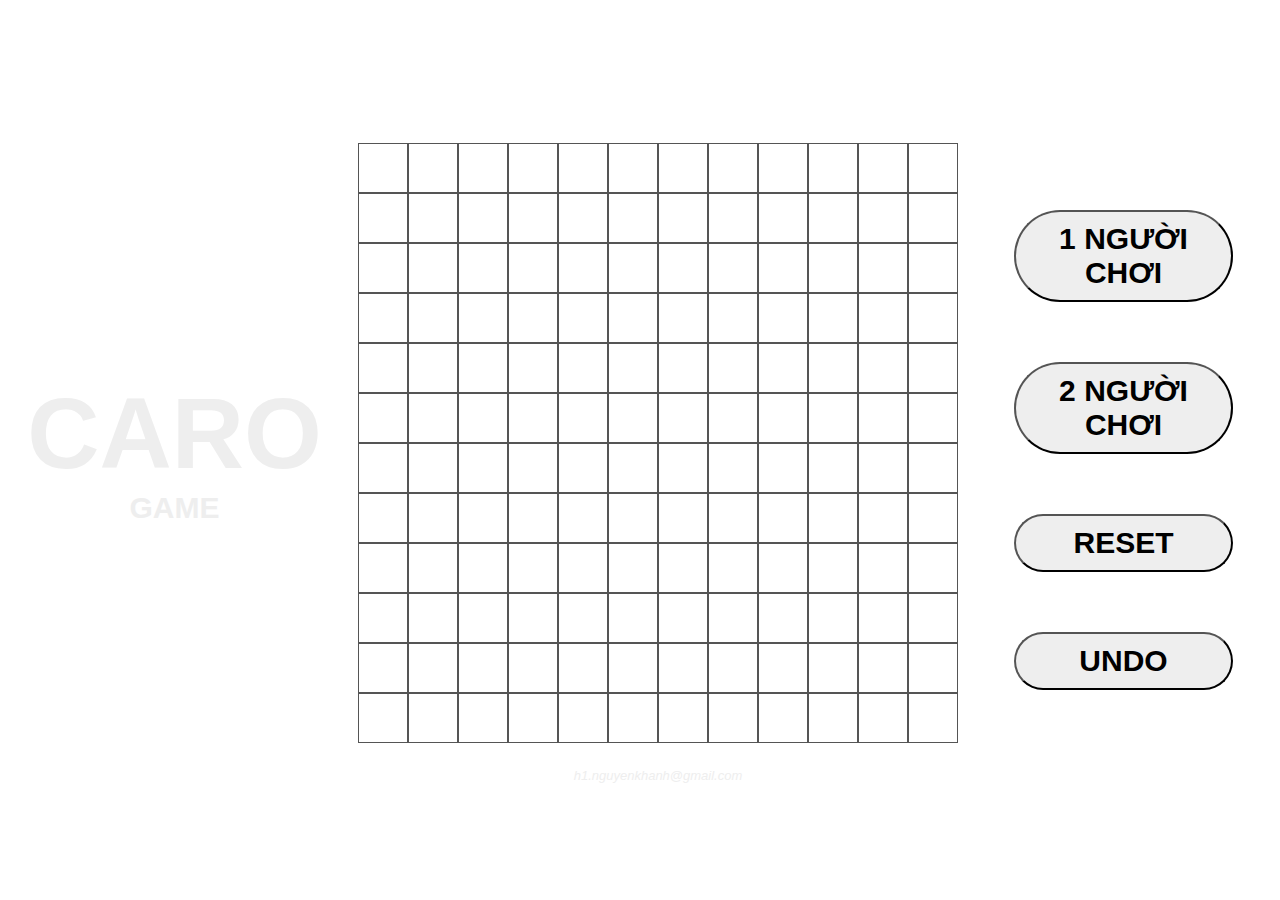
<file: ai-caro-game/index.html>
<!DOCTYPE html>
<html lang="en">

<head>
    <meta charset="UTF-8">
    <meta name="viewport" content="width=device-width, initial-scale=1.0">
    <meta http-equiv="X-UA-Compatible" content="ie=edge">
    <title>Document</title>
    <script src="https://ajax.googleapis.com/ajax/libs/jquery/3.4.1/jquery.min.js"></script>
    <link rel="stylesheet" href="caro10x10.css">
</head>

<body>
    <div id="title">
        <h1>caro</h1>
        <h2>game</h2>
    </div>
    <div id="gameScreen">
        <div id="chessBoard"></div>
        <i>h1.nguyenkhanh@gmail.com</i>
    </div>
    <div id="option">
        <button id="onePlayer">1 Người chơi</button>
        <button id="twoPlayer">2 Người chơi</button>
        <button id="reset">reset</button>
        <button id="undo">undo</button>
    </div>
    <script src="caro10x10.js"></script>
</file>
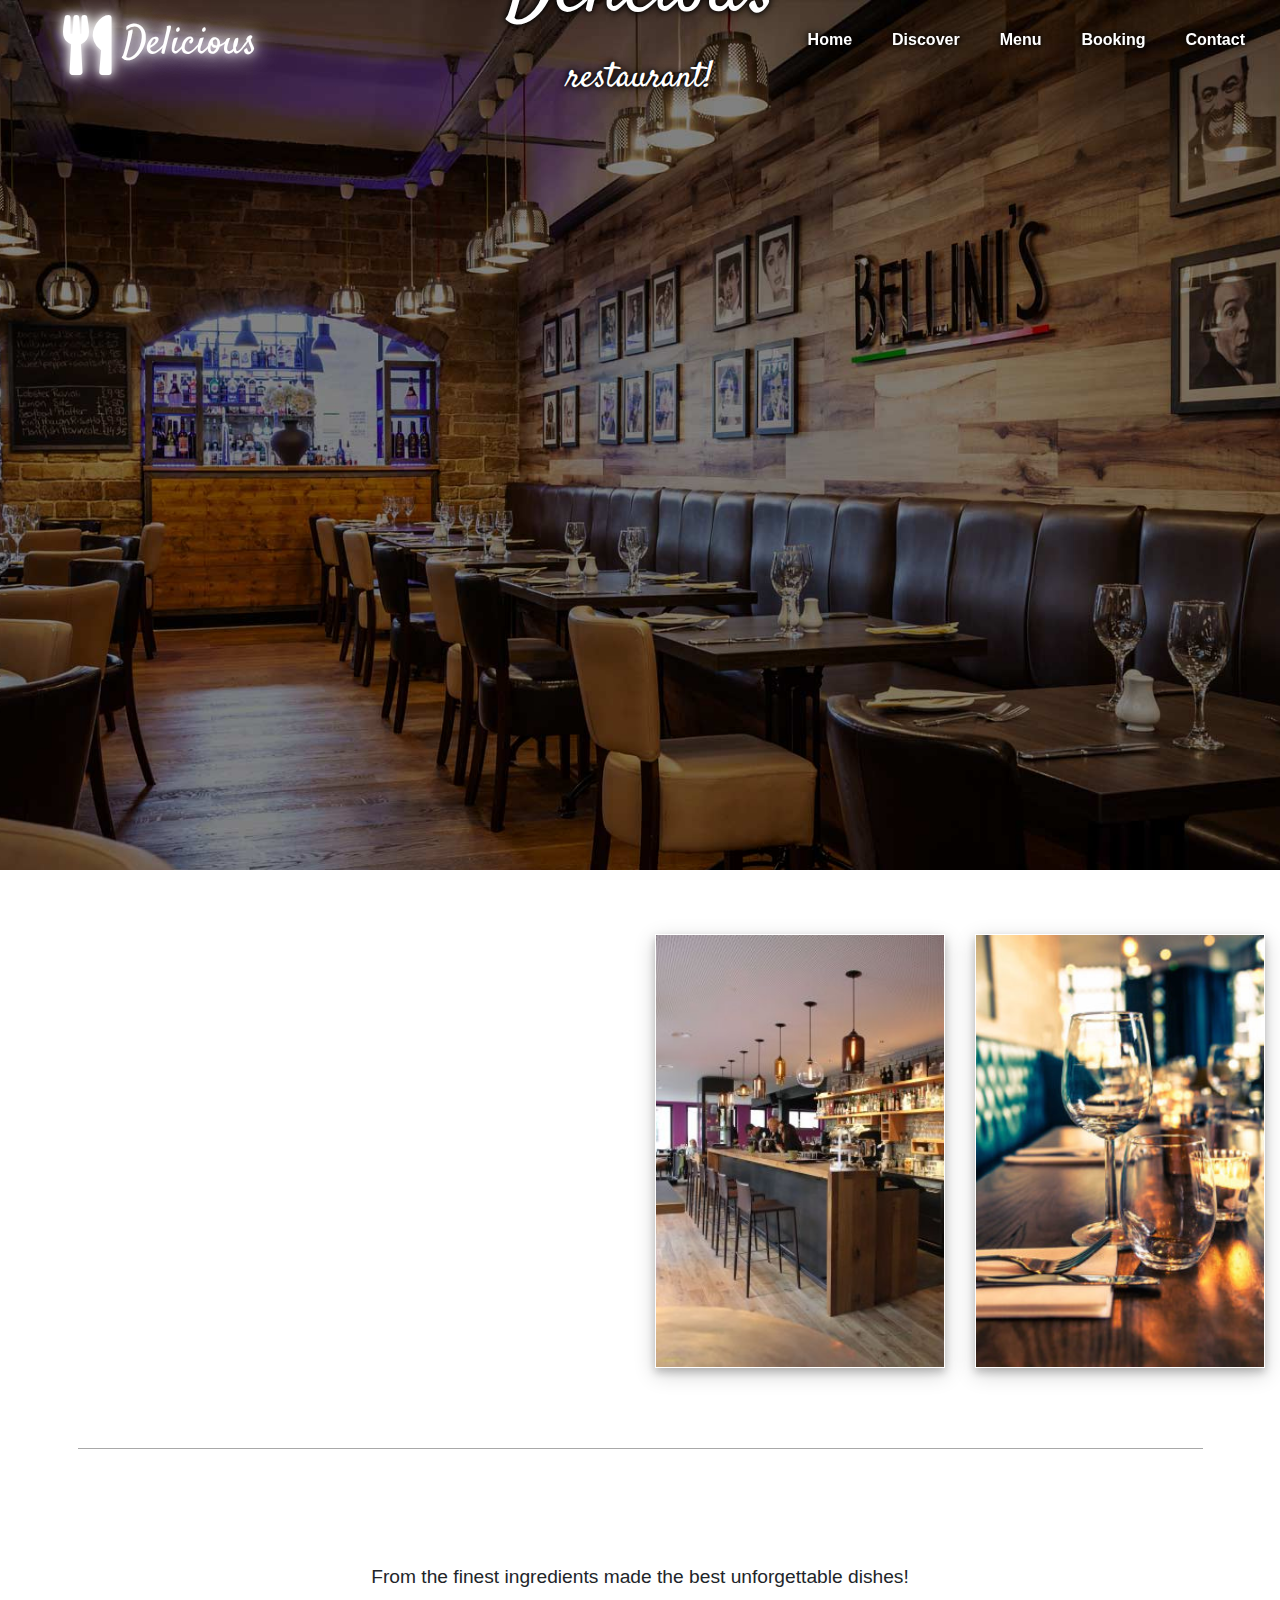
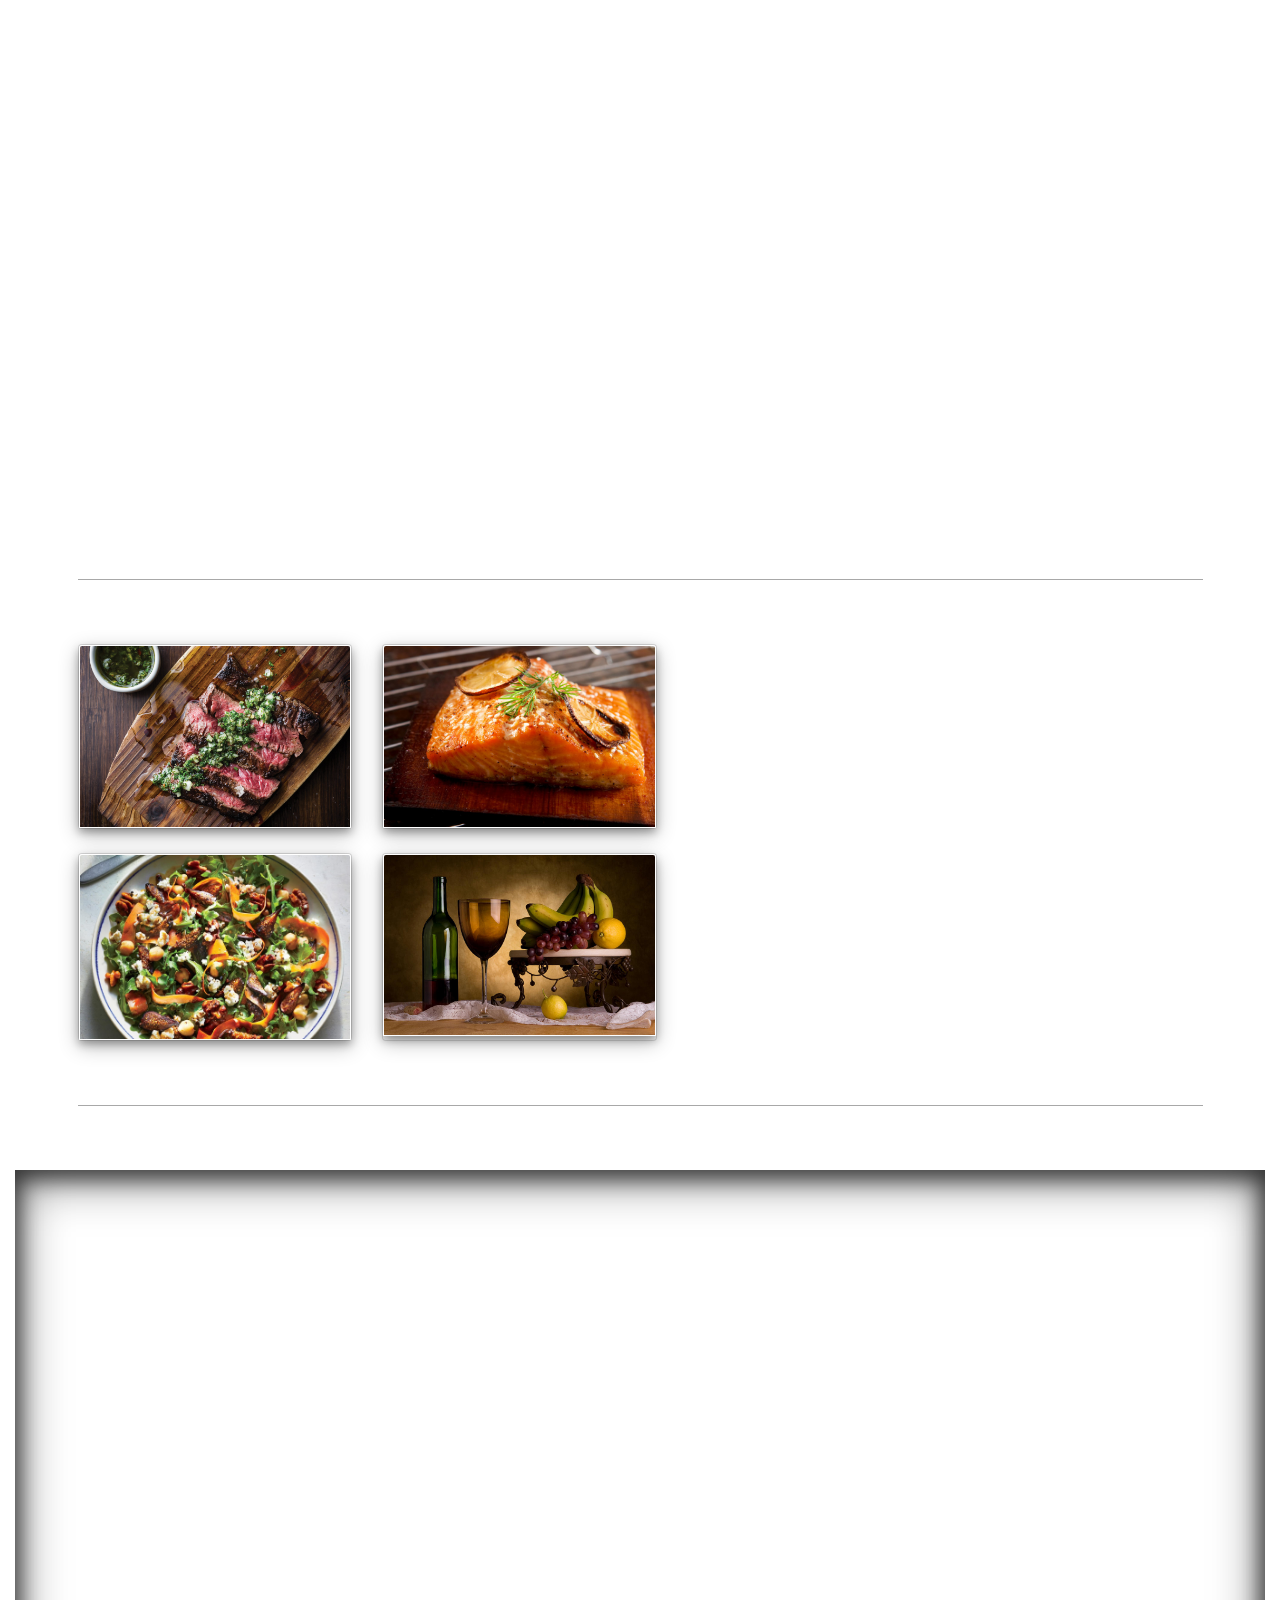
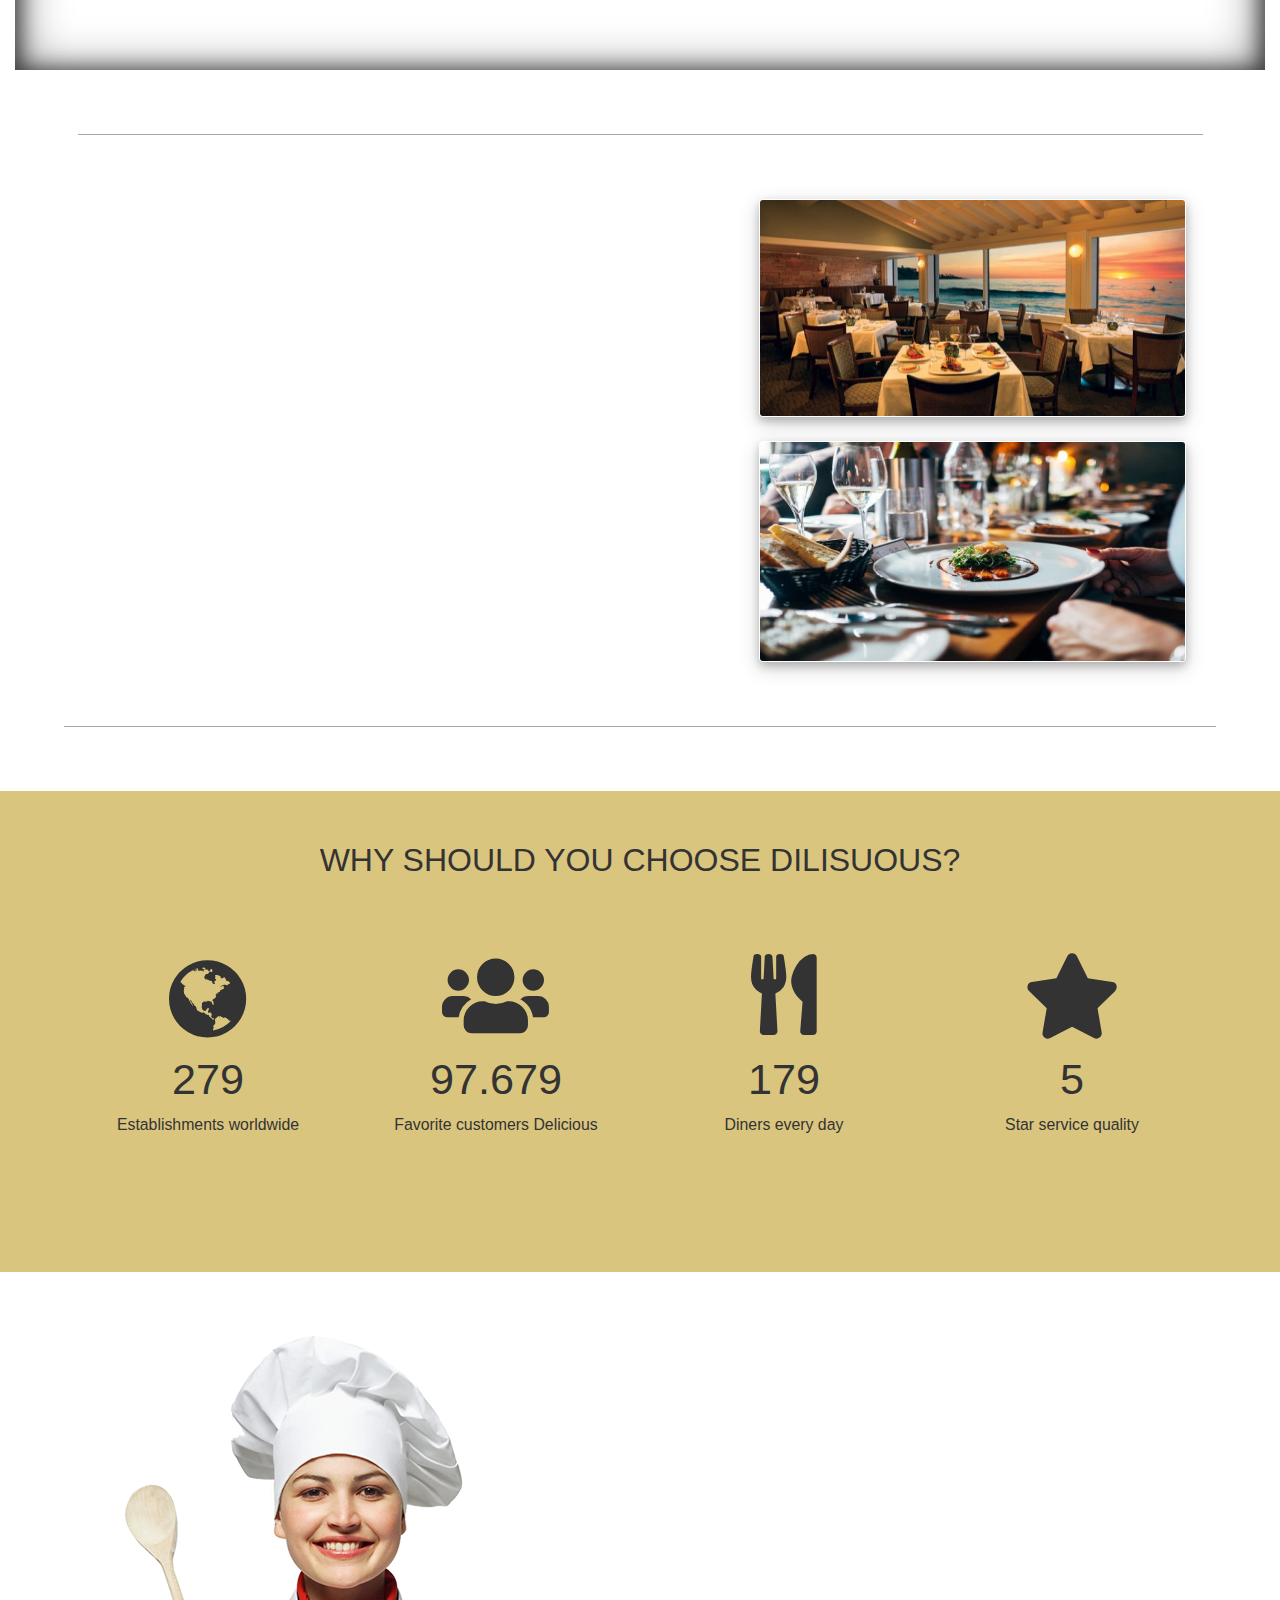
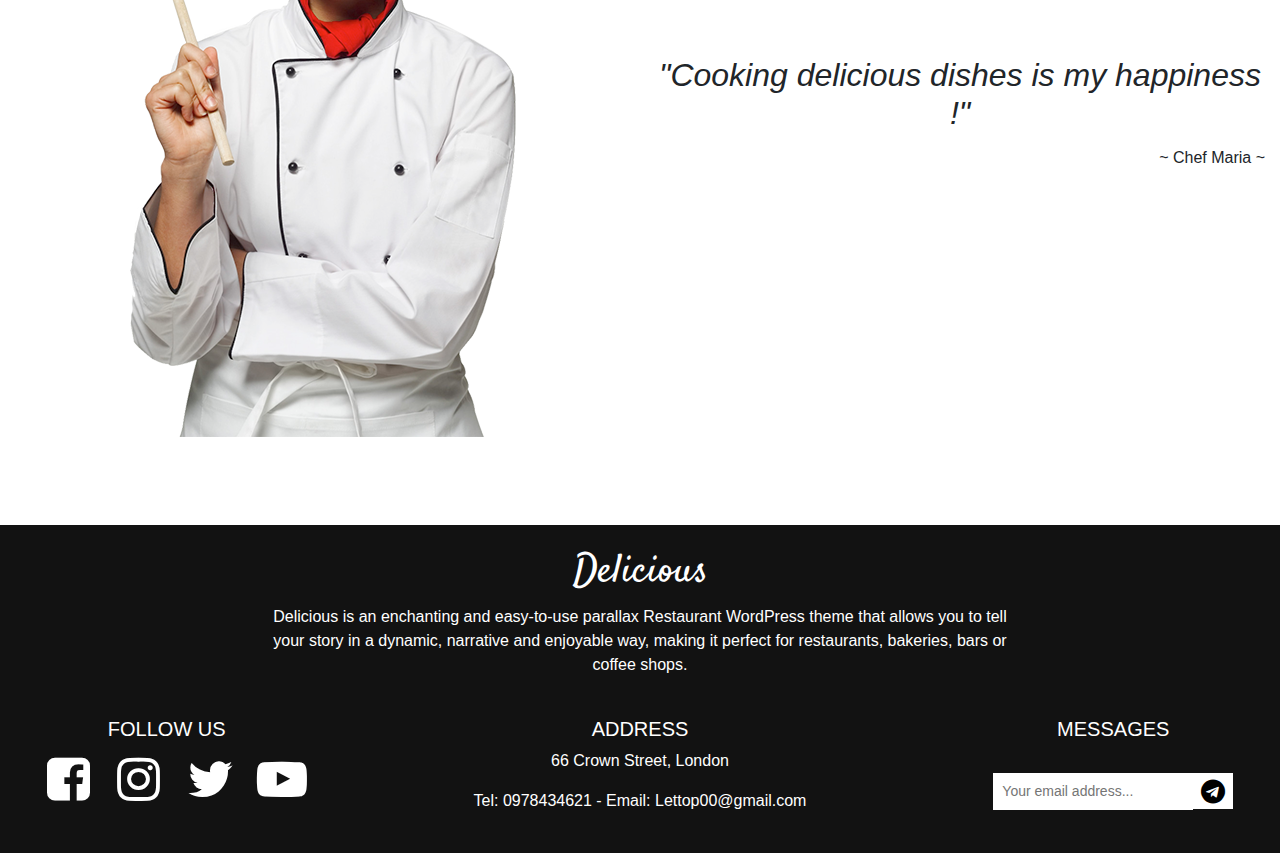
<file: project-fe-1/index.html>
<!DOCTYPE html>
<html lang="en">
<head>
    <meta charset="UTF-8">
    <meta name="viewport" content="width=device-width, initial-scale=1.0">
    <meta http-equiv="X-UA-Compatible" content="ie=edge">
    <title>Delicious Restaurant</title>
    <link rel="shortcut icon" href="./images/icon.PNG">
    <link rel="stylesheet" href="./css/bootstrap.css">
    <link rel="stylesheet" href="./css/style.css">
    <link rel="stylesheet" href="./css/all.css">
    <link rel="stylesheet" href="https://fonts.googleapis.com/css?family=Satisfy">
    <link  rel="stylesheet" href="https://fonts.googleapis.com/css?family=Lobster">
    <link rel="stylesheet" href="https://cdnjs.cloudflare.com/ajax/libs/font-awesome/4.7.0/css/font-awesome.min.css">
</head>
<body>
    <!-- Header -->
    <div id="background-header">
        <div id="header">
            <div class="container-fluid">
                <div class="row">
                    <div id="logo" class="col-lg-3 col-md-12 col-sm-12 d-flex justify-content-center">
                        <a href="index.html"><i id="icon" class="fas fa-utensils"></i></a>
                        <p><a href="index.html" id="logo-text"><span>Delicious</span></a></p> 
                    </div>
                    <span></span>
                    <ul id="menu" class="col-lg-9 col-md-12 col-sm-12 d-flex justify-content-center justify-content-lg-end h6">
                        <li class="menu-item"><a href="#background-header">Home</a></li>
                        <li class="menu-item"><a href="#discover">Discover</a></li>
                        <li class="menu-item has-sub-menu">
                            <a href="menu.html">Menu</a>
                            <ul class="sub-menu justify-content-between">
                                <li><a href="#">Beef</a></li>
                                <li id="space"></li>
                                <li><a href="#">Fish</a></li>
                            </ul>
                        </li>
                        <li class="menu-item"><a href="booking.html">Booking</a></li>
                        <li class="menu-item"><a href="#gofooter">Contact</a></li>
                    </ul>
                </div>  
            </div>
        </div>
        <div class="container-fluid">
            <div class="row">
                <div id="intro" class="col-sm-12 col-md-12 col-lg-12 d-flex align-items-center">
                    <p id="intro-text">Welcome to<br><span>Delicious</span><br>restaurant!</p>
                </div>
            </div>
        </div>
    </div>
    <!-- End Header -->

    <!-- Body -->
    <div class="container-fluid">
        <!-- Discover -->
        <div id="discover" class="row margint">
            <div id="story" class="col-sm-12 col-md-12 col-lg-6 d-flex flex-column justify-content-center align-items-center mb-3 ani">
                <h3>Our Story</h3>
                <br>
                <p>Delicious is a restaurant, bar and coffee roastery 
                    located on a busy corner site in Farringdon’s
                     Exmouth Market. With glazed frontage on two
                      sides of the building, overlooking the market
                       and a bustling London intersection.</p>
            </div>
            <div class="img-story col-6 col-lg-3 mb-3">
                <img src="./images/banner1.jpg" alt="">
            </div>
            <div class="img-story col-6 col-lg-3 mb-3"> 
                <img src="./images/banner2.jpg" alt="">
            </div>
        </div>
        <hr class="margint">
        <!-- Beaty -->
        <div id="beauty-foods" class="row mt-5">
            <div id="tripple-banner" class="col-12">
                <h3>The Beauty Of Foods</h3>
                <p>From the finest ingredients made the best unforgettable dishes!</p>
                <br>
                <div id="tripple-bg"></div>
            </div>
        </div>
        <hr class="margint">

        <!-- Menu -->
        <div id="menu" class="row margint ml-lg-5">
            <div id="menu-image" class="col-sm-12 col-md-12 col-lg-6">
                <div class="card-deck">
                        <div class="card">
                                <img src="./images/beef1.jpg" class="card-img-top img-item" alt="...">
                        </div>
                        <div class="card">
                                <img src="./images/fish1.jpg" class="card-img-top img-item" alt="...">
                        </div> 
                </div>
                <div class="card-deck mt-4">
                        <div class="card">
                                <img src="./images/salad1.jpg" class="card-img-top img-item" alt="...">
                        </div>
                        <div class="card">
                                <img src="./images/wine1.jpg" class="card-img-top img-item " alt="...">
                        </div>
                </div>
            </div>
            <div id="menu-text" class="col-sm-12 col-md-12 col-lg-6 d-flex flex-column justify-content-center align-items-center margint  ani"> 
                <h3>Menu</h3>
                <br>
                <p>For those with pure food indulgence in mind, 
                    come next door and sate your desires with our 
                    ever changing internationally and seasonally 
                    inspired small plates.  We love food, lots of
                     different food, just like you.</p>
            </div>

        </div>
        <hr class="margint">
        <!-- Beaty2 -->
        <div id="beauty-foods" class="row margint">
            <div id="tripple-banner" class="col-12">
                <div id="tripple2-bg"></div>
            </div>
        </div> 
        <!-- Discover-bottom -->
        <hr class="margint">

        <div id="discover" class="row">
            <div id="story" class="col-sm-12 col-md-12 col-lg-6 d-flex flex-column justify-content-center align-items-center mb-3 margint  ani">
                <h3>Cuisine</h3>
                <br>
                <p class="w9">We promise an intimate and relaxed dining
                     experience that offers something different 
                     to local and foreign patrons and ensures you
                      enjoy a memorable food experience every time.</p>
            </div>
            <div class="col-sm-12 col-md-12 col-lg-6 d-flex flex-column justify-content-center align-items-center margint">  
                <img src="./images/dinner2.jpg" alt="" class="card d-img ml-lg-4">   
                <img src="./images/dinner1.jpg" alt="" class="card d-img ml-lg-4 mt-4">
            </div>
        </div> 
    </div>
    <hr class="margint">

    <!-- wwhy -->
    <div class="why margint">
        <div class="container-fluid1">
            <div class="row mb-4">
                <div class="col-12">
                    <h2>Why should you choose Dilisuous?</h2>
                </div>
            </div>
            <div class="row">
                <div class="boxWhy col-sm-12 col-md-3 col-lg-3 mt-3 d-flex flex-column justify-content-center align-items-center">
                    <i class="fa fa-globe mb-3" style="font-size: 100px !important;"></i>
                    <div class="mt-3">
                        <h3>279</h3>
                        <p>Establishments worldwide</p>
                    </div>
                </div>
                <div class="boxWhy col-sm-12 col-md-3 col-lg-3 mt-3 d-flex flex-column justify-content-center align-items-center">
                    <i class='fas fa-users mb-3' style="font-size: 95px !important;"></i>
                    <div class="mt-3">
                        <h3>97.679</h3>
                        <p>Favorite customers Delicious</p>
                    </div>
                </div>
                <div class="boxWhy col-sm-12 col-md-3 col-lg-3 mt-3 d-flex flex-column justify-content-center align-items-center">
                    <i class="fas fa-utensils mb-3" style="font-size: 90px !important;"></i>
                    <div class="mt-3">       
                        <h3>179</h3>
                        <p>Diners every day</p>
                    </div>
                </div>
                <div class="boxWhy col-sm-12 col-md-3 col-lg-3 mt-3 d-flex flex-column justify-content-center align-items-center">
                    <i class="fas fa-star mb-3" style="font-size: 95px !important;"></i>
                    <div class="mt-3">
                        <h3>5</h3>
                        <p>Star service quality</p>
                    </div>
                </div>
            </div>
        </div>
    </div>
    <!-- chef -->
    <div class="container-fluid chef margint">
        <div class="row">
            <div class="col-sm-12 col-md-6 col-lg-6 mb-4">
                <img src="./images/chef1.png" alt="">
            </div>
            <div class="col-sm-12 col-md-6 col-lg-6 d-flex flex-column justify-content-center align-items-center mt-4 mb-4">
                <h2>
                    <i>"Cooking delicious dishes is my happiness !"</i>
                    <br>
                    <p>~ Chef Maria ~</p>
                </h2>
            </div>
        </div>
    </div>
    <!-- End Body -->

    <!-- Footer -->
    <div id="gofooter" class="container-fluid footer margint p-4">
        <div class="row">
            <div class="col-12 d-flex flex-column justify-content-center align-items-center footer-top">
                <h3>Delicious</h3>
                <p>Delicious is an enchanting and easy-to-use
                     parallax Restaurant WordPress theme 
                     that allows you to tell your story in
                      a dynamic, narrative and enjoyable way,
                       making it perfect for restaurants, 
                       bakeries, bars or coffee shops.
                </p>
            </div>
        </div>
        <div class="row mt-4">
            <div class="bottom-left col-sm-12 col-md-4 col-lg-3">
                <h5>FOLLOW US</h5>
                <div class="d-flex justify-content-center">
                    <a href="#"><i class="fa fa-facebook-square"></i></a>
                    <a href="#"><i class="fa fa-instagram"></i></a>
                    <a href="#"><i class="fa fa-twitter"></i></a>
                    <a href="#"><i class="fa fa-youtube-play"></i></a>
                </div>
            </div>
            <div class="bottom-middle col-sm-12 col-md-4 col-lg-6">
                <div class="d-flex flex-column justify-content-center align-items-center">
                    <h5>ADDRESS</h5>
                    <p>66 Crown Street, London</p>
                    <P>Tel: 0978434621 - Email: Lettop00@gmail.com</P>
                </div>
            </div>
            <div class="bottom-right col-sm-12 col-md-4 col-lg-3">
                <div class="d-flex flex-column justify-content-center align-items-center">
                    <h5>MESSAGES</h5>
                    <br>
                    <form action="" class="d-flex justify-content-center align-items-center input-group">
                        <input type="email" placeholder="Your email address... ">
                        <button>
                                <i class="fa fa-telegram" style="font-size:24px !important; color: #000; margin: 0;"></i>
                        </button>
                    </form>
                </div>
            </div>
        </div>
    </div>
    <!-- End Footer -->
    <script>
        document.addEventListener('DOMContentLoaded', function(){
            var header = document.getElementById('header');
            var discover = document.getElementById('discover');
            var a = document.querySelectorAll('#header a');
            var i = document.querySelector('#header a i');
            var checkHeader = 'duoi'
            var intro = document.getElementById('intro');
            var intro_text = document.getElementById('intro-text');    
            var beauty = document.querySelector('#beauty-foods h3');
            var checkBeauty = 'duoi';
            var fixEnd = 1000;
            var ani = document.getElementsByClassName('ani');
            var checkAni = 'duoi';
            intro.classList.add('down');
            intro_text.classList.add('hienra');
            window.addEventListener('scroll', function(){
                if(window.pageYOffset > discover.offsetTop - 150 /* && window.pageYOffset < discover.offsetTop + fixEnd */) {
                    if(checkHeader==='duoi') {
                        header.classList.add('changeHeader');
                        for(var x of a) {
                            x.classList.add('colorBlack');
                        }
                        i.classList.add('colorBlack');
                        checkHeader='tren';
                    }
                }
                else {
                    if(checkHeader==='tren' /* || window.pageYOffset > discover.offsetTop + fixEnd */) {
                        header.classList.remove('changeHeader');
                        for(var x of a) {
                            x.classList.remove('colorBlack')
                        }
                        i.classList.remove('colorBlack');
                        checkHeader='duoi';
                    }
                }
                
                //beauty
                if(window.pageYOffset >= beauty.offsetTop + 1350 ) {
                    if(checkBeauty === 'duoi') {
                        beauty.classList.add('big');
                        checkBeauty = 'tren';
                    }
                }

                //ani 
                for(x of ani) {
                    if(window.pageYOffset >= x.offsetTop-400 && Array.from(x.classList).indexOf('ani-move') === -1 && window.pageYOffset < x.offsetTop + 200) {
                            console.log('them');
                            x.classList.add('ani-move');
                            
                    }
                    else if (window.pageYOffset < x.offsetTop-700 || window.pageYOffset > x.offsetTop +300) {
                        if(Array.from(x.classList).indexOf('ani-move') !== -1) {
                            console.log('xoa');
                            x.classList.remove('ani-move');
                            
                        }
                        
                    }
                }
                
            })
        }, false);
    </script>
</body>
</html>
</file>
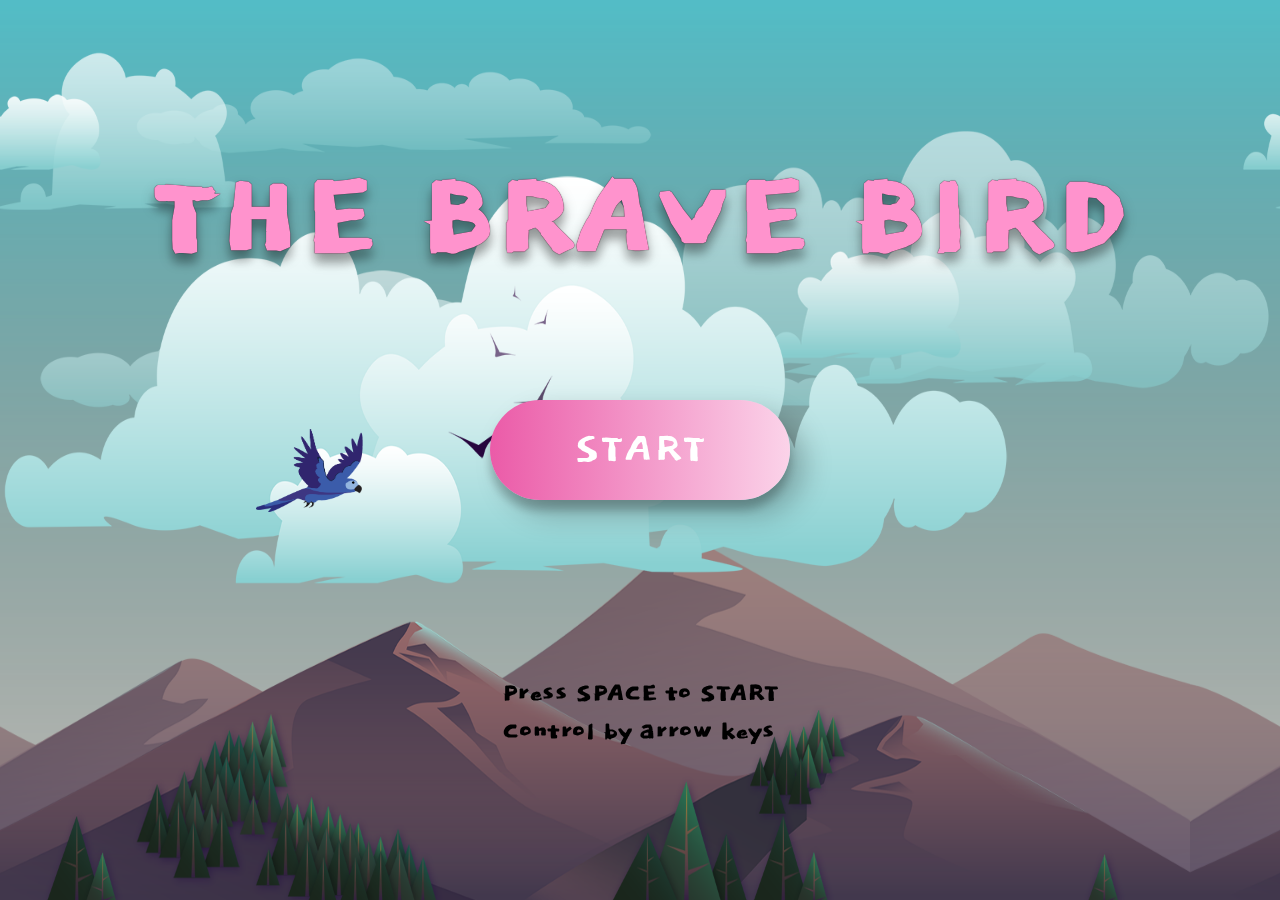
<file: project-fe-2/index.html>
<!DOCTYPE html>
<html lang="en" user-scalable=false>

<head>
    <meta charset="UTF-8">
    <meta name="viewport" content="width=device-width, initial-scale=1.0">
    <meta http-equiv="X-UA-Compatible" content="ie=edge">
    <title>The Brave Bird</title>
    <link rel="stylesheet" href="bird.css">
</head>

<body>
    <div class="start-screen">
        <h1>The Brave Bird</h1>
        <button class="start-button shadow-active">START</button>
        <p>
            <span>Press SPACE to START</span>
            <br>
            <span>Control by arrow keys</span>
        </p>
    </div>
    <div class="point-screen">0</div>
    <div class="over-screen">
        <h1>GAME OVER</h1>
        <h2 class="total-point">0</h2>
        <button class="again-button">Try Again</button>
        <p>Have fun !!!</p>
    </div>
    <canvas id="game-screen">
    </canvas>
    <script src="bird.js"></script>
    
</body>

</html>
</file>
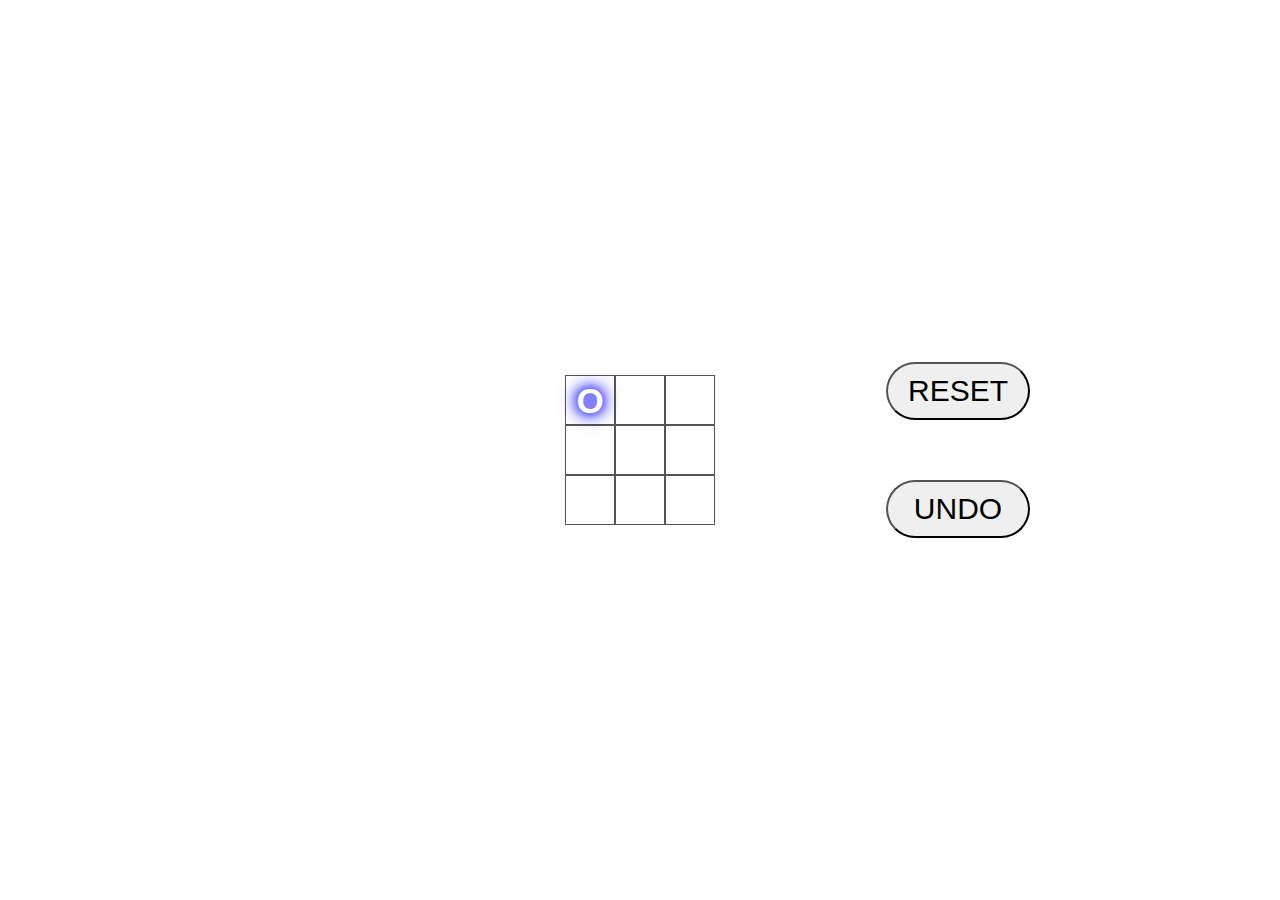
<file: ai-caro-game/caro3x3.html>
<!DOCTYPE html>
<html lang="en">

<head>
    <meta charset="UTF-8">
    <meta name="viewport" content="width=device-width, initial-scale=1.0">
    <meta http-equiv="X-UA-Compatible" content="ie=edge">
    <title>Document</title>
    <script src="https://ajax.googleapis.com/ajax/libs/jquery/3.4.1/jquery.min.js"></script>

    <style>
        * {
            margin: 0;
            padding: 0;
            font-family: 'Segoe UI', Tahoma, Geneva, Verdana, sans-serif;
            text-transform: uppercase;
        }

        body {
            display: flex;
            align-items: center;
            justify-content: center;
            height: 100vh;
            overflow: hidden;
            background-image: url('https://images.unsplash.com/photo-1531956468651-8fc931f28a9b?ixlib=rb-1.2.1&ixid=eyJhcHBfaWQiOjEyMDd9&auto=format&fit=crop&w=2023&q=80');
            background-size: cover;
            background-position: center;
            background-attachment: fixed;
        }

        #chessBoard {
            margin: auto;
            box-shadow: 0 0 5px inset #fff;
            /* background-color: rgba(255, 255, 255, 0.247); */
            -webkit-touch-callout: none;
            /* iOS Safari */
            -webkit-user-select: none;
            /* Safari */
            -khtml-user-select: none;
            /* Konqueror HTML */
            -moz-user-select: none;
            /* Firefox */
            -ms-user-select: none;
            /* Internet Explorer/Edge */
            user-select: none;
            /* Non-prefixed version, currently
             supported by Chrome and Opera */
        }

        .box {
            width: 50px;
            height: 50px;
            float: left;
            background-color: transparent;
            border: 0.5px solid #555;
            line-height: 50px;
            text-align: center;
            box-sizing: border-box;
            font-size: 35px;
            font-weight: 600;
            color: #fff;
            pointer-events: stroke;
        }

        .box:hover {
            background-color: rgba(255, 255, 255, 0.15);
        }

        .green {
            text-shadow: 0 0 10px #fff, 0 0 5px rgb(0, 255, 0), 0 0 10px rgb(0, 255, 0), 0 0 15px rgb(0, 255, 0), 0 0 20px rgb(0, 255, 0);
        }

        .blue {
            text-shadow: 0 0 10px #fff, 0 0 5px rgb(0, 0, 255), 0 0 10px blue, 0 0 15px blue, 0 0 20px blue;
        }

        button {
            border-radius: 999px;
            font-size: 30px;
            padding: 10px 20px;
            outline: none;
            margin: 30px 0;
        }

        #container {
            display: flex;
            flex-direction: column;
            position: absolute;
            right: 250px;
        }
    </style>
</head>

<body>
    <div id="chessBoard"></div>
    <div id="container">
        <button class="reset">reset</button>
    <button class="undo">undo</button>
    </div>
    <script>
        //Game start
        var ready = 1;
        var row = 3;
        var col = 3;
        var move = 2;
        var boxs = document.getElementsByClassName('box');
        var player = 'X';
        var com = 'O';

        //Khởi tạo mảng lưu giá trị
        var board = new Array();
        var stack = [];
        for (var i = 1; i <= row; i++) {
            board[i] = new Array();
            for (var j = 1; j <= col; j++) {
                board[i][j] = '';
            }
        }

        //Vẽ bàn cờ
        var table = document.getElementById('chessBoard');
        for (var i = 1; i <= row; i++) {
            for (var j = 1; j <= col; j++) {
                table.innerHTML = table.innerHTML + `<div class="box _${i}${j}" data-row="${i}" data-col="${j}"></div>`;
            }
            table.innerHTML = table.innerHTML + '</br>'
        }


        var comMove = findMove(board);            
            board[comMove.r][comMove.c] = com;
            $(`._${comMove.r}${comMove.c}`).html(com);
            $(`._${comMove.r}${comMove.c}`).addClass('blue');
            stack.push({ r: comMove.r, c: comMove.c })
            move++;
        // draw X, O và gán giá trị vào mảng, check
        $('.box').click(function () {
            if ($(this).html() !== '' || ready == 0) {
                return false;
            }
            var currentRow = parseInt(this.dataset.row);
            var currentCol = parseInt(this.dataset.col);
            stack.push({ r: currentRow, c: currentCol })
            if (move % 2 !== 0) {
                $(this).html(player);
                $(this).addClass('green');
                board[currentRow][currentCol] = player;
                move++;
            }
            else {
                $(this).html(com);
                $(this).addClass('blue');
                board[currentRow][currentCol] = com;
                move++;
            }

            if(findMove(board)) {
                var comMove = findMove(board);            
            board[comMove.r][comMove.c] = com;
            $(`._${comMove.r}${comMove.c}`).html(com);
            $(`._${comMove.r}${comMove.c}`).addClass('blue');
            stack.push({ r: comMove.r, c: comMove.c })
            move++;
            }

            // checkWin
            var winner = checkWin(board);
            if (winner) {
                if (winner == player) {
                    setTimeout(() => {
                        alert(player + ' win!!!');
                    }, 1);
                }
                if (winner == com) {
                    setTimeout(() => {
                        alert(com + ' win!!!');
                    }, 1);
                }
                ready = 0;
            }

            if (checkTie(board) && winner == undefined) {
                setTimeout(() => {
                    alert('Game Tie!!!');
                }, 1);
            }
        });
        $('.undo').click(function () {
            if (ready == 1) {
                undo();
                setTimeout(() => { undo() }, 200)
            }
        })
        $('.reset').click(reset)

        function undo() {
            var outBoard = stack.pop();
            if (outBoard) {
                board[outBoard.r][outBoard.c] = '';
                if ($(`._${outBoard.r}${outBoard.c}`).html() == player) {
                    $(`._${outBoard.r}${outBoard.c}`).removeClass('green');
                }
                if ($(`._${outBoard.r}${outBoard.c}`).html() == com) {
                    $(`._${outBoard.r}${outBoard.c}`).removeClass('blue');
                }
                $(`._${outBoard.r}${outBoard.c}`).html('');
            }
        }

        function reset() {
            ready = 1;
            move = 1;
            stack = [];
            for (var i = 1; i <= row; i++) {
                for (var j = 1; j <= col; j++) {
                    board[i][j] = '';
                    if ($(`._${i}${j}`).html() == player) {
                        $(`._${i}${j}`).removeClass('green');
                    }
                    if ($(`._${i}${j}`).html() == com) {
                        $(`._${i}${j}`).removeClass('blue');
                    }
                    $(`._${i}${j}`).html('')
                }
            }
        }

        function checkBoardEmpty(board) {
            for (var i = 1; i <= row; i++) {
                for (var j = 1; j <= col; j++) {
                    if(board[i][j] !== '') {
                        return false;
                    }
                }
            }
            return true;
        }

        function checkTie(board) {
            for (var i = 1; i <= row; i++) {
                for (var j = 1; j <= col; j++) {
                    if (board[i][j] == '') {
                        return false;
                    }
                }
            }
            return true;
        }

        function checkWin(board) {
            for (var i = 1; i <= row; i++) {
                for (var j = 1; j <= col; j++) {
                    if (board[i][j] !== '') {
                        //Check dọc
                        if (i <= row - 2) {
                            if (board[i][j] == player && board[i + 1][j] == player && board[i + 2][j] == player) {
                                return player;
                            }
                            if (board[i][j] == com && board[i + 1][j] == com && board[i + 2][j] == com) {
                                return com;
                            }
                        }

                        //Check ngang
                        if (j <= col - 2) {
                            if (board[i][j] == player && board[i][j + 1] == player && board[i][j + 2] == player) {
                                return player
                            }
                            if (board[i][j] == com && board[i][j + 1] == com && board[i][j + 2] == com) {
                                return com
                            }
                        }

                        //Check chéo phải
                        if (i <= row - 2 && j <= col - 2) {
                            if (board[i][j] == player && board[i + 1][j + 1] == player && board[i + 2][j + 2] == player) {
                                return player
                            }
                            if (board[i][j] == com && board[i + 1][j + 1] == com && board[i + 2][j + 2] == com) {
                                return com
                            }
                        }

                        //Check chéo trái
                        if (i <= row - 2 && j >= 3) {
                            if (board[i][j] == player && board[i + 1][j - 1] == player && board[i + 2][j - 2] == player) {
                                return player
                            }
                            if (board[i][j] == com && board[i + 1][j - 1] == com && board[i + 2][j - 2] == com) {
                                return com
                            }
                        }
                    }
                }
            }
        };
        function minimax(board, depth, isPlayer, alpha, beta) {
            
            
            var winner = checkWin(board);
            if(winner === com) {
                return 100 - depth;
            }
            if(winner === player) {
                return -100 + depth;
            }
            if(checkTie(board)===true) {
                return 0;
            }
            if(isPlayer === com) {
                var maxValue = -1000;
                for(var i = 1; i <= row; i++) {
                    for(var j = 1; j <= col; j++) {
                        if(board[i][j] === '') {
                            board[i][j] = com;
                            var moveValue = minimax(board, depth + 1, player, alpha, beta);
                            board[i][j] = '';
                            if(moveValue > maxValue) {
                                maxValue = moveValue;
                            }
                            if(alpha < maxValue) {
                                alpha = maxValue;
                            }
                            if(beta <= alpha) {
                                return alpha;
                            }
                        }
                    }
                }
                return maxValue;
            }
            if(isPlayer === player) {
                var minValue = 1000;
                for(var i = 1; i <= row; i++) {
                    for(var j = 1; j <= col; j++) {
                        if(board[i][j] === '') {
                            board[i][j] = player;
                            var moveValue = minimax(board, depth + 1, com, alpha, beta);
                            board[i][j] = '';
                            if(moveValue < minValue) {
                                minValue = moveValue;
                            }
                            if(beta > minValue) {
                                beta = minValue;
                            }
                            if(beta <= alpha) {
                                return beta;
                            }
                        }
                    }
                }                
                return minValue;
            }
        }
        function findMove(board) {
            if(checkTie(board)) {
                return false;
            }
            if(checkBoardEmpty(board)) {
                var r = Math.round(Math.random() * (row - 1)) + 1;
                var c = Math.round(Math.random() * (col - 1)) + 1;
                return {r: r, c: c};
            }
            var max = -1000;
            var move;
            for(var i = 1; i <= row; i++) {
                for(var j = 1; j <= col; j++) {
                    if(board[i][j]=='') {
                        board[i][j] = com;
                        var moveValue = minimax(board, 0, player, -100000, 100000);
                        board[i][j] = '';
                        if(moveValue > max) {
                            move = {r: i, c: j, v: moveValue};
                            max = moveValue;
                        }
                    }
                }
            }
            return move;
        }


        
        
    </script>
</file>
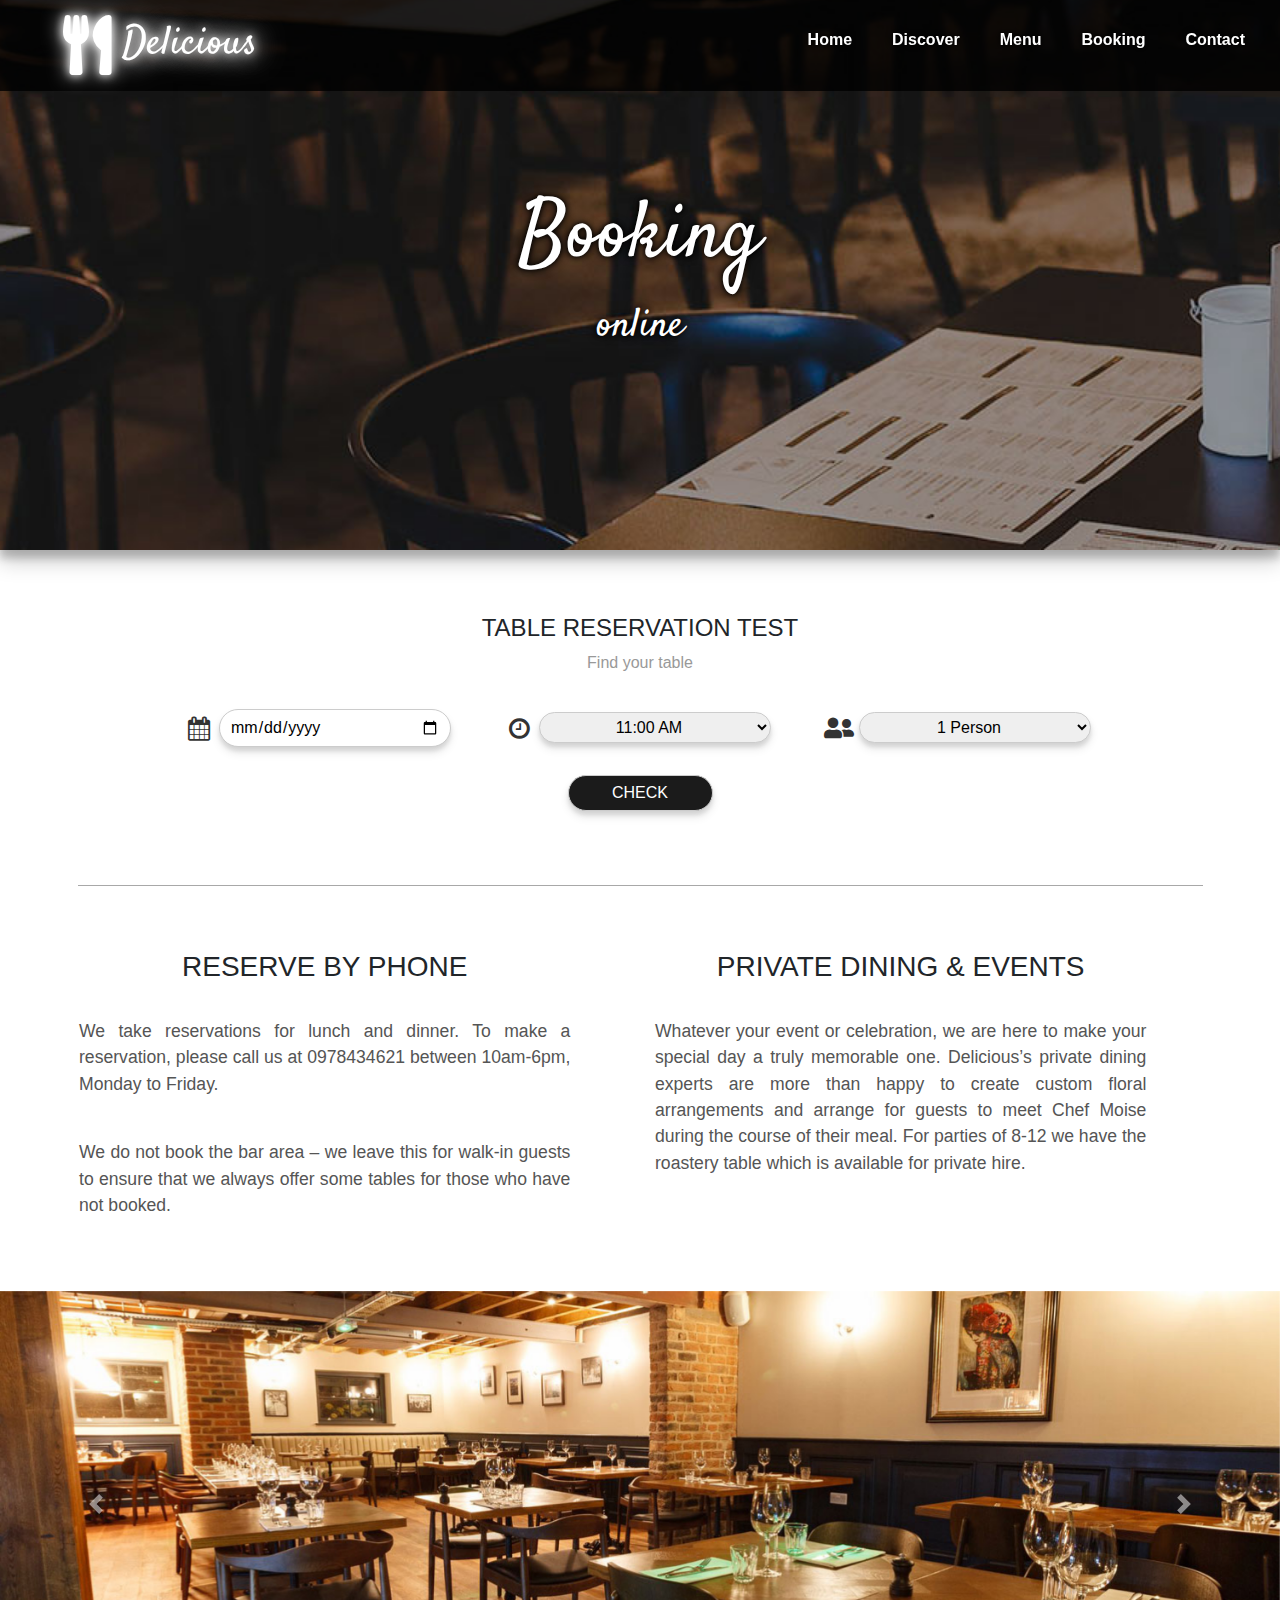
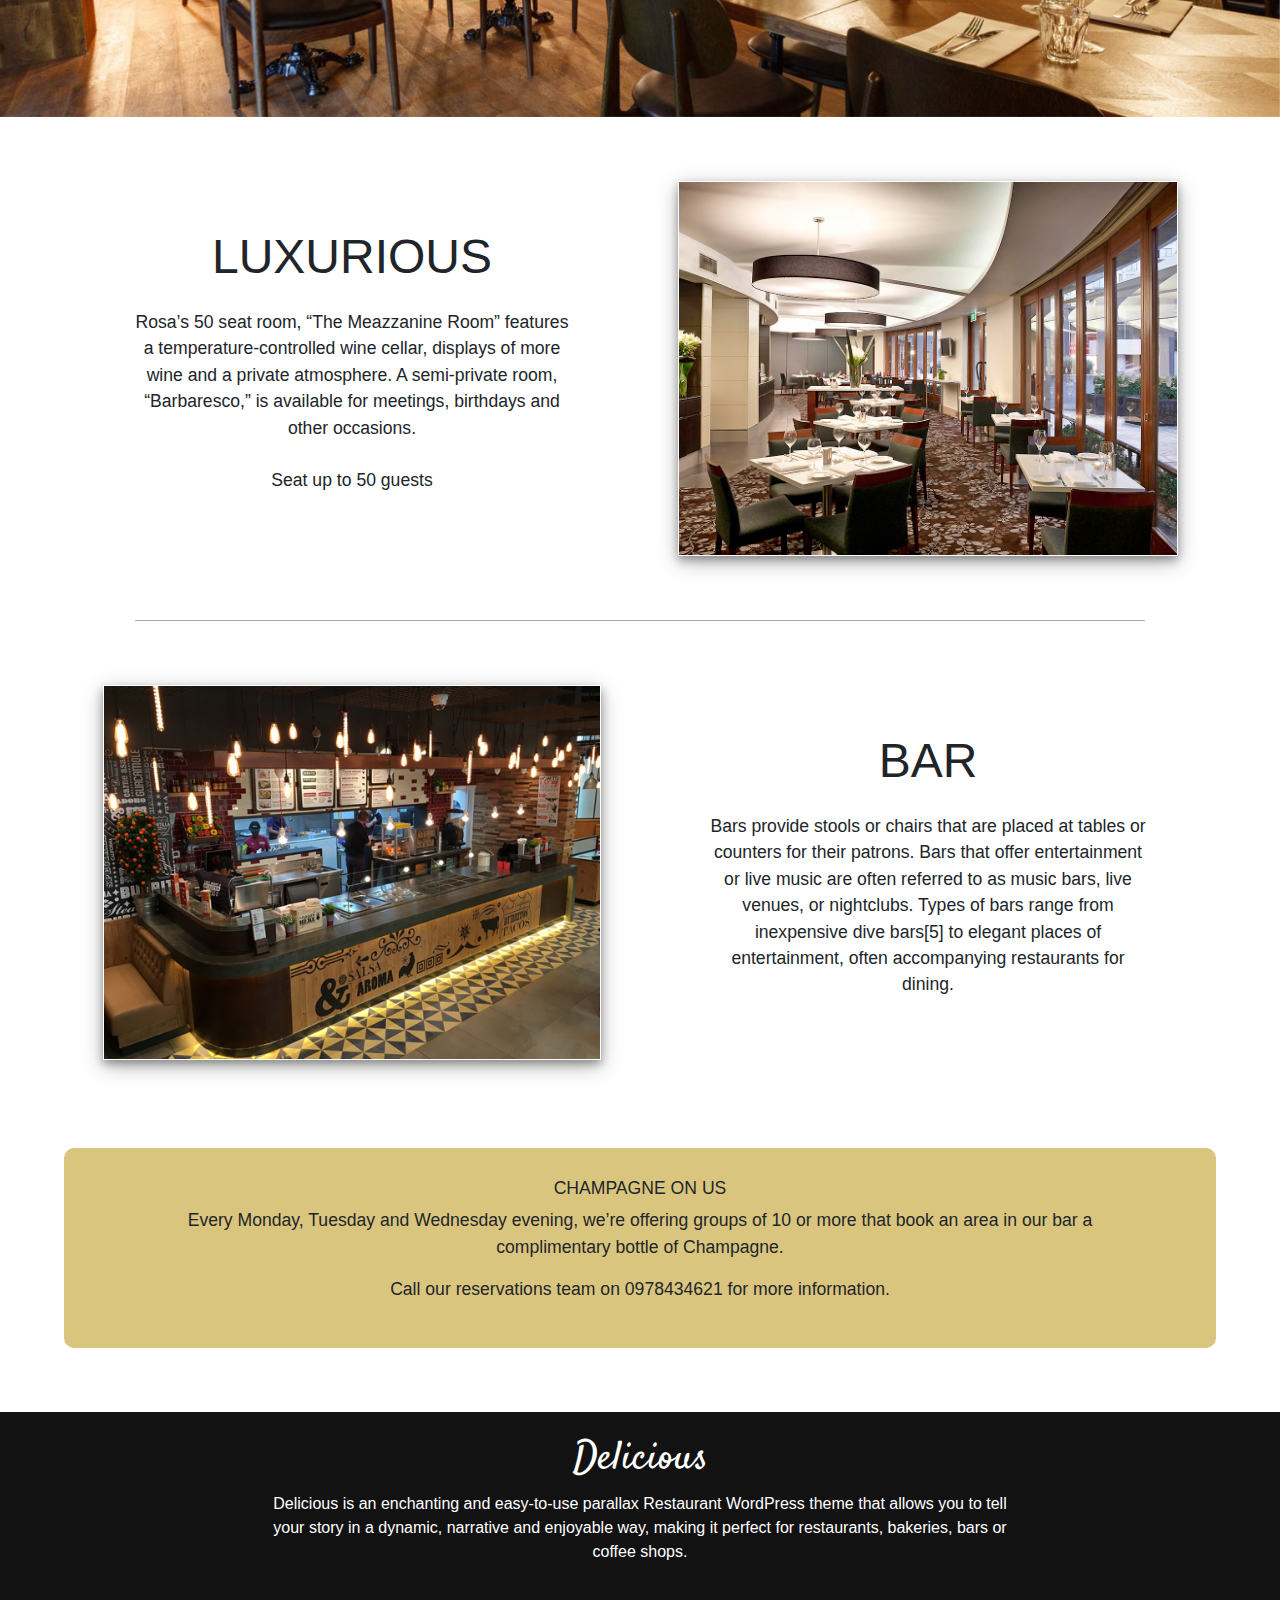
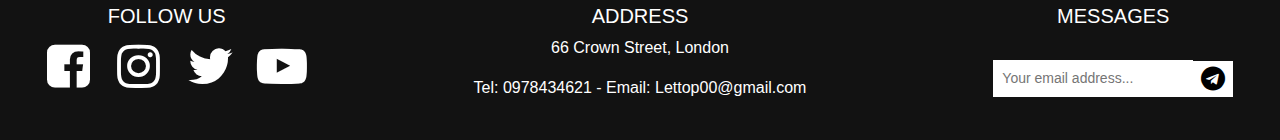
<file: project-fe-1/booking.html>
<!DOCTYPE html>
<html lang="en">
<head>
    <meta charset="UTF-8">
    <meta name="viewport" content="width=device-width, initial-scale=1.0">
    <meta http-equiv="X-UA-Compatible" content="ie=edge">
    <title>Delicious Restaurant</title>
    <link rel="shortcut icon" href="./images/icon.PNG">
    <link rel="stylesheet" href="./css/bootstrap.css">
    <link rel="stylesheet" href="./css/styleBooking.css">
    <link rel="stylesheet" href="./css/all.css">
    <link rel="stylesheet" href="https://fonts.googleapis.com/css?family=Satisfy">
    <link rel="stylesheet" href="https://fonts.googleapis.com/css?family=Lobster">
    <link rel="stylesheet" href="https://cdnjs.cloudflare.com/ajax/libs/font-awesome/4.7.0/css/font-awesome.min.css">
    <script src="./js/jquery-3.3.1.js"></script>
    <script src="./js/bootstrap.js"></script>
</head>
<body>
    <!-- Header -->
    <div id="background-header">
        <div id="header">
            <div class="container-fluid">
                <div class="row">
                    <div id="logo" class="col-lg-3 col-md-12 col-sm-12 d-flex justify-content-center">
                        <a href="index.html"><i id="icon" class="fas fa-utensils"></i></a>
                        <p><a href="index.html" id="logo-text"><span>Delicious</span></a></p> 
                    </div>
                    <ul id="menu" class="col-lg-9 col-md-12 col-sm-12 d-flex justify-content-center justify-content-lg-end h6">
                        <li class="menu-item"><a href="index.html">Home</a></li>
                        <li class="menu-item"><a href="index.html#discover">Discover</a></li>
                        <li class="menu-item has-sub-menu">
                            <a href="menu.html">Menu</a>
                            <ul class="sub-menu justify-content-between">
                                <li><a href="#">Beef</a></li>
                                <li id="space"></li>
                                <li><a href="#">Fish</a></li>
                            </ul>
                        </li>
                        <li class="menu-item"><a href="booking.html">Booking</a></li>
                        <li class="menu-item"><a href="#gofooter">Contact</a></li>
                    </ul>
                </div>  
            </div>
        </div>
        <div class="container-fluid">
            <div class="row">
                <div id="intro" class="col-sm-12 col-md-12 col-lg-12 d-flex align-items-center">
                    <p id="intro-text"><span>Booking</span><br>online</p>
                </div>
            </div>
        </div>
    </div>
    <!-- End Header -->

    <!-- Body -->
    <div class="container-fluid margint ">
        <div class="row">
            <div class="title-booking col-12 margint">
                <h4>TABLE RESERVATION TEST</h4>
                <p>Find your table</p>
            </div>
        </div>
        <form  onsubmit="return check()">
            <div class="row form d-flex justify-content-center mt-2">
                <div class=" col-sm-12 col-md-4 col-lg-3 d-flex justify-content-center align-items-center">
                    <i class="fa fa-calendar"></i>
                    <input type="date">
                </div>
                <div class="col-sm-12 col-md-4 col-lg-3 d-flex justify-content-center align-items-center">
                    <i class="fa fa-clock-o"></i>
                    <select class="option" name="" id="">
                        <option value="" disabled>Morning</option>
                        <option value="">11:00 AM</option>
                        <option value="">11:30 AM</option>
                        <option value="">12:00 PM</option>
                        <option value="">12:30 PM</option>
                        <option value="">1:00 PM</option>
                        <option value="" disabled></option>
                        <option value="" disabled>Afternoon</option>
                        <option value="">5:00 PM</option>
                        <option value="">5:30 PM</option>
                        <option value="">6:00 PM</option>
                        <option value="">6:30 PM</option>
                        <option value="" disabled></option>
                        <option value="" disabled>Night</option>
                        <option value="">7:00 PM</option>
                        <option value="">7:30 PM</option>
                        <option value="">8:00 PM</option>
                        <option value="">8:30 PM</option>
                        <option value="">9:00 PM</option>
                    </select>
                </div>
                <div class="col-sm-12 col-md-4 col-lg-3 d-flex justify-content-center align-items-center">
                    <i class='fas fa-user-friends'></i>
                    <select class="diner" name="" id="">
                        <option value="">1 Person</option>
                        <option value="">2 Person</option>
                        <option value="">3 Person</option>
                        <option value="">4 Person</option>
                        <option value="">5 Person</option>
                        <option value="">6 Person</option>
                        <option value="">7 Person</option>
                        <option value="">8 Person</option>
                        <option value="">9 Person</option>
                        <option value="">10 Person</option>
                        <option value="">More...</option>
                    </select> 
                </div> 
            </div>
            <div class="row d-flex justify-content-center mt-2">
                <div class="col-sm-12 col-md-4 col-lg-3">
                    <input type="submit" value="CHECK" class="check">
                </div>
            </div>
            <div class="row d-flex justify-content-center mt-3">
                <div class="col-12">
                    <p id="noti"></p>
                </div>
            </div>
        </form>
        <hr class="margint">
    </div>
    <div class="container-fluid1  margint">
        <div class="row">
            <div class="col-12 col-lg-6  margint">
                <div class="content-book">
                    <h3>RESERVE BY PHONE</h3>
                    <br>
                    <p>We take reservations for lunch and dinner. 
                        To make a reservation, please call us at 
                        0978434621 between 10am-6pm, Monday to Friday.
                    </p>
                    <br>
                    <p>We do not book the bar area – we 
                        leave this for walk-in guests to
                            ensure that we always offer some
                            tables for those who have not booked.
                    </p>
                </div>
            </div>
            <div class="col-12 col-lg-6  margint">
                <div class="content-book">
                    <h3>PRIVATE DINING & EVENTS</h3>
                    <br>
                    <p>Whatever your event or celebration, we are here
                            to make your special day a truly memorable one.
                            Delicious’s private dining experts are more than happy
                            to create custom floral arrangements and arrange 
                            for guests to meet Chef Moise during the course of
                            their meal. For parties of 8-12 we have the roastery 
                            table which is available for private hire.
                    </p>
                </div>
            </div>
        </div>
    </div>
    <br>
    <!--slide  -->
    <div id="carouselExampleInterval" class="carousel slide margint" data-ride="carousel">
        <div class="carousel-inner">
            <div class="carousel-item active" data-interval="2000">
            <img src="./images/slide2.jpg" class="d-block w-100 slide-img" alt="...">
            </div>
            <div class="carousel-item" data-interval="2000">
            <img src="./images/slide1.jpg" class="d-block w-100 slide-img" alt="...">
            </div>
            <div class="carousel-item" data-interval="2000">
            <img src="./images/intro7.jpg" class="d-block w-100 slide-img" alt="...">
            </div>
        </div>
        <a class="carousel-control-prev" href="#carouselExampleInterval" role="button" data-slide="prev">
            <span class="carousel-control-prev-icon" aria-hidden="true"></span>
            <span class="sr-only">Previous</span>
        </a>
        <a class="carousel-control-next" href="#carouselExampleInterval" role="button" data-slide="next">
            <span class="carousel-control-next-icon" aria-hidden="true"></span>
            <span class="sr-only">Next</span>
        </a>
    </div>
    <!-- end slide -->
    <div class="container-fluid1 room">
        <div class="row">
            <div class="col-sm-12 col-md-6 col-lg-6 margint1 d-flex flex-column justify-content-center align-items-center">
                <h3>LUXURIOUS</h3>
                <p class="mt-3">
                    Rosa’s 50 seat room, “The Meazzanine Room” features 
                    a temperature-controlled wine cellar, displays of
                     more wine and a private atmosphere. A semi-private
                      room, “Barbaresco,” is available for meetings,
                       birthdays and other occasions.
                    <br>
                    <br>
                    Seat up to 50 guests
                </p>
            </div>
            <div class="col-sm-12 col-md-6 col-lg-6 margint1">
                <img src="./images/table1.jpg" alt="" class="img-room">
            </div>
        </div>
        <hr class="margint1">
        <div class="row">
            <div class="col-sm-12 col-md-6 col-lg-6 margint1">
                <img src="./images/table2.jpg" alt="" class="img-room">
            </div>
            <div class="col-sm-12 col-md-6 col-lg-6 margint1 d-flex flex-column justify-content-center align-items-center">
                <h3>BAR</h3>
                <P class="mt-3">
                    Bars provide stools or chairs that are placed at 
                    tables or counters for their patrons. Bars that
                     offer entertainment or live music are often
                      referred to as music bars, live venues, or
                       nightclubs. Types of bars range from inexpensive 
                       dive bars[5] to elegant places of entertainment,
                        often accompanying restaurants for dining.
                </P>
            </div>
        </div>
        <br>
        <div class="row margint1">
            <div class="col-12 bonus  d-flex flex-column justify-content-center align-items-center">
                <h4>CHAMPAGNE ON US</h4>
                <p>Every Monday, Tuesday and Wednesday evening, we’re offering groups of 10 or more that book an area in our bar a complimentary bottle of Champagne.</p>
                <p>Call our reservations team on 0978434621 for more information.</p>
            </div>
        </div>
    </div>
    <!-- End Body -->

    <!-- Footer -->
    <div id="gofooter" class="container-fluid footer margint1 p-4">
        <div class="row">
            <div class="col-12 d-flex flex-column justify-content-center align-items-center footer-top">
                <h3>Delicious</h3> 
                <p>Delicious is an enchanting and easy-to-use
                     parallax Restaurant WordPress theme 
                     that allows you to tell your story in
                      a dynamic, narrative and enjoyable way,
                       making it perfect for restaurants, 
                       bakeries, bars or coffee shops.
                </p>
            </div>
        </div>
        <div class="row mt-4">
            <div class="bottom-left col-sm-12 col-md-4 col-lg-3">
                <h5>FOLLOW US</h5>
                <div class="d-flex justify-content-center">
                    <a href="#"><i class="fa fa-facebook-square"></i></a>
                    <a href="#"><i class="fa fa-instagram"></i></a>
                    <a href="#"><i class="fa fa-twitter"></i></a>
                    <a href="#"><i class="fa fa-youtube-play"></i></a>
                </div>
            </div>
            <div class="bottom-middle col-sm-12 col-md-4 col-lg-6">
                <div class="d-flex flex-column justify-content-center align-items-center">
                    <h5>ADDRESS</h5>
                    <p>66 Crown Street, London</p>
                    <P>Tel: 0978434621 - Email: Lettop00@gmail.com</P>
                </div>
            </div>
            <div class="bottom-right col-sm-12 col-md-4 col-lg-3">
                <div class="d-flex flex-column justify-content-center align-items-center">
                    <h5>MESSAGES</h5>
                    <br>
                    <form action="" class="d-flex justify-content-center align-items-center input-group">
                        <input type="email" placeholder="Your email address... ">
                        <button>
                                <i class="fa fa-telegram" style="font-size:24px !important; color: #000; margin: 0;"></i>
                        </button>
                    </form>
                </div>
            </div>
        </div>
    </div>
    <!-- End Footer -->

    <script>
        function check() {
            var random = Math.random();
            if(random>0.5){
                document.getElementById('noti').innerHTML = '<br>We have a table for your time you choose!<br><br>'
            }
            else{
                document.getElementById('noti').innerHTML = '<br>Sorry! We could not find the table for your time you choose!<br> <br>'
            }
            return false;
        }
    </script>
</body>
</html>
</file>
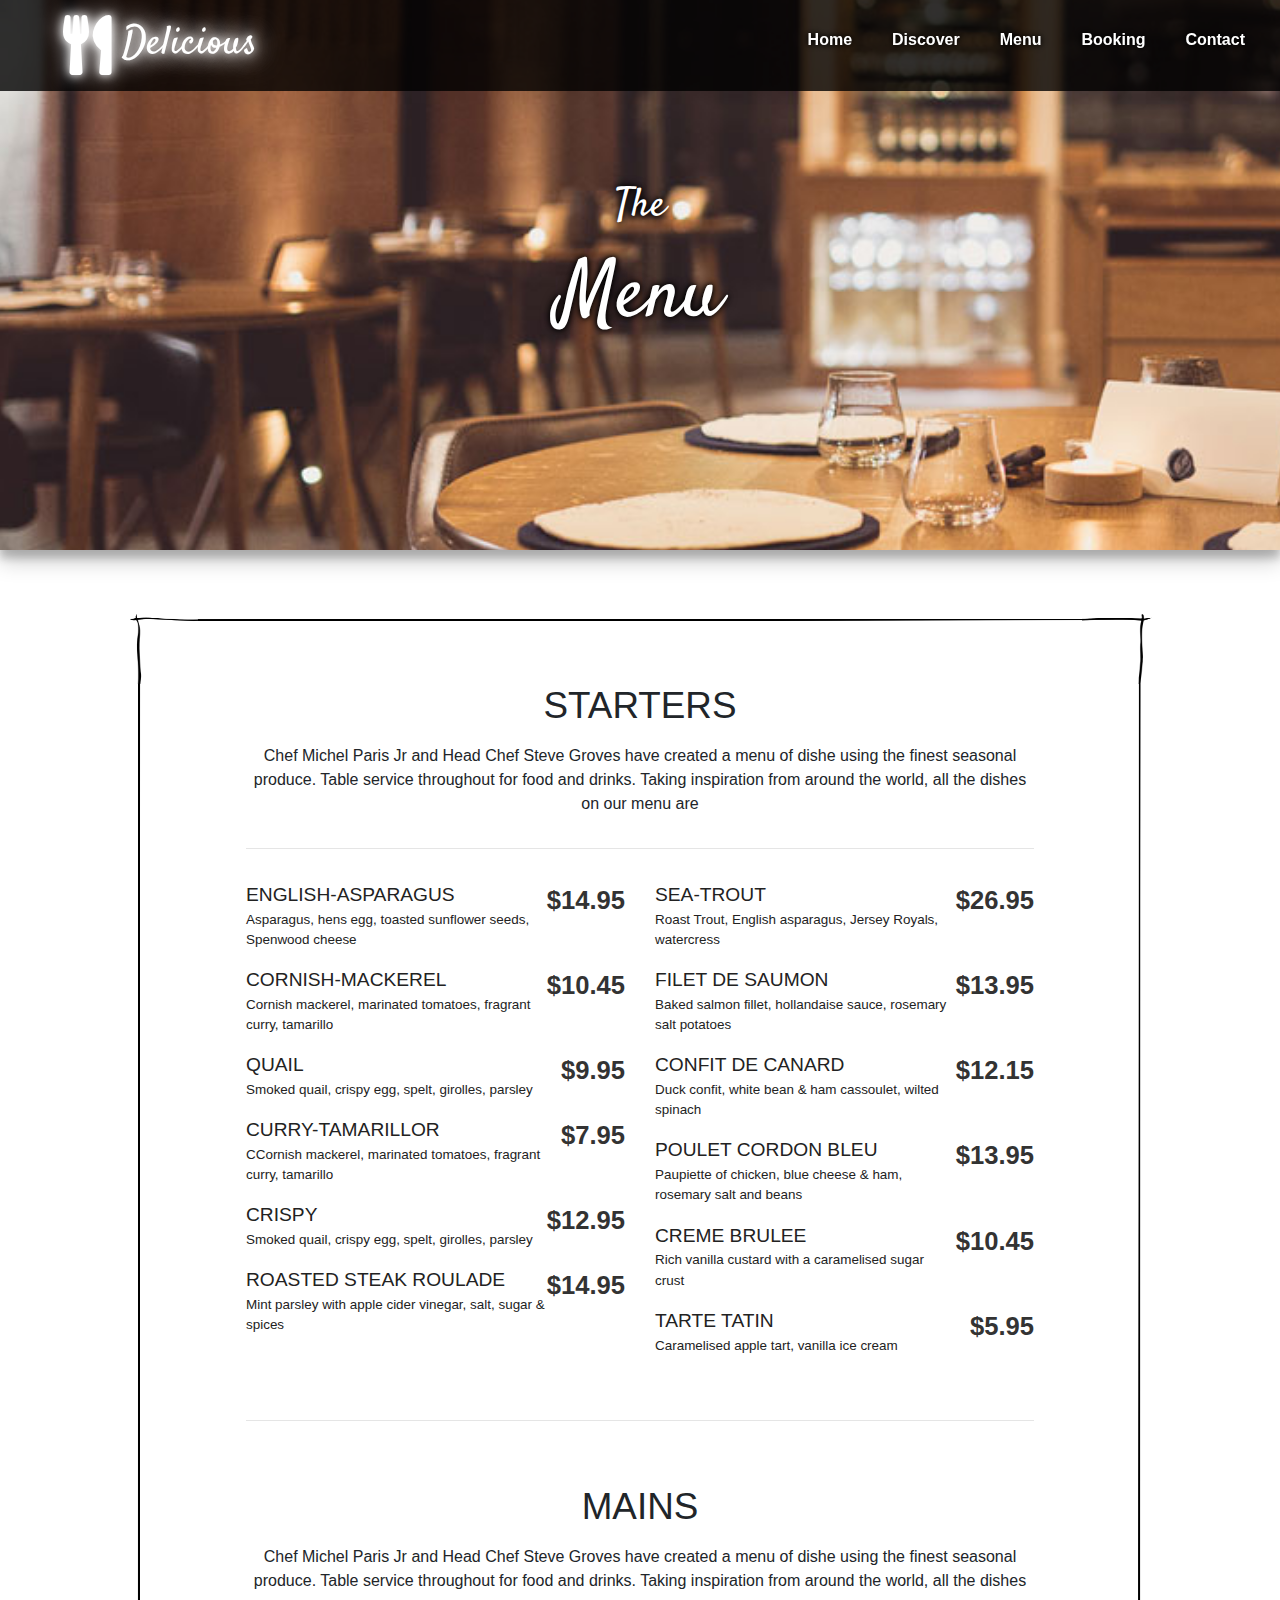
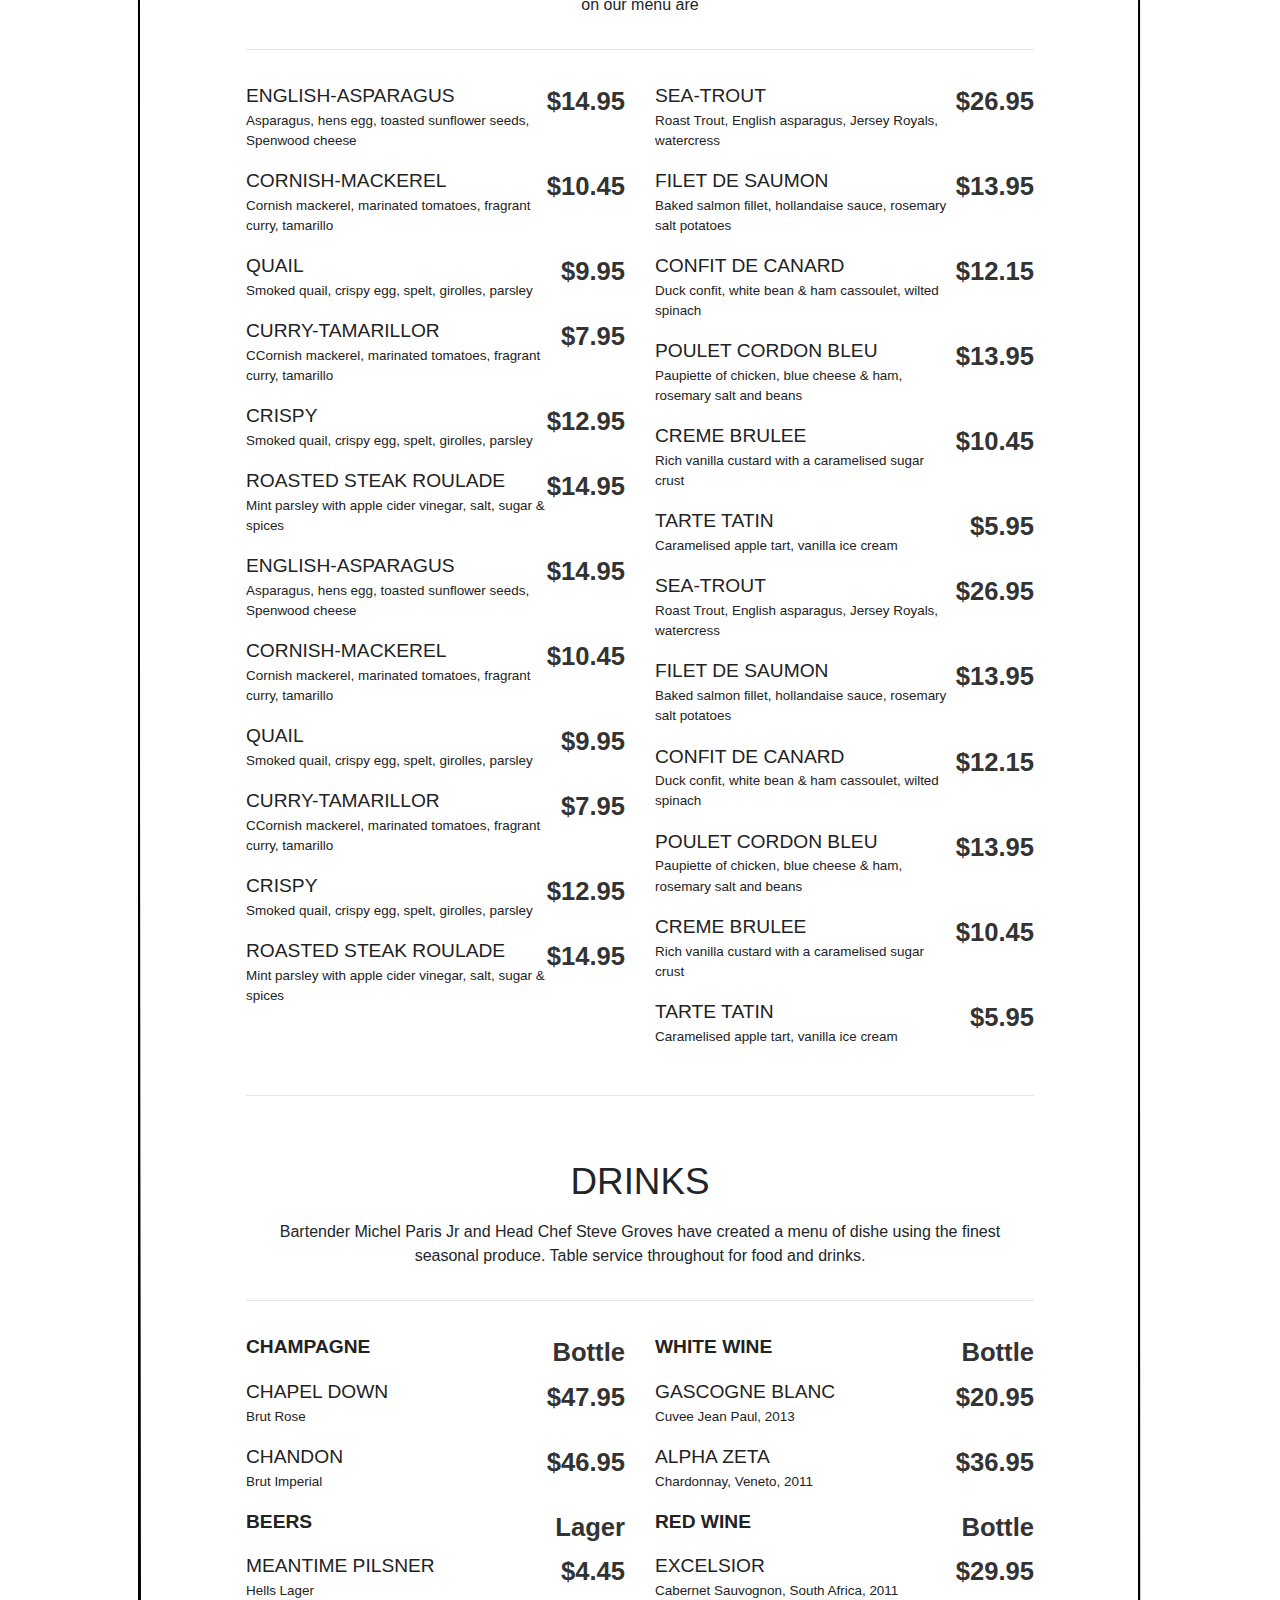
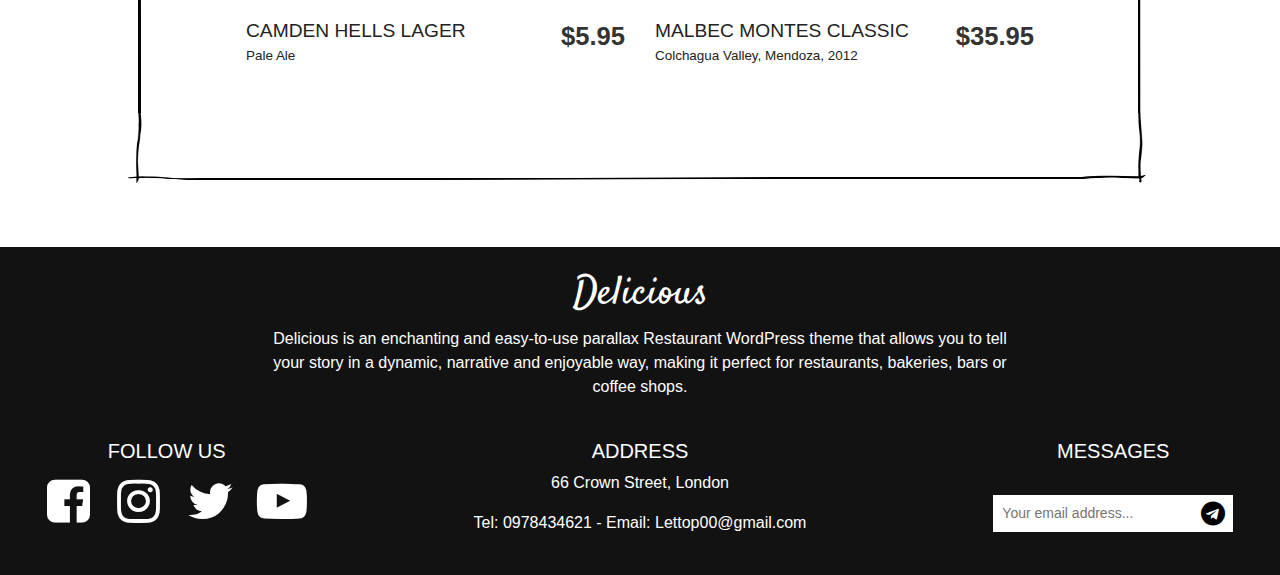
<file: project-fe-1/menu.html>
<!DOCTYPE html>
<html lang="en">
<head>
    <meta charset="UTF-8">
    <meta name="viewport" content="width=device-width, initial-scale=1.0">
    <meta http-equiv="X-UA-Compatible" content="ie=edge">
    <title>Delicious Restaurant</title>
    <link rel="shortcut icon" href="./images/icon.PNG">
    <link rel="stylesheet" href="./css/bootstrap.css">
    <link rel="stylesheet" href="./css/styleMenu.css">
    <link rel="stylesheet" href="./css/all.css">
    <link rel="stylesheet" href="https://fonts.googleapis.com/css?family=Satisfy">
    <link rel="stylesheet" href="https://fonts.googleapis.com/css?family=Lobster">
    <link rel="stylesheet" href="https://cdnjs.cloudflare.com/ajax/libs/font-awesome/4.7.0/css/font-awesome.min.css">
    <script src="./js/jquery-3.3.1.js"></script>
    <script src="./js/bootstrap.js"></script>

</head>
<body>
    <!-- Header -->
    <div id="background-header">
        <div id="header">
            <div class="container-fluid">
                <div class="row">
                    <div id="logo" class="col-lg-3 col-md-12 col-sm-12 d-flex justify-content-center">
                        <a href="index.html"><i id="icon" class="fas fa-utensils"></i></a>
                        <p><a href="index.html" id="logo-text"><span>Delicious</span></a></p> 
                    </div>
                    <ul id="menu" class="col-lg-9 col-md-12 col-sm-12 d-flex justify-content-center justify-content-lg-end h6">
                        <li class="menu-item"><a href="index.html">Home</a></li>
                        <li class="menu-item"><a href="index.html#discover">Discover</a></li>
                        <li class="menu-item has-sub-menu">
                            <a href="menu.html">Menu</a>
                            <ul class="sub-menu justify-content-between">
                                <li><a href="#">Beef</a></li>
                                <li id="space"></li>
                                <li><a href="#">Fish</a></li>
                            </ul>
                        </li>
                        <li class="menu-item"><a href="booking.html">Booking</a></li>
                        <li class="menu-item"><a href="#gofooter">Contact</a></li>
                    </ul>
                </div>  
            </div>
        </div>
        <div class="container-fluid">
            <div class="row">
                <div id="intro" class="col-sm-12 col-md-12 col-lg-12 d-flex align-items-center">
                    <p id="intro-text">The<br><span>Menu</span><br></p>
                </div>
            </div>
        </div>
    </div>
    <!-- End Header -->

    <!-- Body -->
    <div class="container-fluid1 margint1 pl-lg-5 pr-lg-5 border-menu">
        <div class="row">
            <div class="col-sm-12 col-md-12 col-lg-12">
                <h2 style=" text-align:center; margin: 0 auto; font-size:2.3em">STARTERS</h2>
                <p style=" text-align:center; margin: 0 auto;" class="mt-3">Chef Michel Paris Jr and Head Chef Steve Groves 
                    have created a menu of dishe using the finest 
                    seasonal produce. Table service throughout for
                     food and drinks. Taking inspiration from around
                      the world, all the dishes on our menu are
                </p>
            </div>
        </div>
        <hr class="margint">
        <div class="row margint">
            <ul class="col-sm-12 col-md-12 col-lg-6 m-0">
                <li class="food-item d-flex">
                    <p class="flex-grow-1 d-flex flex-column justify-content-end">
                        ENGLISH-ASPARAGUS
                        <span>Asparagus, hens egg, toasted sunflower seeds, Spenwood cheese</span>
                    </p>
                    <span class="price">$14.95</span>
                </li>
                <li class="food-item d-flex">
                    <p class="flex-grow-1 d-flex flex-column justify-content-end">
                        CORNISH-MACKEREL
                        <span>Cornish mackerel, marinated tomatoes, fragrant curry, tamarillo</span>
                    </p>
                    <span class="price">$10.45</span>
                </li>
                <li class="food-item d-flex">
                    <p class="flex-grow-1 d-flex flex-column">
                        QUAIL
                        <span>Smoked quail, crispy egg, spelt, girolles, parsley</span>
                    </p>
                    <span class="price">$9.95</span>
                </li>
                <li class="food-item d-flex">
                    <p class="flex-grow-1 d-flex flex-column justify-content-end">
                        CURRY-TAMARILLOR
                        <span>CCornish mackerel, marinated tomatoes, fragrant curry, tamarillo</span>
                    </p>
                    <span class="price">$7.95</span>
                </li>
                <li class="food-item d-flex">
                    <p class="flex-grow-1 d-flex flex-column justify-content-end">
                        CRISPY
                        <span>Smoked quail, crispy egg, spelt, girolles, parsley</span>
                    </p>
                    <span class="price">$12.95</span>
                </li>
                <li class="food-item d-flex">
                    <p class="flex-grow-1 d-flex flex-column justify-content-end">
                        ROASTED STEAK ROULADE
                        <span>Mint parsley with apple cider vinegar, salt, sugar & spices</span>
                    </p>
                    <span class="price">$14.95</span>
                </li>
            </ul>
            <ul class="col-sm-12 col-md-12 col-lg-6">
                <li class="food-item d-flex">
                    <p class="flex-grow-1 d-flex flex-column justify-content-end">
                        SEA-TROUT
                        <span>Roast Trout, English asparagus, Jersey Royals, watercress</span>
                    </p>
                    <span class="price">$26.95</span>
                </li>
                <li class="food-item d-flex">
                    <p class="flex-grow-1 d-flex flex-column justify-content-end">
                        FILET DE SAUMON
                        <span>Baked salmon fillet, hollandaise sauce, rosemary salt potatoes</span>
                    </p>
                    <span class="price">$13.95</span>
                </li>
                <li class="food-item d-flex">
                    <p class="flex-grow-1 d-flex flex-column">
                        CONFIT DE CANARD
                        <span>Duck confit, white bean & ham cassoulet, wilted spinach </span>
                    </p>
                    <span class="price">$12.15</span>
                </li>
                <li class="food-item d-flex">
                    <p class="flex-grow-1 d-flex flex-column justify-content-end">
                        POULET CORDON BLEU
                        <span>Paupiette of chicken, blue cheese & ham, rosemary salt  and beans</span>
                    </p>
                    <span class="price">$13.95</span>
                </li>
                <li class="food-item d-flex">
                    <p class="flex-grow-1 d-flex flex-column justify-content-end">
                        CREME BRULEE
                        <span>Rich vanilla custard with a caramelised sugar crust</span>
                    </p>
                    <span class="price">$10.45</span>
                </li>
                <li class="food-item d-flex">
                    <p class="flex-grow-1 d-flex flex-column justify-content-end">
                        TARTE TATIN
                        <span>Caramelised apple tart, vanilla ice cream</span>
                    </p>
                    <span class="price">$5.95</span>
                </li>
            </ul>
        </div>
        <hr class="margint">
        <div class="row margint1">
            <div class="col-sm-12 col-md-12 col-lg-12">
                <h2 style=" text-align:center; margin: 0 auto; font-size:2.3em">MAINS</h2>
                <p style="text-align:center; margin: 0 auto;" class="mt-3">Chef Michel Paris Jr and Head Chef Steve Groves 
                    have created a menu of dishe using the finest 
                    seasonal produce. Table service throughout for
                     food and drinks. Taking inspiration from around
                      the world, all the dishes on our menu are
                </p>
            </div>
        </div>
        <hr class="margint">
        <div class="row margint">
                <ul class="col-sm-12 col-md-6 col-lg-6 m-0">
                    <li class="food-item d-flex">
                        <p class="flex-grow-1 d-flex flex-column justify-content-end">
                            ENGLISH-ASPARAGUS
                            <span>Asparagus, hens egg, toasted sunflower seeds, Spenwood cheese</span>
                        </p>
                        <span class="price">$14.95</span>
                    </li>
                    <li class="food-item d-flex">
                        <p class="flex-grow-1 d-flex flex-column justify-content-end">
                            CORNISH-MACKEREL
                            <span>Cornish mackerel, marinated tomatoes, fragrant curry, tamarillo</span>
                        </p>
                        <span class="price">$10.45</span>
                    </li>
                    <li class="food-item d-flex">
                        <p class="flex-grow-1 d-flex flex-column">
                            QUAIL
                            <span>Smoked quail, crispy egg, spelt, girolles, parsley</span>
                        </p>
                        <span class="price">$9.95</span>
                    </li>
                    <li class="food-item d-flex">
                        <p class="flex-grow-1 d-flex flex-column justify-content-end">
                            CURRY-TAMARILLOR
                            <span>CCornish mackerel, marinated tomatoes, fragrant curry, tamarillo</span>
                        </p>
                        <span class="price">$7.95</span>
                    </li>
                    <li class="food-item d-flex">
                        <p class="flex-grow-1 d-flex flex-column justify-content-end">
                            CRISPY
                            <span>Smoked quail, crispy egg, spelt, girolles, parsley</span>
                        </p>
                        <span class="price">$12.95</span>
                    </li>
                    <li class="food-item d-flex">
                        <p class="flex-grow-1 d-flex flex-column justify-content-end">
                            ROASTED STEAK ROULADE
                            <span>Mint parsley with apple cider vinegar, salt, sugar & spices</span>
                        </p>
                        <span class="price">$14.95</span>
                    </li>
                    <li class="food-item d-flex">
                        <p class="flex-grow-1 d-flex flex-column justify-content-end">
                            ENGLISH-ASPARAGUS
                            <span>Asparagus, hens egg, toasted sunflower seeds, Spenwood cheese</span>
                        </p>
                        <span class="price">$14.95</span>
                    </li>
                    <li class="food-item d-flex">
                        <p class="flex-grow-1 d-flex flex-column justify-content-end">
                            CORNISH-MACKEREL
                            <span>Cornish mackerel, marinated tomatoes, fragrant curry, tamarillo</span>
                        </p>
                        <span class="price">$10.45</span>
                    </li>
                    <li class="food-item d-flex">
                        <p class="flex-grow-1 d-flex flex-column">
                            QUAIL
                            <span>Smoked quail, crispy egg, spelt, girolles, parsley</span>
                        </p>
                        <span class="price">$9.95</span>
                    </li>
                    <li class="food-item d-flex">
                        <p class="flex-grow-1 d-flex flex-column justify-content-end">
                            CURRY-TAMARILLOR
                            <span>CCornish mackerel, marinated tomatoes, fragrant curry, tamarillo</span>
                        </p>
                        <span class="price">$7.95</span>
                    </li>
                    <li class="food-item d-flex">
                        <p class="flex-grow-1 d-flex flex-column justify-content-end">
                            CRISPY
                            <span>Smoked quail, crispy egg, spelt, girolles, parsley</span>
                        </p>
                        <span class="price">$12.95</span>
                    </li>
                    <li class="food-item d-flex">
                        <p class="flex-grow-1 d-flex flex-column justify-content-end">
                            ROASTED STEAK ROULADE
                            <span>Mint parsley with apple cider vinegar, salt, sugar & spices</span>
                        </p>
                        <span class="price">$14.95</span>
                    </li>
                </ul>
                <ul class="col-sm-12 col-md-6 col-lg-6">
                    <li class="food-item d-flex">
                        <p class="flex-grow-1 d-flex flex-column justify-content-end">
                            SEA-TROUT
                            <span>Roast Trout, English asparagus, Jersey Royals, watercress</span>
                        </p>
                        <span class="price">$26.95</span>
                    </li>
                    <li class="food-item d-flex">
                        <p class="flex-grow-1 d-flex flex-column justify-content-end">
                            FILET DE SAUMON
                            <span>Baked salmon fillet, hollandaise sauce, rosemary salt potatoes</span>
                        </p>
                        <span class="price">$13.95</span>
                    </li>
                    <li class="food-item d-flex">
                        <p class="flex-grow-1 d-flex flex-column">
                            CONFIT DE CANARD
                            <span>Duck confit, white bean & ham cassoulet, wilted spinach </span>
                        </p>
                        <span class="price">$12.15</span>
                    </li>
                    <li class="food-item d-flex">
                        <p class="flex-grow-1 d-flex flex-column justify-content-end">
                            POULET CORDON BLEU
                            <span>Paupiette of chicken, blue cheese & ham, rosemary salt  and beans</span>
                        </p>
                        <span class="price">$13.95</span>
                    </li>
                    <li class="food-item d-flex">
                        <p class="flex-grow-1 d-flex flex-column justify-content-end">
                            CREME BRULEE
                            <span>Rich vanilla custard with a caramelised sugar crust</span>
                        </p>
                        <span class="price">$10.45</span>
                    </li>
                    <li class="food-item d-flex">
                        <p class="flex-grow-1 d-flex flex-column justify-content-end">
                            TARTE TATIN
                            <span>Caramelised apple tart, vanilla ice cream</span>
                        </p>
                        <span class="price">$5.95</span>
                    </li>
                    <li class="food-item d-flex">
                        <p class="flex-grow-1 d-flex flex-column justify-content-end">
                            SEA-TROUT
                            <span>Roast Trout, English asparagus, Jersey Royals, watercress</span>
                        </p>
                        <span class="price">$26.95</span>
                    </li>
                    <li class="food-item d-flex">
                        <p class="flex-grow-1 d-flex flex-column justify-content-end">
                            FILET DE SAUMON
                            <span>Baked salmon fillet, hollandaise sauce, rosemary salt potatoes</span>
                        </p>
                        <span class="price">$13.95</span>
                    </li>
                    <li class="food-item d-flex">
                        <p class="flex-grow-1 d-flex flex-column">
                            CONFIT DE CANARD
                            <span>Duck confit, white bean & ham cassoulet, wilted spinach </span>
                        </p>
                        <span class="price">$12.15</span>
                    </li>
                    <li class="food-item d-flex">
                        <p class="flex-grow-1 d-flex flex-column justify-content-end">
                            POULET CORDON BLEU
                            <span>Paupiette of chicken, blue cheese & ham, rosemary salt  and beans</span>
                        </p>
                        <span class="price">$13.95</span>
                    </li>
                    <li class="food-item d-flex">
                        <p class="flex-grow-1 d-flex flex-column justify-content-end">
                            CREME BRULEE
                            <span>Rich vanilla custard with a caramelised sugar crust</span>
                        </p>
                        <span class="price">$10.45</span>
                    </li>
                    <li class="food-item d-flex">
                        <p class="flex-grow-1 d-flex flex-column justify-content-end">
                            TARTE TATIN
                            <span>Caramelised apple tart, vanilla ice cream</span>
                        </p>
                        <span class="price">$5.95</span>
                    </li>
                </ul>
            </div>
            <hr>
            <div class="row margint1">
                    <div class="col-sm-12 col-md-12 col-lg-12">
                        <h2 style=" text-align:center; margin: 0 auto; font-size:2.3em">DRINKS</h2>
                        <p style="text-align:center; margin: 0 auto;" class="mt-3">Bartender Michel Paris Jr and Head Chef Steve Groves 
                            have created a menu of dishe using the finest 
                            seasonal produce. Table service throughout for
                             food and drinks. 
                        </p>
                    </div>
                </div>
                <hr class="margint">
                <div class="row margint">
                    <ul class="col-sm-12 col-md-12 col-lg-6 m-0">
                        <li class="food-item d-flex">
                            <p class="flex-grow-1 d-flex flex-column justify-content-end">
                                <b>CHAMPAGNE</b>
                            </p>
                            <span class="price">Bottle</span>
                        </li>
                        <li class="food-item d-flex">
                            <p class="flex-grow-1 d-flex flex-column justify-content-end">
                                CHAPEL DOWN
                                <span>Brut Rose</span>
                            </p>
                            <span class="price">$47.95</span>
                        </li>
                        <li class="food-item d-flex">
                            <p class="flex-grow-1 d-flex flex-column">
                                CHANDON
                                <span>Brut Imperial</span>
                            </p>
                            <span class="price">$46.95</span>
                        </li>
                        <li class="food-item d-flex">
                            <p class="flex-grow-1 d-flex flex-column justify-content-end">
                                <b>BEERS</b>
                            </p>
                            <span class="price">Lager</span>
                        </li>
                        <li class="food-item d-flex">
                            <p class="flex-grow-1 d-flex flex-column justify-content-end">
                                MEANTIME PILSNER
                                <span>Hells Lager</span>
                            </p>
                            <span class="price">$4.45</span>
                        </li>
                        <li class="food-item d-flex">
                            <p class="flex-grow-1 d-flex flex-column justify-content-end">
                                CAMDEN HELLS LAGER
                                <span>Pale Ale</span>
                            </p>
                            <span class="price">$5.95</span>
                        </li>
                    </ul>
                    <ul class="col-sm-12 col-md-12 col-lg-6">
                        <li class="food-item d-flex">
                            <p class="flex-grow-1 d-flex flex-column justify-content-end">
                                <b>WHITE WINE</b>
                            </p>
                            <span class="price">Bottle</span>
                        </li>
                        <li class="food-item d-flex">
                            <p class="flex-grow-1 d-flex flex-column justify-content-end">
                                GASCOGNE BLANC
                                <span>Cuvee Jean Paul, 2013</span>
                            </p>
                            <span class="price">$20.95</span>
                        </li>
                        <li class="food-item d-flex">
                            <p class="flex-grow-1 d-flex flex-column">
                                ALPHA ZETA
                                <span>Chardonnay, Veneto, 2011 </span>
                            </p>
                            <span class="price">$36.95</span>
                        </li>
                        <li class="food-item d-flex">
                            <p class="flex-grow-1 d-flex flex-column justify-content-end">
                                <b>RED WINE</b>
                            </p>
                            <span class="price">Bottle</span>
                        </li>
                        <li class="food-item d-flex">
                            <p class="flex-grow-1 d-flex flex-column justify-content-end">
                                EXCELSIOR
                                <span>Cabernet Sauvognon, South Africa, 2011</span>
                            </p>
                            <span class="price">$29.95</span>
                        </li>
                        <li class="food-item d-flex">
                            <p class="flex-grow-1 d-flex flex-column justify-content-end">
                                MALBEC MONTES CLASSIC
                                <span>Colchagua Valley, Mendoza, 2012</span>
                            </p>
                            <span class="price">$35.95</span>
                        </li>
                    </ul>
                </div>
        
        
      
        
        
    </div>
    <!-- End Body -->

    <!-- Footer -->
    <div id="gofooter" class="container-fluid footer margint1 p-4">
        <div class="row">
            <div class="col-12 d-flex flex-column justify-content-center align-items-center footer-top">
                <h3>Delicious</h3> 
                <p>Delicious is an enchanting and easy-to-use
                     parallax Restaurant WordPress theme 
                     that allows you to tell your story in
                      a dynamic, narrative and enjoyable way,
                       making it perfect for restaurants, 
                       bakeries, bars or coffee shops.
                </p>
            </div>
        </div>
        <div class="row mt-4">
            <div class="bottom-left col-sm-12 col-md-4 col-lg-3">
                <h5>FOLLOW US</h5>
                <div class="d-flex justify-content-center">
                    <a href="#"><i class="fa fa-facebook-square"></i></a>
                    <a href="#"><i class="fa fa-instagram"></i></a>
                    <a href="#"><i class="fa fa-twitter"></i></a>
                    <a href="#"><i class="fa fa-youtube-play"></i></a>
                </div>
            </div>
            <div class="bottom-middle col-sm-12 col-md-4 col-lg-6">
                <div class="d-flex flex-column justify-content-center align-items-center">
                    <h5>ADDRESS</h5>
                    <p>66 Crown Street, London</p>
                    <P>Tel: 0978434621 - Email: Lettop00@gmail.com</P>
                </div>
            </div>
            <div class="bottom-right col-sm-12 col-md-4 col-lg-3">
                <div class="d-flex flex-column justify-content-center align-items-center">
                    <h5>MESSAGES</h5>
                    <br>
                    <form action="" class="d-flex justify-content-center align-items-center input-group">
                        <input type="email" placeholder="Your email address... ">
                        <button>
                                <i class="fa fa-telegram" style="font-size:24px !important; color: #000; margin: 0;"></i>
                        </button>
                    </form>
                </div>
            </div>
        </div>
    </div>
    <!-- End Footer -->

    <script>
        function check() {
            var random = Math.random();
            if(random>0.5){
                document.getElementById('noti').innerHTML = '<br>We have a table for your time you choose!<br><br>'
            }
            else{
                document.getElementById('noti').innerHTML = '<br>Sorry! We could not find the table for your time you choose!<br> <br>'
            }
            return false;
        }
    </script>
</body>
</html>
</file>
<file: ai-caro-game/caro10x10.css>
* {
    margin: 0;
    padding: 0;
    font-family: 'Segoe UI', Tahoma, Geneva, Verdana, sans-serif;
    text-transform: uppercase;
}
body, html {
    min-width: 1125px;
}

body {
    display: flex;
    align-items: center;
    justify-content: center;
    height: 100vh;
    overflow: hidden;
    background-image: url('https://images.unsplash.com/photo-1531956468651-8fc931f28a9b?ixlib=rb-1.2.1&ixid=eyJhcHBfaWQiOjEyMDd9&auto=format&fit=crop&w=2023&q=80');
    /* background-color: #000; */
    background-size: cover;
    background-position: center;
    background-attachment: fixed;
    
}

#chessBoard {
    margin: auto;
    display: flex;
    flex-direction: column;
    box-shadow: 0 0 5px inset #fff;
    width: 600px;
}

.box {
    width: 50px;
    height: 50px;
    background-color: transparent;
    border: 0.5px solid #555;
    line-height: 50px;
    text-align: center;
    box-sizing: border-box;
    font-size: 35px;
    font-weight: 600;
    color: #fff;
    pointer-events: stroke;
}

.box:hover {
    background-color: rgba(255, 255, 255, 0.15);
}

.green {
    text-shadow: 0 0 10px #fff, 0 0 5px rgb(0, 255, 0), 0 0 10px rgb(0, 255, 0), 0 0 15px rgb(0, 255, 0), 0 0 20px rgb(0, 255, 0);
}

.blue {
    text-shadow: 0 0 10px #fff, 0 0 5px rgb(0, 0, 255), 0 0 10px blue, 0 0 15px blue, 0 0 20px blue;
}

.row {
    display: flex;
    margin: auto;
}

button {
    border-radius: 999px;
    font-size: 30px;
    padding: 10px 20px;
    outline: none;
    margin: 30px auto;
    width: 70%;
    background-color: #eee;
    font-weight: 700;

}

#option {
    display: flex;
    flex-grow: 3;
    flex-direction: column;
}

#title {
    flex-grow: 3;
    display: flex;
    justify-content: center;
    flex-direction: column;
    align-items: center;
    pointer-events: none;

}

#gameScreen {
    flex-grow: 1;
}

h1 {
    font-size: 100px;
    color: #eee;
}

h2 {
    font-size: 30px;
    color: #eee;
}

i {
    pointer-events: none;
    color: #eee;
    text-transform: none;
    display: block;
    text-align: center;
    margin: 0 auto;
    /* padding-top: 25px; */
    position: relative;
    top: 25px;
    font-size: 13px;
}
</file>
<file: project-fe-1/css/style.css>
* {
    padding: 0;
    margin: 0;
    list-style: none;
    text-decoration: none !important;
}

html {
    scroll-behavior: smooth;
}

#background-header {
    background-image: url(../images/intromain2.jpg);
    min-height: 870px;
    background-size: cover;
    background-position: center;
    /* box-shadow: 0 8px 8px 0 rgba(0, 0, 0, 0.2), 0 12px 20px 0 rgba(0, 0, 0, 0.19); */
    background-attachment: fixed;
}

#header {
    z-index: 2;
    position: fixed;
    width: 100%;
    background: rgba(0, 0, 0, 0);
    /* box-shadow: 0 8px 8px 0 rgba(0, 0, 0, 0.2), 0 12px 20px 0 rgba(0, 0, 0, 0.19); */

    padding-top: 15px;
    transition: 0.2s;
}

.changeHeader {
    color: #000 !important;
    background: #fff !important;

    
}

.colorBlack {
    color: black !important;
    text-shadow: none !important;
}



#icon {
    color: #fff;
    text-shadow: 0 0 10px #fff, 0 0 20px #fff;
    font-size: 60px;
}

#logo p {
    margin-left: 10px;
    font-family: Satisfy;
    font-size: 40px;
    color: #fff;
    text-shadow: 0 0 10px #fff, 0 0 25px #fff, 0 0 30px #fff;
}
#logo-text {
    color: #fff;
}

#logo-text:hover {
    text-shadow: 0 0 10px #fff, 0 0 25px #fff, 0 0 30px #fff !important;

}

#menu .menu-item {

    display: inline;
    margin: 15px 20px;

}

#menu li a {
    color: #fff;
    transition: all 0.3s;
    font-weight: 600;
    text-shadow: 0 0 5px #000,0 0 10px #000;

}

.has-sub-menu {
    position: relative;
    padding-bottom: 10px;

}

.sub-menu {
    position: absolute;
    display: none;
}

#header a:hover {
    color: #fff;
    text-shadow: 0 0 5px #fff,0 0 10px rgb(56, 45, 45), 0 0 15px #fff;
}

.has-sub-menu:hover .sub-menu {
    display: flex;
}

#space {
    width: 20px;
}

#intro {
    height: 0;
    text-shadow: 0 0 5px #000, 0 0 10px #000;
    transition: all 1s;
}
.down {
    animation: downn 1s forwards;
}

@keyframes downn {
    from {height: 0;
        text-shadow: 0 0 5px #000, 0 0 10px #000;
        transition: all 1s;}
        to {height: 800px;
            text-shadow: 0 0 5px #000, 0 0 10px #000;
            transition: all 1s;}
}


.hienra {
    font-size: 35px !important;
    opacity: 1  !important;
}

#intro-text {
    color: #fff;
    width: 100%;
    text-align: center;
    font-size: 0;
    opacity: 0;
    font-family: Satisfy;
    transition: all 1s;

}

#story h3 {
    font-family: Lobster;
    color: #333;
    font-size: 3rem;
    margin-bottom: 0;
} 
#story p {
    width: 70%;
    font-size: 120%;
    text-align: center;
}
#intro-text span {
    font-size: 80px
}

#menu-image img {
    transition: 0.5s;
}

#menu-image img:hover {
    transform: scale(1.3);
    z-index: 1;
}



#discover img {
    width: 100%;
    height: auto;
    box-shadow: 0 4px 8px 0 rgba(0, 0, 0, 0.2), 0 6px 20px 0 rgba(0, 0, 0, 0.19);
    border: 1px solid #fff;

}
#tripple-banner p {
    font-size: 120%;
    text-align: center;
    margin: 0;
}
#tripple-banner h3{
    text-align: center;
    font-family: Lobster;
    color: #333;
    font-size: 3rem;
    transform: scale(0);
    transition: all 1s !important;


}

.big {
   transform: scale(1) !important;
   letter-spacing: 15px;
}

#tripple-bg {
    background-image: url(../images/banner3.jpg);
    height: 500px;
    background-size: cover;
    background-position: center;
    background-attachment: fixed;
    
}



#menu-text h3 {
    font-family: Lobster;
    color: #333;
    font-size: 3rem;
    margin-bottom: 0;
} 
#menu-text p {
    width: 80%;
    font-size: 120%;
    text-align: center;
}

.margint {
    margin-top: 4em;
}
hr {
    width: 90%;
    margin: 0 auto;
    background-color: #bbb;
}

.img-item {
    box-shadow: 0 4px 8px 0 rgba(0, 0, 0, 0.3), 0 6px 20px 0 rgba(0, 0, 0, 0.29);
    border: 1px solid #fff
}

#tripple2-bg {
    background-image: url(../images/intro2.jpg);
    height: 500px;
    background-size: cover;
    background-position: center;
    background-attachment: fixed;
    box-shadow:inset 0 4px 20px 5px rgba(0, 0, 0, 0.6), inset 0 6px 50px 1px rgba(0, 0, 0, 0.59);

}
#story .w9 {
    width: 90%;
    font-size: 120%;
    text-align: center;
}
#discover .d-img {
    height: 50%;
}

.footer {
    background-color: #121212;
    color: #fff;
}

.footer h3 {
    font-family: Satisfy;
    font-size: 40px;
    color: #fff;
}
.footer h5 {
   text-align: center;
}

.footer-top p {
    width: 60%;
    text-align: center;
    
}
.fa {
    
    font-size: 50px !important;
    width: 30px;
    text-align: center;
    text-decoration: none;
    margin: 5px 20px;
    color: #fff;
  }
  
.fa:hover {
    opacity: 0.7; 
    color: #fff; 
}
.fa-youtube:hover {
    color: red;
}

.bottom-middle p {
    text-align: center;
}
.bottom-right form{
    width: 100%;
 
 }
.bottom-right input:first-child{
    padding:8px 9px;
    width: 70%;
    outline: none;
    border: none;
    font-size: 14px;
    padding-right: 0;
 }

.bottom-right button{
    background-color:#fff;
    font-size: 10px !important;
    height: 36.8px;
    width: 40px;
    border: none;
    outline: none !important;
}

.container-fluid1 {
    width: 90%;
    padding-right: 15px;
    padding-left: 15px;
    margin-right: auto;
    margin-left: auto;
}
.why {
    background-color: rgba(181, 139, 0, 0.5);
    color: #333;
    padding: 50px 0;
    padding-bottom: 100px;
}
.why i{
    color: #333 !important;
    height: 90px;
    margin: 5px 0 !important;
    width: 150px !important;
    display: block;
    text-align: center;
}
.why i:hover {
    opacity: 1;
}
.why h2 {
    text-transform: uppercase;
    
}
.why p, .why h2 {
    text-align: center;
}

.why h3 {
    text-align: center;
    font-size: 3rem;
}
.why p {
    font-size: 1.1rem;
}
.boxWhy {
    transform: scale(0.9);
    padding: 10px;
    transition: 1s;
}
.boxWhy:hover {
    transform: scale(1.2);
    box-shadow: 0 8px 8px rgba(0, 0, 0, 0.2), 0 12px 20px rgba(0, 0, 0, 0.19);
}


.chef img {
    max-width: 100%;
    height: auto;
    margin: 0 auto;
    display: block;
}
.chef h2 {
    position: relative;
    text-align: center
}
.chef p {
    text-align: center;
    font-size: 1rem;
    position: absolute;
    right: 0;
    top: 120%;
}
.ani {
    opacity: 0;
    visibility: hidden;
}

.ani-move {
    animation: move 1s forwards;
    
}

@keyframes move {
    from {transform: translateY(200px); opacity: 0; visibility: hidden;}
    to {transform: translateY(0px); opacity: 1; visibility: visible;}
}

@media screen and (min-width:991px) {
    #discover .d-img {
        width: 70%;
    }
}

@media screen and (max-width:991px) {
    #header {
        height: 160px;
    }
}

@media screen and (max-width:992px) {
    #menu .menu-item {
        margin: 15px 50px;
    } 
}

@media screen and (max-width:768px) {
    #menu .menu-item {
        margin: 15px 30px;
    } 
}
@media screen and (max-width:520px) {
    #menu .menu-item {
        margin: 15px 13px;
    }
}
@media screen and (max-width:415px) {
    #menu .menu-item {
        margin: 15px 10px;
    } 
}

@media screen and (max-width:360px) {
    #menu .menu-item {
        margin: 15px 8px;
    } 
}
@media screen and (max-width:320px) {
    #menu .menu-item {
        margin: 15px 6px;
    } 
}
@media screen and (min-width:320px) {
    .sub-menu {
        left: -20px;
        top: 25px;
    }
}
</file>
<file: project-fe-1/css/all.css>
.fa,
.fas,
.far,
.fal,
.fab {
  -moz-osx-font-smoothing: grayscale;
  -webkit-font-smoothing: antialiased;
  display: inline-block;
  font-style: normal;
  font-variant: normal;
  text-rendering: auto;
  line-height: 1; }

.fa-lg {
  font-size: 1.33333em;
  line-height: 0.75em;
  vertical-align: -.0667em; }

.fa-xs {
  font-size: .75em; }

.fa-sm {
  font-size: .875em; }

.fa-1x {
  font-size: 1em; }

.fa-2x {
  font-size: 2em; }

.fa-3x {
  font-size: 3em; }

.fa-4x {
  font-size: 4em; }

.fa-5x {
  font-size: 5em; }

.fa-6x {
  font-size: 6em; }

.fa-7x {
  font-size: 7em; }

.fa-8x {
  font-size: 8em; }

.fa-9x {
  font-size: 9em; }

.fa-10x {
  font-size: 10em; }

.fa-fw {
  text-align: center;
  width: 1.25em; }

.fa-ul {
  list-style-type: none;
  margin-left: 2.5em;
  padding-left: 0; }
  .fa-ul > li {
    position: relative; }

.fa-li {
  left: -2em;
  position: absolute;
  text-align: center;
  width: 2em;
  line-height: inherit; }

.fa-border {
  border: solid 0.08em #eee;
  border-radius: .1em;
  padding: .2em .25em .15em; }

.fa-pull-left {
  float: left; }

.fa-pull-right {
  float: right; }

.fa.fa-pull-left,
.fas.fa-pull-left,
.far.fa-pull-left,
.fal.fa-pull-left,
.fab.fa-pull-left {
  margin-right: .3em; }

.fa.fa-pull-right,
.fas.fa-pull-right,
.far.fa-pull-right,
.fal.fa-pull-right,
.fab.fa-pull-right {
  margin-left: .3em; }

.fa-spin {
  -webkit-animation: fa-spin 2s infinite linear;
          animation: fa-spin 2s infinite linear; }

.fa-pulse {
  -webkit-animation: fa-spin 1s infinite steps(8);
          animation: fa-spin 1s infinite steps(8); }

@-webkit-keyframes fa-spin {
  0% {
    -webkit-transform: rotate(0deg);
            transform: rotate(0deg); }
  100% {
    -webkit-transform: rotate(360deg);
            transform: rotate(360deg); } }

@keyframes fa-spin {
  0% {
    -webkit-transform: rotate(0deg);
            transform: rotate(0deg); }
  100% {
    -webkit-transform: rotate(360deg);
            transform: rotate(360deg); } }

.fa-rotate-90 {
  -ms-filter: "progid:DXImageTransform.Microsoft.BasicImage(rotation=1)";
  -webkit-transform: rotate(90deg);
          transform: rotate(90deg); }

.fa-rotate-180 {
  -ms-filter: "progid:DXImageTransform.Microsoft.BasicImage(rotation=2)";
  -webkit-transform: rotate(180deg);
          transform: rotate(180deg); }

.fa-rotate-270 {
  -ms-filter: "progid:DXImageTransform.Microsoft.BasicImage(rotation=3)";
  -webkit-transform: rotate(270deg);
          transform: rotate(270deg); }

.fa-flip-horizontal {
  -ms-filter: "progid:DXImageTransform.Microsoft.BasicImage(rotation=0, mirror=1)";
  -webkit-transform: scale(-1, 1);
          transform: scale(-1, 1); }

.fa-flip-vertical {
  -ms-filter: "progid:DXImageTransform.Microsoft.BasicImage(rotation=2, mirror=1)";
  -webkit-transform: scale(1, -1);
          transform: scale(1, -1); }

.fa-flip-both, .fa-flip-horizontal.fa-flip-vertical {
  -ms-filter: "progid:DXImageTransform.Microsoft.BasicImage(rotation=2, mirror=1)";
  -webkit-transform: scale(-1, -1);
          transform: scale(-1, -1); }

:root .fa-rotate-90,
:root .fa-rotate-180,
:root .fa-rotate-270,
:root .fa-flip-horizontal,
:root .fa-flip-vertical,
:root .fa-flip-both {
  -webkit-filter: none;
          filter: none; }

.fa-stack {
  display: inline-block;
  height: 2em;
  line-height: 2em;
  position: relative;
  vertical-align: middle;
  width: 2.5em; }

.fa-stack-1x,
.fa-stack-2x {
  left: 0;
  position: absolute;
  text-align: center;
  width: 100%; }

.fa-stack-1x {
  line-height: inherit; }

.fa-stack-2x {
  font-size: 2em; }

.fa-inverse {
  color: #fff; }

/* Font Awesome uses the Unicode Private Use Area (PUA) to ensure screen
readers do not read off random characters that represent icons */
.fa-500px:before {
  content: "\f26e"; }

.fa-accessible-icon:before {
  content: "\f368"; }

.fa-accusoft:before {
  content: "\f369"; }

.fa-acquisitions-incorporated:before {
  content: "\f6af"; }

.fa-ad:before {
  content: "\f641"; }

.fa-address-book:before {
  content: "\f2b9"; }

.fa-address-card:before {
  content: "\f2bb"; }

.fa-adjust:before {
  content: "\f042"; }

.fa-adn:before {
  content: "\f170"; }

.fa-adobe:before {
  content: "\f778"; }

.fa-adversal:before {
  content: "\f36a"; }

.fa-affiliatetheme:before {
  content: "\f36b"; }

.fa-air-freshener:before {
  content: "\f5d0"; }

.fa-algolia:before {
  content: "\f36c"; }

.fa-align-center:before {
  content: "\f037"; }

.fa-align-justify:before {
  content: "\f039"; }

.fa-align-left:before {
  content: "\f036"; }

.fa-align-right:before {
  content: "\f038"; }

.fa-alipay:before {
  content: "\f642"; }

.fa-allergies:before {
  content: "\f461"; }

.fa-amazon:before {
  content: "\f270"; }

.fa-amazon-pay:before {
  content: "\f42c"; }

.fa-ambulance:before {
  content: "\f0f9"; }

.fa-american-sign-language-interpreting:before {
  content: "\f2a3"; }

.fa-amilia:before {
  content: "\f36d"; }

.fa-anchor:before {
  content: "\f13d"; }

.fa-android:before {
  content: "\f17b"; }

.fa-angellist:before {
  content: "\f209"; }

.fa-angle-double-down:before {
  content: "\f103"; }

.fa-angle-double-left:before {
  content: "\f100"; }

.fa-angle-double-right:before {
  content: "\f101"; }

.fa-angle-double-up:before {
  content: "\f102"; }

.fa-angle-down:before {
  content: "\f107"; }

.fa-angle-left:before {
  content: "\f104"; }

.fa-angle-right:before {
  content: "\f105"; }

.fa-angle-up:before {
  content: "\f106"; }

.fa-angry:before {
  content: "\f556"; }

.fa-angrycreative:before {
  content: "\f36e"; }

.fa-angular:before {
  content: "\f420"; }

.fa-ankh:before {
  content: "\f644"; }

.fa-app-store:before {
  content: "\f36f"; }

.fa-app-store-ios:before {
  content: "\f370"; }

.fa-apper:before {
  content: "\f371"; }

.fa-apple:before {
  content: "\f179"; }

.fa-apple-alt:before {
  content: "\f5d1"; }

.fa-apple-pay:before {
  content: "\f415"; }

.fa-archive:before {
  content: "\f187"; }

.fa-archway:before {
  content: "\f557"; }

.fa-arrow-alt-circle-down:before {
  content: "\f358"; }

.fa-arrow-alt-circle-left:before {
  content: "\f359"; }

.fa-arrow-alt-circle-right:before {
  content: "\f35a"; }

.fa-arrow-alt-circle-up:before {
  content: "\f35b"; }

.fa-arrow-circle-down:before {
  content: "\f0ab"; }

.fa-arrow-circle-left:before {
  content: "\f0a8"; }

.fa-arrow-circle-right:before {
  content: "\f0a9"; }

.fa-arrow-circle-up:before {
  content: "\f0aa"; }

.fa-arrow-down:before {
  content: "\f063"; }

.fa-arrow-left:before {
  content: "\f060"; }

.fa-arrow-right:before {
  content: "\f061"; }

.fa-arrow-up:before {
  content: "\f062"; }

.fa-arrows-alt:before {
  content: "\f0b2"; }

.fa-arrows-alt-h:before {
  content: "\f337"; }

.fa-arrows-alt-v:before {
  content: "\f338"; }

.fa-artstation:before {
  content: "\f77a"; }

.fa-assistive-listening-systems:before {
  content: "\f2a2"; }

.fa-asterisk:before {
  content: "\f069"; }

.fa-asymmetrik:before {
  content: "\f372"; }

.fa-at:before {
  content: "\f1fa"; }

.fa-atlas:before {
  content: "\f558"; }

.fa-atlassian:before {
  content: "\f77b"; }

.fa-atom:before {
  content: "\f5d2"; }

.fa-audible:before {
  content: "\f373"; }

.fa-audio-description:before {
  content: "\f29e"; }

.fa-autoprefixer:before {
  content: "\f41c"; }

.fa-avianex:before {
  content: "\f374"; }

.fa-aviato:before {
  content: "\f421"; }

.fa-award:before {
  content: "\f559"; }

.fa-aws:before {
  content: "\f375"; }

.fa-baby:before {
  content: "\f77c"; }

.fa-baby-carriage:before {
  content: "\f77d"; }

.fa-backspace:before {
  content: "\f55a"; }

.fa-backward:before {
  content: "\f04a"; }

.fa-bacon:before {
  content: "\f7e5"; }

.fa-balance-scale:before {
  content: "\f24e"; }

.fa-ban:before {
  content: "\f05e"; }

.fa-band-aid:before {
  content: "\f462"; }

.fa-bandcamp:before {
  content: "\f2d5"; }

.fa-barcode:before {
  content: "\f02a"; }

.fa-bars:before {
  content: "\f0c9"; }

.fa-baseball-ball:before {
  content: "\f433"; }

.fa-basketball-ball:before {
  content: "\f434"; }

.fa-bath:before {
  content: "\f2cd"; }

.fa-battery-empty:before {
  content: "\f244"; }

.fa-battery-full:before {
  content: "\f240"; }

.fa-battery-half:before {
  content: "\f242"; }

.fa-battery-quarter:before {
  content: "\f243"; }

.fa-battery-three-quarters:before {
  content: "\f241"; }

.fa-bed:before {
  content: "\f236"; }

.fa-beer:before {
  content: "\f0fc"; }

.fa-behance:before {
  content: "\f1b4"; }

.fa-behance-square:before {
  content: "\f1b5"; }

.fa-bell:before {
  content: "\f0f3"; }

.fa-bell-slash:before {
  content: "\f1f6"; }

.fa-bezier-curve:before {
  content: "\f55b"; }

.fa-bible:before {
  content: "\f647"; }

.fa-bicycle:before {
  content: "\f206"; }

.fa-bimobject:before {
  content: "\f378"; }

.fa-binoculars:before {
  content: "\f1e5"; }

.fa-biohazard:before {
  content: "\f780"; }

.fa-birthday-cake:before {
  content: "\f1fd"; }

.fa-bitbucket:before {
  content: "\f171"; }

.fa-bitcoin:before {
  content: "\f379"; }

.fa-bity:before {
  content: "\f37a"; }

.fa-black-tie:before {
  content: "\f27e"; }

.fa-blackberry:before {
  content: "\f37b"; }

.fa-blender:before {
  content: "\f517"; }

.fa-blender-phone:before {
  content: "\f6b6"; }

.fa-blind:before {
  content: "\f29d"; }

.fa-blog:before {
  content: "\f781"; }

.fa-blogger:before {
  content: "\f37c"; }

.fa-blogger-b:before {
  content: "\f37d"; }

.fa-bluetooth:before {
  content: "\f293"; }

.fa-bluetooth-b:before {
  content: "\f294"; }

.fa-bold:before {
  content: "\f032"; }

.fa-bolt:before {
  content: "\f0e7"; }

.fa-bomb:before {
  content: "\f1e2"; }

.fa-bone:before {
  content: "\f5d7"; }

.fa-bong:before {
  content: "\f55c"; }

.fa-book:before {
  content: "\f02d"; }

.fa-book-dead:before {
  content: "\f6b7"; }

.fa-book-medical:before {
  content: "\f7e6"; }

.fa-book-open:before {
  content: "\f518"; }

.fa-book-reader:before {
  content: "\f5da"; }

.fa-bookmark:before {
  content: "\f02e"; }

.fa-bowling-ball:before {
  content: "\f436"; }

.fa-box:before {
  content: "\f466"; }

.fa-box-open:before {
  content: "\f49e"; }

.fa-boxes:before {
  content: "\f468"; }

.fa-braille:before {
  content: "\f2a1"; }

.fa-brain:before {
  content: "\f5dc"; }

.fa-bread-slice:before {
  content: "\f7ec"; }

.fa-briefcase:before {
  content: "\f0b1"; }

.fa-briefcase-medical:before {
  content: "\f469"; }

.fa-broadcast-tower:before {
  content: "\f519"; }

.fa-broom:before {
  content: "\f51a"; }

.fa-brush:before {
  content: "\f55d"; }

.fa-btc:before {
  content: "\f15a"; }

.fa-bug:before {
  content: "\f188"; }

.fa-building:before {
  content: "\f1ad"; }

.fa-bullhorn:before {
  content: "\f0a1"; }

.fa-bullseye:before {
  content: "\f140"; }

.fa-burn:before {
  content: "\f46a"; }

.fa-buromobelexperte:before {
  content: "\f37f"; }

.fa-bus:before {
  content: "\f207"; }

.fa-bus-alt:before {
  content: "\f55e"; }

.fa-business-time:before {
  content: "\f64a"; }

.fa-buysellads:before {
  content: "\f20d"; }

.fa-calculator:before {
  content: "\f1ec"; }

.fa-calendar:before {
  content: "\f133"; }

.fa-calendar-alt:before {
  content: "\f073"; }

.fa-calendar-check:before {
  content: "\f274"; }

.fa-calendar-day:before {
  content: "\f783"; }

.fa-calendar-minus:before {
  content: "\f272"; }

.fa-calendar-plus:before {
  content: "\f271"; }

.fa-calendar-times:before {
  content: "\f273"; }

.fa-calendar-week:before {
  content: "\f784"; }

.fa-camera:before {
  content: "\f030"; }

.fa-camera-retro:before {
  content: "\f083"; }

.fa-campground:before {
  content: "\f6bb"; }

.fa-canadian-maple-leaf:before {
  content: "\f785"; }

.fa-candy-cane:before {
  content: "\f786"; }

.fa-cannabis:before {
  content: "\f55f"; }

.fa-capsules:before {
  content: "\f46b"; }

.fa-car:before {
  content: "\f1b9"; }

.fa-car-alt:before {
  content: "\f5de"; }

.fa-car-battery:before {
  content: "\f5df"; }

.fa-car-crash:before {
  content: "\f5e1"; }

.fa-car-side:before {
  content: "\f5e4"; }

.fa-caret-down:before {
  content: "\f0d7"; }

.fa-caret-left:before {
  content: "\f0d9"; }

.fa-caret-right:before {
  content: "\f0da"; }

.fa-caret-square-down:before {
  content: "\f150"; }

.fa-caret-square-left:before {
  content: "\f191"; }

.fa-caret-square-right:before {
  content: "\f152"; }

.fa-caret-square-up:before {
  content: "\f151"; }

.fa-caret-up:before {
  content: "\f0d8"; }

.fa-carrot:before {
  content: "\f787"; }

.fa-cart-arrow-down:before {
  content: "\f218"; }

.fa-cart-plus:before {
  content: "\f217"; }

.fa-cash-register:before {
  content: "\f788"; }

.fa-cat:before {
  content: "\f6be"; }

.fa-cc-amazon-pay:before {
  content: "\f42d"; }

.fa-cc-amex:before {
  content: "\f1f3"; }

.fa-cc-apple-pay:before {
  content: "\f416"; }

.fa-cc-diners-club:before {
  content: "\f24c"; }

.fa-cc-discover:before {
  content: "\f1f2"; }

.fa-cc-jcb:before {
  content: "\f24b"; }

.fa-cc-mastercard:before {
  content: "\f1f1"; }

.fa-cc-paypal:before {
  content: "\f1f4"; }

.fa-cc-stripe:before {
  content: "\f1f5"; }

.fa-cc-visa:before {
  content: "\f1f0"; }

.fa-centercode:before {
  content: "\f380"; }

.fa-centos:before {
  content: "\f789"; }

.fa-certificate:before {
  content: "\f0a3"; }

.fa-chair:before {
  content: "\f6c0"; }

.fa-chalkboard:before {
  content: "\f51b"; }

.fa-chalkboard-teacher:before {
  content: "\f51c"; }

.fa-charging-station:before {
  content: "\f5e7"; }

.fa-chart-area:before {
  content: "\f1fe"; }

.fa-chart-bar:before {
  content: "\f080"; }

.fa-chart-line:before {
  content: "\f201"; }

.fa-chart-pie:before {
  content: "\f200"; }

.fa-check:before {
  content: "\f00c"; }

.fa-check-circle:before {
  content: "\f058"; }

.fa-check-double:before {
  content: "\f560"; }

.fa-check-square:before {
  content: "\f14a"; }

.fa-cheese:before {
  content: "\f7ef"; }

.fa-chess:before {
  content: "\f439"; }

.fa-chess-bishop:before {
  content: "\f43a"; }

.fa-chess-board:before {
  content: "\f43c"; }

.fa-chess-king:before {
  content: "\f43f"; }

.fa-chess-knight:before {
  content: "\f441"; }

.fa-chess-pawn:before {
  content: "\f443"; }

.fa-chess-queen:before {
  content: "\f445"; }

.fa-chess-rook:before {
  content: "\f447"; }

.fa-chevron-circle-down:before {
  content: "\f13a"; }

.fa-chevron-circle-left:before {
  content: "\f137"; }

.fa-chevron-circle-right:before {
  content: "\f138"; }

.fa-chevron-circle-up:before {
  content: "\f139"; }

.fa-chevron-down:before {
  content: "\f078"; }

.fa-chevron-left:before {
  content: "\f053"; }

.fa-chevron-right:before {
  content: "\f054"; }

.fa-chevron-up:before {
  content: "\f077"; }

.fa-child:before {
  content: "\f1ae"; }

.fa-chrome:before {
  content: "\f268"; }

.fa-church:before {
  content: "\f51d"; }

.fa-circle:before {
  content: "\f111"; }

.fa-circle-notch:before {
  content: "\f1ce"; }

.fa-city:before {
  content: "\f64f"; }

.fa-clinic-medical:before {
  content: "\f7f2"; }

.fa-clipboard:before {
  content: "\f328"; }

.fa-clipboard-check:before {
  content: "\f46c"; }

.fa-clipboard-list:before {
  content: "\f46d"; }

.fa-clock:before {
  content: "\f017"; }

.fa-clone:before {
  content: "\f24d"; }

.fa-closed-captioning:before {
  content: "\f20a"; }

.fa-cloud:before {
  content: "\f0c2"; }

.fa-cloud-download-alt:before {
  content: "\f381"; }

.fa-cloud-meatball:before {
  content: "\f73b"; }

.fa-cloud-moon:before {
  content: "\f6c3"; }

.fa-cloud-moon-rain:before {
  content: "\f73c"; }

.fa-cloud-rain:before {
  content: "\f73d"; }

.fa-cloud-showers-heavy:before {
  content: "\f740"; }

.fa-cloud-sun:before {
  content: "\f6c4"; }

.fa-cloud-sun-rain:before {
  content: "\f743"; }

.fa-cloud-upload-alt:before {
  content: "\f382"; }

.fa-cloudscale:before {
  content: "\f383"; }

.fa-cloudsmith:before {
  content: "\f384"; }

.fa-cloudversify:before {
  content: "\f385"; }

.fa-cocktail:before {
  content: "\f561"; }

.fa-code:before {
  content: "\f121"; }

.fa-code-branch:before {
  content: "\f126"; }

.fa-codepen:before {
  content: "\f1cb"; }

.fa-codiepie:before {
  content: "\f284"; }

.fa-coffee:before {
  content: "\f0f4"; }

.fa-cog:before {
  content: "\f013"; }

.fa-cogs:before {
  content: "\f085"; }

.fa-coins:before {
  content: "\f51e"; }

.fa-columns:before {
  content: "\f0db"; }

.fa-comment:before {
  content: "\f075"; }

.fa-comment-alt:before {
  content: "\f27a"; }

.fa-comment-dollar:before {
  content: "\f651"; }

.fa-comment-dots:before {
  content: "\f4ad"; }

.fa-comment-medical:before {
  content: "\f7f5"; }

.fa-comment-slash:before {
  content: "\f4b3"; }

.fa-comments:before {
  content: "\f086"; }

.fa-comments-dollar:before {
  content: "\f653"; }

.fa-compact-disc:before {
  content: "\f51f"; }

.fa-compass:before {
  content: "\f14e"; }

.fa-compress:before {
  content: "\f066"; }

.fa-compress-arrows-alt:before {
  content: "\f78c"; }

.fa-concierge-bell:before {
  content: "\f562"; }

.fa-confluence:before {
  content: "\f78d"; }

.fa-connectdevelop:before {
  content: "\f20e"; }

.fa-contao:before {
  content: "\f26d"; }

.fa-cookie:before {
  content: "\f563"; }

.fa-cookie-bite:before {
  content: "\f564"; }

.fa-copy:before {
  content: "\f0c5"; }

.fa-copyright:before {
  content: "\f1f9"; }

.fa-couch:before {
  content: "\f4b8"; }

.fa-cpanel:before {
  content: "\f388"; }

.fa-creative-commons:before {
  content: "\f25e"; }

.fa-creative-commons-by:before {
  content: "\f4e7"; }

.fa-creative-commons-nc:before {
  content: "\f4e8"; }

.fa-creative-commons-nc-eu:before {
  content: "\f4e9"; }

.fa-creative-commons-nc-jp:before {
  content: "\f4ea"; }

.fa-creative-commons-nd:before {
  content: "\f4eb"; }

.fa-creative-commons-pd:before {
  content: "\f4ec"; }

.fa-creative-commons-pd-alt:before {
  content: "\f4ed"; }

.fa-creative-commons-remix:before {
  content: "\f4ee"; }

.fa-creative-commons-sa:before {
  content: "\f4ef"; }

.fa-creative-commons-sampling:before {
  content: "\f4f0"; }

.fa-creative-commons-sampling-plus:before {
  content: "\f4f1"; }

.fa-creative-commons-share:before {
  content: "\f4f2"; }

.fa-creative-commons-zero:before {
  content: "\f4f3"; }

.fa-credit-card:before {
  content: "\f09d"; }

.fa-critical-role:before {
  content: "\f6c9"; }

.fa-crop:before {
  content: "\f125"; }

.fa-crop-alt:before {
  content: "\f565"; }

.fa-cross:before {
  content: "\f654"; }

.fa-crosshairs:before {
  content: "\f05b"; }

.fa-crow:before {
  content: "\f520"; }

.fa-crown:before {
  content: "\f521"; }

.fa-crutch:before {
  content: "\f7f7"; }

.fa-css3:before {
  content: "\f13c"; }

.fa-css3-alt:before {
  content: "\f38b"; }

.fa-cube:before {
  content: "\f1b2"; }

.fa-cubes:before {
  content: "\f1b3"; }

.fa-cut:before {
  content: "\f0c4"; }

.fa-cuttlefish:before {
  content: "\f38c"; }

.fa-d-and-d:before {
  content: "\f38d"; }

.fa-d-and-d-beyond:before {
  content: "\f6ca"; }

.fa-dashcube:before {
  content: "\f210"; }

.fa-database:before {
  content: "\f1c0"; }

.fa-deaf:before {
  content: "\f2a4"; }

.fa-delicious:before {
  content: "\f1a5"; }

.fa-democrat:before {
  content: "\f747"; }

.fa-deploydog:before {
  content: "\f38e"; }

.fa-deskpro:before {
  content: "\f38f"; }

.fa-desktop:before {
  content: "\f108"; }

.fa-dev:before {
  content: "\f6cc"; }

.fa-deviantart:before {
  content: "\f1bd"; }

.fa-dharmachakra:before {
  content: "\f655"; }

.fa-dhl:before {
  content: "\f790"; }

.fa-diagnoses:before {
  content: "\f470"; }

.fa-diaspora:before {
  content: "\f791"; }

.fa-dice:before {
  content: "\f522"; }

.fa-dice-d20:before {
  content: "\f6cf"; }

.fa-dice-d6:before {
  content: "\f6d1"; }

.fa-dice-five:before {
  content: "\f523"; }

.fa-dice-four:before {
  content: "\f524"; }

.fa-dice-one:before {
  content: "\f525"; }

.fa-dice-six:before {
  content: "\f526"; }

.fa-dice-three:before {
  content: "\f527"; }

.fa-dice-two:before {
  content: "\f528"; }

.fa-digg:before {
  content: "\f1a6"; }

.fa-digital-ocean:before {
  content: "\f391"; }

.fa-digital-tachograph:before {
  content: "\f566"; }

.fa-directions:before {
  content: "\f5eb"; }

.fa-discord:before {
  content: "\f392"; }

.fa-discourse:before {
  content: "\f393"; }

.fa-divide:before {
  content: "\f529"; }

.fa-dizzy:before {
  content: "\f567"; }

.fa-dna:before {
  content: "\f471"; }

.fa-dochub:before {
  content: "\f394"; }

.fa-docker:before {
  content: "\f395"; }

.fa-dog:before {
  content: "\f6d3"; }

.fa-dollar-sign:before {
  content: "\f155"; }

.fa-dolly:before {
  content: "\f472"; }

.fa-dolly-flatbed:before {
  content: "\f474"; }

.fa-donate:before {
  content: "\f4b9"; }

.fa-door-closed:before {
  content: "\f52a"; }

.fa-door-open:before {
  content: "\f52b"; }

.fa-dot-circle:before {
  content: "\f192"; }

.fa-dove:before {
  content: "\f4ba"; }

.fa-download:before {
  content: "\f019"; }

.fa-draft2digital:before {
  content: "\f396"; }

.fa-drafting-compass:before {
  content: "\f568"; }

.fa-dragon:before {
  content: "\f6d5"; }

.fa-draw-polygon:before {
  content: "\f5ee"; }

.fa-dribbble:before {
  content: "\f17d"; }

.fa-dribbble-square:before {
  content: "\f397"; }

.fa-dropbox:before {
  content: "\f16b"; }

.fa-drum:before {
  content: "\f569"; }

.fa-drum-steelpan:before {
  content: "\f56a"; }

.fa-drumstick-bite:before {
  content: "\f6d7"; }

.fa-drupal:before {
  content: "\f1a9"; }

.fa-dumbbell:before {
  content: "\f44b"; }

.fa-dumpster:before {
  content: "\f793"; }

.fa-dumpster-fire:before {
  content: "\f794"; }

.fa-dungeon:before {
  content: "\f6d9"; }

.fa-dyalog:before {
  content: "\f399"; }

.fa-earlybirds:before {
  content: "\f39a"; }

.fa-ebay:before {
  content: "\f4f4"; }

.fa-edge:before {
  content: "\f282"; }

.fa-edit:before {
  content: "\f044"; }

.fa-egg:before {
  content: "\f7fb"; }

.fa-eject:before {
  content: "\f052"; }

.fa-elementor:before {
  content: "\f430"; }

.fa-ellipsis-h:before {
  content: "\f141"; }

.fa-ellipsis-v:before {
  content: "\f142"; }

.fa-ello:before {
  content: "\f5f1"; }

.fa-ember:before {
  content: "\f423"; }

.fa-empire:before {
  content: "\f1d1"; }

.fa-envelope:before {
  content: "\f0e0"; }

.fa-envelope-open:before {
  content: "\f2b6"; }

.fa-envelope-open-text:before {
  content: "\f658"; }

.fa-envelope-square:before {
  content: "\f199"; }

.fa-envira:before {
  content: "\f299"; }

.fa-equals:before {
  content: "\f52c"; }

.fa-eraser:before {
  content: "\f12d"; }

.fa-erlang:before {
  content: "\f39d"; }

.fa-ethereum:before {
  content: "\f42e"; }

.fa-ethernet:before {
  content: "\f796"; }

.fa-etsy:before {
  content: "\f2d7"; }

.fa-euro-sign:before {
  content: "\f153"; }

.fa-exchange-alt:before {
  content: "\f362"; }

.fa-exclamation:before {
  content: "\f12a"; }

.fa-exclamation-circle:before {
  content: "\f06a"; }

.fa-exclamation-triangle:before {
  content: "\f071"; }

.fa-expand:before {
  content: "\f065"; }

.fa-expand-arrows-alt:before {
  content: "\f31e"; }

.fa-expeditedssl:before {
  content: "\f23e"; }

.fa-external-link-alt:before {
  content: "\f35d"; }

.fa-external-link-square-alt:before {
  content: "\f360"; }

.fa-eye:before {
  content: "\f06e"; }

.fa-eye-dropper:before {
  content: "\f1fb"; }

.fa-eye-slash:before {
  content: "\f070"; }

.fa-facebook:before {
  content: "\f09a"; }

.fa-facebook-f:before {
  content: "\f39e"; }

.fa-facebook-messenger:before {
  content: "\f39f"; }

.fa-facebook-square:before {
  content: "\f082"; }

.fa-fantasy-flight-games:before {
  content: "\f6dc"; }

.fa-fast-backward:before {
  content: "\f049"; }

.fa-fast-forward:before {
  content: "\f050"; }

.fa-fax:before {
  content: "\f1ac"; }

.fa-feather:before {
  content: "\f52d"; }

.fa-feather-alt:before {
  content: "\f56b"; }

.fa-fedex:before {
  content: "\f797"; }

.fa-fedora:before {
  content: "\f798"; }

.fa-female:before {
  content: "\f182"; }

.fa-fighter-jet:before {
  content: "\f0fb"; }

.fa-figma:before {
  content: "\f799"; }

.fa-file:before {
  content: "\f15b"; }

.fa-file-alt:before {
  content: "\f15c"; }

.fa-file-archive:before {
  content: "\f1c6"; }

.fa-file-audio:before {
  content: "\f1c7"; }

.fa-file-code:before {
  content: "\f1c9"; }

.fa-file-contract:before {
  content: "\f56c"; }

.fa-file-csv:before {
  content: "\f6dd"; }

.fa-file-download:before {
  content: "\f56d"; }

.fa-file-excel:before {
  content: "\f1c3"; }

.fa-file-export:before {
  content: "\f56e"; }

.fa-file-image:before {
  content: "\f1c5"; }

.fa-file-import:before {
  content: "\f56f"; }

.fa-file-invoice:before {
  content: "\f570"; }

.fa-file-invoice-dollar:before {
  content: "\f571"; }

.fa-file-medical:before {
  content: "\f477"; }

.fa-file-medical-alt:before {
  content: "\f478"; }

.fa-file-pdf:before {
  content: "\f1c1"; }

.fa-file-powerpoint:before {
  content: "\f1c4"; }

.fa-file-prescription:before {
  content: "\f572"; }

.fa-file-signature:before {
  content: "\f573"; }

.fa-file-upload:before {
  content: "\f574"; }

.fa-file-video:before {
  content: "\f1c8"; }

.fa-file-word:before {
  content: "\f1c2"; }

.fa-fill:before {
  content: "\f575"; }

.fa-fill-drip:before {
  content: "\f576"; }

.fa-film:before {
  content: "\f008"; }

.fa-filter:before {
  content: "\f0b0"; }

.fa-fingerprint:before {
  content: "\f577"; }

.fa-fire:before {
  content: "\f06d"; }

.fa-fire-alt:before {
  content: "\f7e4"; }

.fa-fire-extinguisher:before {
  content: "\f134"; }

.fa-firefox:before {
  content: "\f269"; }

.fa-first-aid:before {
  content: "\f479"; }

.fa-first-order:before {
  content: "\f2b0"; }

.fa-first-order-alt:before {
  content: "\f50a"; }

.fa-firstdraft:before {
  content: "\f3a1"; }

.fa-fish:before {
  content: "\f578"; }

.fa-fist-raised:before {
  content: "\f6de"; }

.fa-flag:before {
  content: "\f024"; }

.fa-flag-checkered:before {
  content: "\f11e"; }

.fa-flag-usa:before {
  content: "\f74d"; }

.fa-flask:before {
  content: "\f0c3"; }

.fa-flickr:before {
  content: "\f16e"; }

.fa-flipboard:before {
  content: "\f44d"; }

.fa-flushed:before {
  content: "\f579"; }

.fa-fly:before {
  content: "\f417"; }

.fa-folder:before {
  content: "\f07b"; }

.fa-folder-minus:before {
  content: "\f65d"; }

.fa-folder-open:before {
  content: "\f07c"; }

.fa-folder-plus:before {
  content: "\f65e"; }

.fa-font:before {
  content: "\f031"; }

.fa-font-awesome:before {
  content: "\f2b4"; }

.fa-font-awesome-alt:before {
  content: "\f35c"; }

.fa-font-awesome-flag:before {
  content: "\f425"; }

.fa-font-awesome-logo-full:before {
  content: "\f4e6"; }

.fa-fonticons:before {
  content: "\f280"; }

.fa-fonticons-fi:before {
  content: "\f3a2"; }

.fa-football-ball:before {
  content: "\f44e"; }

.fa-fort-awesome:before {
  content: "\f286"; }

.fa-fort-awesome-alt:before {
  content: "\f3a3"; }

.fa-forumbee:before {
  content: "\f211"; }

.fa-forward:before {
  content: "\f04e"; }

.fa-foursquare:before {
  content: "\f180"; }

.fa-free-code-camp:before {
  content: "\f2c5"; }

.fa-freebsd:before {
  content: "\f3a4"; }

.fa-frog:before {
  content: "\f52e"; }

.fa-frown:before {
  content: "\f119"; }

.fa-frown-open:before {
  content: "\f57a"; }

.fa-fulcrum:before {
  content: "\f50b"; }

.fa-funnel-dollar:before {
  content: "\f662"; }

.fa-futbol:before {
  content: "\f1e3"; }

.fa-galactic-republic:before {
  content: "\f50c"; }

.fa-galactic-senate:before {
  content: "\f50d"; }

.fa-gamepad:before {
  content: "\f11b"; }

.fa-gas-pump:before {
  content: "\f52f"; }

.fa-gavel:before {
  content: "\f0e3"; }

.fa-gem:before {
  content: "\f3a5"; }

.fa-genderless:before {
  content: "\f22d"; }

.fa-get-pocket:before {
  content: "\f265"; }

.fa-gg:before {
  content: "\f260"; }

.fa-gg-circle:before {
  content: "\f261"; }

.fa-ghost:before {
  content: "\f6e2"; }

.fa-gift:before {
  content: "\f06b"; }

.fa-gifts:before {
  content: "\f79c"; }

.fa-git:before {
  content: "\f1d3"; }

.fa-git-square:before {
  content: "\f1d2"; }

.fa-github:before {
  content: "\f09b"; }

.fa-github-alt:before {
  content: "\f113"; }

.fa-github-square:before {
  content: "\f092"; }

.fa-gitkraken:before {
  content: "\f3a6"; }

.fa-gitlab:before {
  content: "\f296"; }

.fa-gitter:before {
  content: "\f426"; }

.fa-glass-cheers:before {
  content: "\f79f"; }

.fa-glass-martini:before {
  content: "\f000"; }

.fa-glass-martini-alt:before {
  content: "\f57b"; }

.fa-glass-whiskey:before {
  content: "\f7a0"; }

.fa-glasses:before {
  content: "\f530"; }

.fa-glide:before {
  content: "\f2a5"; }

.fa-glide-g:before {
  content: "\f2a6"; }

.fa-globe:before {
  content: "\f0ac"; }

.fa-globe-africa:before {
  content: "\f57c"; }

.fa-globe-americas:before {
  content: "\f57d"; }

.fa-globe-asia:before {
  content: "\f57e"; }

.fa-globe-europe:before {
  content: "\f7a2"; }

.fa-gofore:before {
  content: "\f3a7"; }

.fa-golf-ball:before {
  content: "\f450"; }

.fa-goodreads:before {
  content: "\f3a8"; }

.fa-goodreads-g:before {
  content: "\f3a9"; }

.fa-google:before {
  content: "\f1a0"; }

.fa-google-drive:before {
  content: "\f3aa"; }

.fa-google-play:before {
  content: "\f3ab"; }

.fa-google-plus:before {
  content: "\f2b3"; }

.fa-google-plus-g:before {
  content: "\f0d5"; }

.fa-google-plus-square:before {
  content: "\f0d4"; }

.fa-google-wallet:before {
  content: "\f1ee"; }

.fa-gopuram:before {
  content: "\f664"; }

.fa-graduation-cap:before {
  content: "\f19d"; }

.fa-gratipay:before {
  content: "\f184"; }

.fa-grav:before {
  content: "\f2d6"; }

.fa-greater-than:before {
  content: "\f531"; }

.fa-greater-than-equal:before {
  content: "\f532"; }

.fa-grimace:before {
  content: "\f57f"; }

.fa-grin:before {
  content: "\f580"; }

.fa-grin-alt:before {
  content: "\f581"; }

.fa-grin-beam:before {
  content: "\f582"; }

.fa-grin-beam-sweat:before {
  content: "\f583"; }

.fa-grin-hearts:before {
  content: "\f584"; }

.fa-grin-squint:before {
  content: "\f585"; }

.fa-grin-squint-tears:before {
  content: "\f586"; }

.fa-grin-stars:before {
  content: "\f587"; }

.fa-grin-tears:before {
  content: "\f588"; }

.fa-grin-tongue:before {
  content: "\f589"; }

.fa-grin-tongue-squint:before {
  content: "\f58a"; }

.fa-grin-tongue-wink:before {
  content: "\f58b"; }

.fa-grin-wink:before {
  content: "\f58c"; }

.fa-grip-horizontal:before {
  content: "\f58d"; }

.fa-grip-lines:before {
  content: "\f7a4"; }

.fa-grip-lines-vertical:before {
  content: "\f7a5"; }

.fa-grip-vertical:before {
  content: "\f58e"; }

.fa-gripfire:before {
  content: "\f3ac"; }

.fa-grunt:before {
  content: "\f3ad"; }

.fa-guitar:before {
  content: "\f7a6"; }

.fa-gulp:before {
  content: "\f3ae"; }

.fa-h-square:before {
  content: "\f0fd"; }

.fa-hacker-news:before {
  content: "\f1d4"; }

.fa-hacker-news-square:before {
  content: "\f3af"; }

.fa-hackerrank:before {
  content: "\f5f7"; }

.fa-hamburger:before {
  content: "\f805"; }

.fa-hammer:before {
  content: "\f6e3"; }

.fa-hamsa:before {
  content: "\f665"; }

.fa-hand-holding:before {
  content: "\f4bd"; }

.fa-hand-holding-heart:before {
  content: "\f4be"; }

.fa-hand-holding-usd:before {
  content: "\f4c0"; }

.fa-hand-lizard:before {
  content: "\f258"; }

.fa-hand-middle-finger:before {
  content: "\f806"; }

.fa-hand-paper:before {
  content: "\f256"; }

.fa-hand-peace:before {
  content: "\f25b"; }

.fa-hand-point-down:before {
  content: "\f0a7"; }

.fa-hand-point-left:before {
  content: "\f0a5"; }

.fa-hand-point-right:before {
  content: "\f0a4"; }

.fa-hand-point-up:before {
  content: "\f0a6"; }

.fa-hand-pointer:before {
  content: "\f25a"; }

.fa-hand-rock:before {
  content: "\f255"; }

.fa-hand-scissors:before {
  content: "\f257"; }

.fa-hand-spock:before {
  content: "\f259"; }

.fa-hands:before {
  content: "\f4c2"; }

.fa-hands-helping:before {
  content: "\f4c4"; }

.fa-handshake:before {
  content: "\f2b5"; }

.fa-hanukiah:before {
  content: "\f6e6"; }

.fa-hard-hat:before {
  content: "\f807"; }

.fa-hashtag:before {
  content: "\f292"; }

.fa-hat-wizard:before {
  content: "\f6e8"; }

.fa-haykal:before {
  content: "\f666"; }

.fa-hdd:before {
  content: "\f0a0"; }

.fa-heading:before {
  content: "\f1dc"; }

.fa-headphones:before {
  content: "\f025"; }

.fa-headphones-alt:before {
  content: "\f58f"; }

.fa-headset:before {
  content: "\f590"; }

.fa-heart:before {
  content: "\f004"; }

.fa-heart-broken:before {
  content: "\f7a9"; }

.fa-heartbeat:before {
  content: "\f21e"; }

.fa-helicopter:before {
  content: "\f533"; }

.fa-highlighter:before {
  content: "\f591"; }

.fa-hiking:before {
  content: "\f6ec"; }

.fa-hippo:before {
  content: "\f6ed"; }

.fa-hips:before {
  content: "\f452"; }

.fa-hire-a-helper:before {
  content: "\f3b0"; }

.fa-history:before {
  content: "\f1da"; }

.fa-hockey-puck:before {
  content: "\f453"; }

.fa-holly-berry:before {
  content: "\f7aa"; }

.fa-home:before {
  content: "\f015"; }

.fa-hooli:before {
  content: "\f427"; }

.fa-hornbill:before {
  content: "\f592"; }

.fa-horse:before {
  content: "\f6f0"; }

.fa-horse-head:before {
  content: "\f7ab"; }

.fa-hospital:before {
  content: "\f0f8"; }

.fa-hospital-alt:before {
  content: "\f47d"; }

.fa-hospital-symbol:before {
  content: "\f47e"; }

.fa-hot-tub:before {
  content: "\f593"; }

.fa-hotdog:before {
  content: "\f80f"; }

.fa-hotel:before {
  content: "\f594"; }

.fa-hotjar:before {
  content: "\f3b1"; }

.fa-hourglass:before {
  content: "\f254"; }

.fa-hourglass-end:before {
  content: "\f253"; }

.fa-hourglass-half:before {
  content: "\f252"; }

.fa-hourglass-start:before {
  content: "\f251"; }

.fa-house-damage:before {
  content: "\f6f1"; }

.fa-houzz:before {
  content: "\f27c"; }

.fa-hryvnia:before {
  content: "\f6f2"; }

.fa-html5:before {
  content: "\f13b"; }

.fa-hubspot:before {
  content: "\f3b2"; }

.fa-i-cursor:before {
  content: "\f246"; }

.fa-ice-cream:before {
  content: "\f810"; }

.fa-icicles:before {
  content: "\f7ad"; }

.fa-id-badge:before {
  content: "\f2c1"; }

.fa-id-card:before {
  content: "\f2c2"; }

.fa-id-card-alt:before {
  content: "\f47f"; }

.fa-igloo:before {
  content: "\f7ae"; }

.fa-image:before {
  content: "\f03e"; }

.fa-images:before {
  content: "\f302"; }

.fa-imdb:before {
  content: "\f2d8"; }

.fa-inbox:before {
  content: "\f01c"; }

.fa-indent:before {
  content: "\f03c"; }

.fa-industry:before {
  content: "\f275"; }

.fa-infinity:before {
  content: "\f534"; }

.fa-info:before {
  content: "\f129"; }

.fa-info-circle:before {
  content: "\f05a"; }

.fa-instagram:before {
  content: "\f16d"; }

.fa-intercom:before {
  content: "\f7af"; }

.fa-internet-explorer:before {
  content: "\f26b"; }

.fa-invision:before {
  content: "\f7b0"; }

.fa-ioxhost:before {
  content: "\f208"; }

.fa-italic:before {
  content: "\f033"; }

.fa-itunes:before {
  content: "\f3b4"; }

.fa-itunes-note:before {
  content: "\f3b5"; }

.fa-java:before {
  content: "\f4e4"; }

.fa-jedi:before {
  content: "\f669"; }

.fa-jedi-order:before {
  content: "\f50e"; }

.fa-jenkins:before {
  content: "\f3b6"; }

.fa-jira:before {
  content: "\f7b1"; }

.fa-joget:before {
  content: "\f3b7"; }

.fa-joint:before {
  content: "\f595"; }

.fa-joomla:before {
  content: "\f1aa"; }

.fa-journal-whills:before {
  content: "\f66a"; }

.fa-js:before {
  content: "\f3b8"; }

.fa-js-square:before {
  content: "\f3b9"; }

.fa-jsfiddle:before {
  content: "\f1cc"; }

.fa-kaaba:before {
  content: "\f66b"; }

.fa-kaggle:before {
  content: "\f5fa"; }

.fa-key:before {
  content: "\f084"; }

.fa-keybase:before {
  content: "\f4f5"; }

.fa-keyboard:before {
  content: "\f11c"; }

.fa-keycdn:before {
  content: "\f3ba"; }

.fa-khanda:before {
  content: "\f66d"; }

.fa-kickstarter:before {
  content: "\f3bb"; }

.fa-kickstarter-k:before {
  content: "\f3bc"; }

.fa-kiss:before {
  content: "\f596"; }

.fa-kiss-beam:before {
  content: "\f597"; }

.fa-kiss-wink-heart:before {
  content: "\f598"; }

.fa-kiwi-bird:before {
  content: "\f535"; }

.fa-korvue:before {
  content: "\f42f"; }

.fa-landmark:before {
  content: "\f66f"; }

.fa-language:before {
  content: "\f1ab"; }

.fa-laptop:before {
  content: "\f109"; }

.fa-laptop-code:before {
  content: "\f5fc"; }

.fa-laptop-medical:before {
  content: "\f812"; }

.fa-laravel:before {
  content: "\f3bd"; }

.fa-lastfm:before {
  content: "\f202"; }

.fa-lastfm-square:before {
  content: "\f203"; }

.fa-laugh:before {
  content: "\f599"; }

.fa-laugh-beam:before {
  content: "\f59a"; }

.fa-laugh-squint:before {
  content: "\f59b"; }

.fa-laugh-wink:before {
  content: "\f59c"; }

.fa-layer-group:before {
  content: "\f5fd"; }

.fa-leaf:before {
  content: "\f06c"; }

.fa-leanpub:before {
  content: "\f212"; }

.fa-lemon:before {
  content: "\f094"; }

.fa-less:before {
  content: "\f41d"; }

.fa-less-than:before {
  content: "\f536"; }

.fa-less-than-equal:before {
  content: "\f537"; }

.fa-level-down-alt:before {
  content: "\f3be"; }

.fa-level-up-alt:before {
  content: "\f3bf"; }

.fa-life-ring:before {
  content: "\f1cd"; }

.fa-lightbulb:before {
  content: "\f0eb"; }

.fa-line:before {
  content: "\f3c0"; }

.fa-link:before {
  content: "\f0c1"; }

.fa-linkedin:before {
  content: "\f08c"; }

.fa-linkedin-in:before {
  content: "\f0e1"; }

.fa-linode:before {
  content: "\f2b8"; }

.fa-linux:before {
  content: "\f17c"; }

.fa-lira-sign:before {
  content: "\f195"; }

.fa-list:before {
  content: "\f03a"; }

.fa-list-alt:before {
  content: "\f022"; }

.fa-list-ol:before {
  content: "\f0cb"; }

.fa-list-ul:before {
  content: "\f0ca"; }

.fa-location-arrow:before {
  content: "\f124"; }

.fa-lock:before {
  content: "\f023"; }

.fa-lock-open:before {
  content: "\f3c1"; }

.fa-long-arrow-alt-down:before {
  content: "\f309"; }

.fa-long-arrow-alt-left:before {
  content: "\f30a"; }

.fa-long-arrow-alt-right:before {
  content: "\f30b"; }

.fa-long-arrow-alt-up:before {
  content: "\f30c"; }

.fa-low-vision:before {
  content: "\f2a8"; }

.fa-luggage-cart:before {
  content: "\f59d"; }

.fa-lyft:before {
  content: "\f3c3"; }

.fa-magento:before {
  content: "\f3c4"; }

.fa-magic:before {
  content: "\f0d0"; }

.fa-magnet:before {
  content: "\f076"; }

.fa-mail-bulk:before {
  content: "\f674"; }

.fa-mailchimp:before {
  content: "\f59e"; }

.fa-male:before {
  content: "\f183"; }

.fa-mandalorian:before {
  content: "\f50f"; }

.fa-map:before {
  content: "\f279"; }

.fa-map-marked:before {
  content: "\f59f"; }

.fa-map-marked-alt:before {
  content: "\f5a0"; }

.fa-map-marker:before {
  content: "\f041"; }

.fa-map-marker-alt:before {
  content: "\f3c5"; }

.fa-map-pin:before {
  content: "\f276"; }

.fa-map-signs:before {
  content: "\f277"; }

.fa-markdown:before {
  content: "\f60f"; }

.fa-marker:before {
  content: "\f5a1"; }

.fa-mars:before {
  content: "\f222"; }

.fa-mars-double:before {
  content: "\f227"; }

.fa-mars-stroke:before {
  content: "\f229"; }

.fa-mars-stroke-h:before {
  content: "\f22b"; }

.fa-mars-stroke-v:before {
  content: "\f22a"; }

.fa-mask:before {
  content: "\f6fa"; }

.fa-mastodon:before {
  content: "\f4f6"; }

.fa-maxcdn:before {
  content: "\f136"; }

.fa-medal:before {
  content: "\f5a2"; }

.fa-medapps:before {
  content: "\f3c6"; }

.fa-medium:before {
  content: "\f23a"; }

.fa-medium-m:before {
  content: "\f3c7"; }

.fa-medkit:before {
  content: "\f0fa"; }

.fa-medrt:before {
  content: "\f3c8"; }

.fa-meetup:before {
  content: "\f2e0"; }

.fa-megaport:before {
  content: "\f5a3"; }

.fa-meh:before {
  content: "\f11a"; }

.fa-meh-blank:before {
  content: "\f5a4"; }

.fa-meh-rolling-eyes:before {
  content: "\f5a5"; }

.fa-memory:before {
  content: "\f538"; }

.fa-mendeley:before {
  content: "\f7b3"; }

.fa-menorah:before {
  content: "\f676"; }

.fa-mercury:before {
  content: "\f223"; }

.fa-meteor:before {
  content: "\f753"; }

.fa-microchip:before {
  content: "\f2db"; }

.fa-microphone:before {
  content: "\f130"; }

.fa-microphone-alt:before {
  content: "\f3c9"; }

.fa-microphone-alt-slash:before {
  content: "\f539"; }

.fa-microphone-slash:before {
  content: "\f131"; }

.fa-microscope:before {
  content: "\f610"; }

.fa-microsoft:before {
  content: "\f3ca"; }

.fa-minus:before {
  content: "\f068"; }

.fa-minus-circle:before {
  content: "\f056"; }

.fa-minus-square:before {
  content: "\f146"; }

.fa-mitten:before {
  content: "\f7b5"; }

.fa-mix:before {
  content: "\f3cb"; }

.fa-mixcloud:before {
  content: "\f289"; }

.fa-mizuni:before {
  content: "\f3cc"; }

.fa-mobile:before {
  content: "\f10b"; }

.fa-mobile-alt:before {
  content: "\f3cd"; }

.fa-modx:before {
  content: "\f285"; }

.fa-monero:before {
  content: "\f3d0"; }

.fa-money-bill:before {
  content: "\f0d6"; }

.fa-money-bill-alt:before {
  content: "\f3d1"; }

.fa-money-bill-wave:before {
  content: "\f53a"; }

.fa-money-bill-wave-alt:before {
  content: "\f53b"; }

.fa-money-check:before {
  content: "\f53c"; }

.fa-money-check-alt:before {
  content: "\f53d"; }

.fa-monument:before {
  content: "\f5a6"; }

.fa-moon:before {
  content: "\f186"; }

.fa-mortar-pestle:before {
  content: "\f5a7"; }

.fa-mosque:before {
  content: "\f678"; }

.fa-motorcycle:before {
  content: "\f21c"; }

.fa-mountain:before {
  content: "\f6fc"; }

.fa-mouse-pointer:before {
  content: "\f245"; }

.fa-mug-hot:before {
  content: "\f7b6"; }

.fa-music:before {
  content: "\f001"; }

.fa-napster:before {
  content: "\f3d2"; }

.fa-neos:before {
  content: "\f612"; }

.fa-network-wired:before {
  content: "\f6ff"; }

.fa-neuter:before {
  content: "\f22c"; }

.fa-newspaper:before {
  content: "\f1ea"; }

.fa-nimblr:before {
  content: "\f5a8"; }

.fa-nintendo-switch:before {
  content: "\f418"; }

.fa-node:before {
  content: "\f419"; }

.fa-node-js:before {
  content: "\f3d3"; }

.fa-not-equal:before {
  content: "\f53e"; }

.fa-notes-medical:before {
  content: "\f481"; }

.fa-npm:before {
  content: "\f3d4"; }

.fa-ns8:before {
  content: "\f3d5"; }

.fa-nutritionix:before {
  content: "\f3d6"; }

.fa-object-group:before {
  content: "\f247"; }

.fa-object-ungroup:before {
  content: "\f248"; }

.fa-odnoklassniki:before {
  content: "\f263"; }

.fa-odnoklassniki-square:before {
  content: "\f264"; }

.fa-oil-can:before {
  content: "\f613"; }

.fa-old-republic:before {
  content: "\f510"; }

.fa-om:before {
  content: "\f679"; }

.fa-opencart:before {
  content: "\f23d"; }

.fa-openid:before {
  content: "\f19b"; }

.fa-opera:before {
  content: "\f26a"; }

.fa-optin-monster:before {
  content: "\f23c"; }

.fa-osi:before {
  content: "\f41a"; }

.fa-otter:before {
  content: "\f700"; }

.fa-outdent:before {
  content: "\f03b"; }

.fa-page4:before {
  content: "\f3d7"; }

.fa-pagelines:before {
  content: "\f18c"; }

.fa-pager:before {
  content: "\f815"; }

.fa-paint-brush:before {
  content: "\f1fc"; }

.fa-paint-roller:before {
  content: "\f5aa"; }

.fa-palette:before {
  content: "\f53f"; }

.fa-palfed:before {
  content: "\f3d8"; }

.fa-pallet:before {
  content: "\f482"; }

.fa-paper-plane:before {
  content: "\f1d8"; }

.fa-paperclip:before {
  content: "\f0c6"; }

.fa-parachute-box:before {
  content: "\f4cd"; }

.fa-paragraph:before {
  content: "\f1dd"; }

.fa-parking:before {
  content: "\f540"; }

.fa-passport:before {
  content: "\f5ab"; }

.fa-pastafarianism:before {
  content: "\f67b"; }

.fa-paste:before {
  content: "\f0ea"; }

.fa-patreon:before {
  content: "\f3d9"; }

.fa-pause:before {
  content: "\f04c"; }

.fa-pause-circle:before {
  content: "\f28b"; }

.fa-paw:before {
  content: "\f1b0"; }

.fa-paypal:before {
  content: "\f1ed"; }

.fa-peace:before {
  content: "\f67c"; }

.fa-pen:before {
  content: "\f304"; }

.fa-pen-alt:before {
  content: "\f305"; }

.fa-pen-fancy:before {
  content: "\f5ac"; }

.fa-pen-nib:before {
  content: "\f5ad"; }

.fa-pen-square:before {
  content: "\f14b"; }

.fa-pencil-alt:before {
  content: "\f303"; }

.fa-pencil-ruler:before {
  content: "\f5ae"; }

.fa-penny-arcade:before {
  content: "\f704"; }

.fa-people-carry:before {
  content: "\f4ce"; }

.fa-pepper-hot:before {
  content: "\f816"; }

.fa-percent:before {
  content: "\f295"; }

.fa-percentage:before {
  content: "\f541"; }

.fa-periscope:before {
  content: "\f3da"; }

.fa-person-booth:before {
  content: "\f756"; }

.fa-phabricator:before {
  content: "\f3db"; }

.fa-phoenix-framework:before {
  content: "\f3dc"; }

.fa-phoenix-squadron:before {
  content: "\f511"; }

.fa-phone:before {
  content: "\f095"; }

.fa-phone-slash:before {
  content: "\f3dd"; }

.fa-phone-square:before {
  content: "\f098"; }

.fa-phone-volume:before {
  content: "\f2a0"; }

.fa-php:before {
  content: "\f457"; }

.fa-pied-piper:before {
  content: "\f2ae"; }

.fa-pied-piper-alt:before {
  content: "\f1a8"; }

.fa-pied-piper-hat:before {
  content: "\f4e5"; }

.fa-pied-piper-pp:before {
  content: "\f1a7"; }

.fa-piggy-bank:before {
  content: "\f4d3"; }

.fa-pills:before {
  content: "\f484"; }

.fa-pinterest:before {
  content: "\f0d2"; }

.fa-pinterest-p:before {
  content: "\f231"; }

.fa-pinterest-square:before {
  content: "\f0d3"; }

.fa-pizza-slice:before {
  content: "\f818"; }

.fa-place-of-worship:before {
  content: "\f67f"; }

.fa-plane:before {
  content: "\f072"; }

.fa-plane-arrival:before {
  content: "\f5af"; }

.fa-plane-departure:before {
  content: "\f5b0"; }

.fa-play:before {
  content: "\f04b"; }

.fa-play-circle:before {
  content: "\f144"; }

.fa-playstation:before {
  content: "\f3df"; }

.fa-plug:before {
  content: "\f1e6"; }

.fa-plus:before {
  content: "\f067"; }

.fa-plus-circle:before {
  content: "\f055"; }

.fa-plus-square:before {
  content: "\f0fe"; }

.fa-podcast:before {
  content: "\f2ce"; }

.fa-poll:before {
  content: "\f681"; }

.fa-poll-h:before {
  content: "\f682"; }

.fa-poo:before {
  content: "\f2fe"; }

.fa-poo-storm:before {
  content: "\f75a"; }

.fa-poop:before {
  content: "\f619"; }

.fa-portrait:before {
  content: "\f3e0"; }

.fa-pound-sign:before {
  content: "\f154"; }

.fa-power-off:before {
  content: "\f011"; }

.fa-pray:before {
  content: "\f683"; }

.fa-praying-hands:before {
  content: "\f684"; }

.fa-prescription:before {
  content: "\f5b1"; }

.fa-prescription-bottle:before {
  content: "\f485"; }

.fa-prescription-bottle-alt:before {
  content: "\f486"; }

.fa-print:before {
  content: "\f02f"; }

.fa-procedures:before {
  content: "\f487"; }

.fa-product-hunt:before {
  content: "\f288"; }

.fa-project-diagram:before {
  content: "\f542"; }

.fa-pushed:before {
  content: "\f3e1"; }

.fa-puzzle-piece:before {
  content: "\f12e"; }

.fa-python:before {
  content: "\f3e2"; }

.fa-qq:before {
  content: "\f1d6"; }

.fa-qrcode:before {
  content: "\f029"; }

.fa-question:before {
  content: "\f128"; }

.fa-question-circle:before {
  content: "\f059"; }

.fa-quidditch:before {
  content: "\f458"; }

.fa-quinscape:before {
  content: "\f459"; }

.fa-quora:before {
  content: "\f2c4"; }

.fa-quote-left:before {
  content: "\f10d"; }

.fa-quote-right:before {
  content: "\f10e"; }

.fa-quran:before {
  content: "\f687"; }

.fa-r-project:before {
  content: "\f4f7"; }

.fa-radiation:before {
  content: "\f7b9"; }

.fa-radiation-alt:before {
  content: "\f7ba"; }

.fa-rainbow:before {
  content: "\f75b"; }

.fa-random:before {
  content: "\f074"; }

.fa-raspberry-pi:before {
  content: "\f7bb"; }

.fa-ravelry:before {
  content: "\f2d9"; }

.fa-react:before {
  content: "\f41b"; }

.fa-reacteurope:before {
  content: "\f75d"; }

.fa-readme:before {
  content: "\f4d5"; }

.fa-rebel:before {
  content: "\f1d0"; }

.fa-receipt:before {
  content: "\f543"; }

.fa-recycle:before {
  content: "\f1b8"; }

.fa-red-river:before {
  content: "\f3e3"; }

.fa-reddit:before {
  content: "\f1a1"; }

.fa-reddit-alien:before {
  content: "\f281"; }

.fa-reddit-square:before {
  content: "\f1a2"; }

.fa-redhat:before {
  content: "\f7bc"; }

.fa-redo:before {
  content: "\f01e"; }

.fa-redo-alt:before {
  content: "\f2f9"; }

.fa-registered:before {
  content: "\f25d"; }

.fa-renren:before {
  content: "\f18b"; }

.fa-reply:before {
  content: "\f3e5"; }

.fa-reply-all:before {
  content: "\f122"; }

.fa-replyd:before {
  content: "\f3e6"; }

.fa-republican:before {
  content: "\f75e"; }

.fa-researchgate:before {
  content: "\f4f8"; }

.fa-resolving:before {
  content: "\f3e7"; }

.fa-restroom:before {
  content: "\f7bd"; }

.fa-retweet:before {
  content: "\f079"; }

.fa-rev:before {
  content: "\f5b2"; }

.fa-ribbon:before {
  content: "\f4d6"; }

.fa-ring:before {
  content: "\f70b"; }

.fa-road:before {
  content: "\f018"; }

.fa-robot:before {
  content: "\f544"; }

.fa-rocket:before {
  content: "\f135"; }

.fa-rocketchat:before {
  content: "\f3e8"; }

.fa-rockrms:before {
  content: "\f3e9"; }

.fa-route:before {
  content: "\f4d7"; }

.fa-rss:before {
  content: "\f09e"; }

.fa-rss-square:before {
  content: "\f143"; }

.fa-ruble-sign:before {
  content: "\f158"; }

.fa-ruler:before {
  content: "\f545"; }

.fa-ruler-combined:before {
  content: "\f546"; }

.fa-ruler-horizontal:before {
  content: "\f547"; }

.fa-ruler-vertical:before {
  content: "\f548"; }

.fa-running:before {
  content: "\f70c"; }

.fa-rupee-sign:before {
  content: "\f156"; }

.fa-sad-cry:before {
  content: "\f5b3"; }

.fa-sad-tear:before {
  content: "\f5b4"; }

.fa-safari:before {
  content: "\f267"; }

.fa-sass:before {
  content: "\f41e"; }

.fa-satellite:before {
  content: "\f7bf"; }

.fa-satellite-dish:before {
  content: "\f7c0"; }

.fa-save:before {
  content: "\f0c7"; }

.fa-schlix:before {
  content: "\f3ea"; }

.fa-school:before {
  content: "\f549"; }

.fa-screwdriver:before {
  content: "\f54a"; }

.fa-scribd:before {
  content: "\f28a"; }

.fa-scroll:before {
  content: "\f70e"; }

.fa-sd-card:before {
  content: "\f7c2"; }

.fa-search:before {
  content: "\f002"; }

.fa-search-dollar:before {
  content: "\f688"; }

.fa-search-location:before {
  content: "\f689"; }

.fa-search-minus:before {
  content: "\f010"; }

.fa-search-plus:before {
  content: "\f00e"; }

.fa-searchengin:before {
  content: "\f3eb"; }

.fa-seedling:before {
  content: "\f4d8"; }

.fa-sellcast:before {
  content: "\f2da"; }

.fa-sellsy:before {
  content: "\f213"; }

.fa-server:before {
  content: "\f233"; }

.fa-servicestack:before {
  content: "\f3ec"; }

.fa-shapes:before {
  content: "\f61f"; }

.fa-share:before {
  content: "\f064"; }

.fa-share-alt:before {
  content: "\f1e0"; }

.fa-share-alt-square:before {
  content: "\f1e1"; }

.fa-share-square:before {
  content: "\f14d"; }

.fa-shekel-sign:before {
  content: "\f20b"; }

.fa-shield-alt:before {
  content: "\f3ed"; }

.fa-ship:before {
  content: "\f21a"; }

.fa-shipping-fast:before {
  content: "\f48b"; }

.fa-shirtsinbulk:before {
  content: "\f214"; }

.fa-shoe-prints:before {
  content: "\f54b"; }

.fa-shopping-bag:before {
  content: "\f290"; }

.fa-shopping-basket:before {
  content: "\f291"; }

.fa-shopping-cart:before {
  content: "\f07a"; }

.fa-shopware:before {
  content: "\f5b5"; }

.fa-shower:before {
  content: "\f2cc"; }

.fa-shuttle-van:before {
  content: "\f5b6"; }

.fa-sign:before {
  content: "\f4d9"; }

.fa-sign-in-alt:before {
  content: "\f2f6"; }

.fa-sign-language:before {
  content: "\f2a7"; }

.fa-sign-out-alt:before {
  content: "\f2f5"; }

.fa-signal:before {
  content: "\f012"; }

.fa-signature:before {
  content: "\f5b7"; }

.fa-sim-card:before {
  content: "\f7c4"; }

.fa-simplybuilt:before {
  content: "\f215"; }

.fa-sistrix:before {
  content: "\f3ee"; }

.fa-sitemap:before {
  content: "\f0e8"; }

.fa-sith:before {
  content: "\f512"; }

.fa-skating:before {
  content: "\f7c5"; }

.fa-sketch:before {
  content: "\f7c6"; }

.fa-skiing:before {
  content: "\f7c9"; }

.fa-skiing-nordic:before {
  content: "\f7ca"; }

.fa-skull:before {
  content: "\f54c"; }

.fa-skull-crossbones:before {
  content: "\f714"; }

.fa-skyatlas:before {
  content: "\f216"; }

.fa-skype:before {
  content: "\f17e"; }

.fa-slack:before {
  content: "\f198"; }

.fa-slack-hash:before {
  content: "\f3ef"; }

.fa-slash:before {
  content: "\f715"; }

.fa-sleigh:before {
  content: "\f7cc"; }

.fa-sliders-h:before {
  content: "\f1de"; }

.fa-slideshare:before {
  content: "\f1e7"; }

.fa-smile:before {
  content: "\f118"; }

.fa-smile-beam:before {
  content: "\f5b8"; }

.fa-smile-wink:before {
  content: "\f4da"; }

.fa-smog:before {
  content: "\f75f"; }

.fa-smoking:before {
  content: "\f48d"; }

.fa-smoking-ban:before {
  content: "\f54d"; }

.fa-sms:before {
  content: "\f7cd"; }

.fa-snapchat:before {
  content: "\f2ab"; }

.fa-snapchat-ghost:before {
  content: "\f2ac"; }

.fa-snapchat-square:before {
  content: "\f2ad"; }

.fa-snowboarding:before {
  content: "\f7ce"; }

.fa-snowflake:before {
  content: "\f2dc"; }

.fa-snowman:before {
  content: "\f7d0"; }

.fa-snowplow:before {
  content: "\f7d2"; }

.fa-socks:before {
  content: "\f696"; }

.fa-solar-panel:before {
  content: "\f5ba"; }

.fa-sort:before {
  content: "\f0dc"; }

.fa-sort-alpha-down:before {
  content: "\f15d"; }

.fa-sort-alpha-up:before {
  content: "\f15e"; }

.fa-sort-amount-down:before {
  content: "\f160"; }

.fa-sort-amount-up:before {
  content: "\f161"; }

.fa-sort-down:before {
  content: "\f0dd"; }

.fa-sort-numeric-down:before {
  content: "\f162"; }

.fa-sort-numeric-up:before {
  content: "\f163"; }

.fa-sort-up:before {
  content: "\f0de"; }

.fa-soundcloud:before {
  content: "\f1be"; }

.fa-sourcetree:before {
  content: "\f7d3"; }

.fa-spa:before {
  content: "\f5bb"; }

.fa-space-shuttle:before {
  content: "\f197"; }

.fa-speakap:before {
  content: "\f3f3"; }

.fa-spider:before {
  content: "\f717"; }

.fa-spinner:before {
  content: "\f110"; }

.fa-splotch:before {
  content: "\f5bc"; }

.fa-spotify:before {
  content: "\f1bc"; }

.fa-spray-can:before {
  content: "\f5bd"; }

.fa-square:before {
  content: "\f0c8"; }

.fa-square-full:before {
  content: "\f45c"; }

.fa-square-root-alt:before {
  content: "\f698"; }

.fa-squarespace:before {
  content: "\f5be"; }

.fa-stack-exchange:before {
  content: "\f18d"; }

.fa-stack-overflow:before {
  content: "\f16c"; }

.fa-stamp:before {
  content: "\f5bf"; }

.fa-star:before {
  content: "\f005"; }

.fa-star-and-crescent:before {
  content: "\f699"; }

.fa-star-half:before {
  content: "\f089"; }

.fa-star-half-alt:before {
  content: "\f5c0"; }

.fa-star-of-david:before {
  content: "\f69a"; }

.fa-star-of-life:before {
  content: "\f621"; }

.fa-staylinked:before {
  content: "\f3f5"; }

.fa-steam:before {
  content: "\f1b6"; }

.fa-steam-square:before {
  content: "\f1b7"; }

.fa-steam-symbol:before {
  content: "\f3f6"; }

.fa-step-backward:before {
  content: "\f048"; }

.fa-step-forward:before {
  content: "\f051"; }

.fa-stethoscope:before {
  content: "\f0f1"; }

.fa-sticker-mule:before {
  content: "\f3f7"; }

.fa-sticky-note:before {
  content: "\f249"; }

.fa-stop:before {
  content: "\f04d"; }

.fa-stop-circle:before {
  content: "\f28d"; }

.fa-stopwatch:before {
  content: "\f2f2"; }

.fa-store:before {
  content: "\f54e"; }

.fa-store-alt:before {
  content: "\f54f"; }

.fa-strava:before {
  content: "\f428"; }

.fa-stream:before {
  content: "\f550"; }

.fa-street-view:before {
  content: "\f21d"; }

.fa-strikethrough:before {
  content: "\f0cc"; }

.fa-stripe:before {
  content: "\f429"; }

.fa-stripe-s:before {
  content: "\f42a"; }

.fa-stroopwafel:before {
  content: "\f551"; }

.fa-studiovinari:before {
  content: "\f3f8"; }

.fa-stumbleupon:before {
  content: "\f1a4"; }

.fa-stumbleupon-circle:before {
  content: "\f1a3"; }

.fa-subscript:before {
  content: "\f12c"; }

.fa-subway:before {
  content: "\f239"; }

.fa-suitcase:before {
  content: "\f0f2"; }

.fa-suitcase-rolling:before {
  content: "\f5c1"; }

.fa-sun:before {
  content: "\f185"; }

.fa-superpowers:before {
  content: "\f2dd"; }

.fa-superscript:before {
  content: "\f12b"; }

.fa-supple:before {
  content: "\f3f9"; }

.fa-surprise:before {
  content: "\f5c2"; }

.fa-suse:before {
  content: "\f7d6"; }

.fa-swatchbook:before {
  content: "\f5c3"; }

.fa-swimmer:before {
  content: "\f5c4"; }

.fa-swimming-pool:before {
  content: "\f5c5"; }

.fa-synagogue:before {
  content: "\f69b"; }

.fa-sync:before {
  content: "\f021"; }

.fa-sync-alt:before {
  content: "\f2f1"; }

.fa-syringe:before {
  content: "\f48e"; }

.fa-table:before {
  content: "\f0ce"; }

.fa-table-tennis:before {
  content: "\f45d"; }

.fa-tablet:before {
  content: "\f10a"; }

.fa-tablet-alt:before {
  content: "\f3fa"; }

.fa-tablets:before {
  content: "\f490"; }

.fa-tachometer-alt:before {
  content: "\f3fd"; }

.fa-tag:before {
  content: "\f02b"; }

.fa-tags:before {
  content: "\f02c"; }

.fa-tape:before {
  content: "\f4db"; }

.fa-tasks:before {
  content: "\f0ae"; }

.fa-taxi:before {
  content: "\f1ba"; }

.fa-teamspeak:before {
  content: "\f4f9"; }

.fa-teeth:before {
  content: "\f62e"; }

.fa-teeth-open:before {
  content: "\f62f"; }

.fa-telegram:before {
  content: "\f2c6"; }

.fa-telegram-plane:before {
  content: "\f3fe"; }

.fa-temperature-high:before {
  content: "\f769"; }

.fa-temperature-low:before {
  content: "\f76b"; }

.fa-tencent-weibo:before {
  content: "\f1d5"; }

.fa-tenge:before {
  content: "\f7d7"; }

.fa-terminal:before {
  content: "\f120"; }

.fa-text-height:before {
  content: "\f034"; }

.fa-text-width:before {
  content: "\f035"; }

.fa-th:before {
  content: "\f00a"; }

.fa-th-large:before {
  content: "\f009"; }

.fa-th-list:before {
  content: "\f00b"; }

.fa-the-red-yeti:before {
  content: "\f69d"; }

.fa-theater-masks:before {
  content: "\f630"; }

.fa-themeco:before {
  content: "\f5c6"; }

.fa-themeisle:before {
  content: "\f2b2"; }

.fa-thermometer:before {
  content: "\f491"; }

.fa-thermometer-empty:before {
  content: "\f2cb"; }

.fa-thermometer-full:before {
  content: "\f2c7"; }

.fa-thermometer-half:before {
  content: "\f2c9"; }

.fa-thermometer-quarter:before {
  content: "\f2ca"; }

.fa-thermometer-three-quarters:before {
  content: "\f2c8"; }

.fa-think-peaks:before {
  content: "\f731"; }

.fa-thumbs-down:before {
  content: "\f165"; }

.fa-thumbs-up:before {
  content: "\f164"; }

.fa-thumbtack:before {
  content: "\f08d"; }

.fa-ticket-alt:before {
  content: "\f3ff"; }

.fa-times:before {
  content: "\f00d"; }

.fa-times-circle:before {
  content: "\f057"; }

.fa-tint:before {
  content: "\f043"; }

.fa-tint-slash:before {
  content: "\f5c7"; }

.fa-tired:before {
  content: "\f5c8"; }

.fa-toggle-off:before {
  content: "\f204"; }

.fa-toggle-on:before {
  content: "\f205"; }

.fa-toilet:before {
  content: "\f7d8"; }

.fa-toilet-paper:before {
  content: "\f71e"; }

.fa-toolbox:before {
  content: "\f552"; }

.fa-tools:before {
  content: "\f7d9"; }

.fa-tooth:before {
  content: "\f5c9"; }

.fa-torah:before {
  content: "\f6a0"; }

.fa-torii-gate:before {
  content: "\f6a1"; }

.fa-tractor:before {
  content: "\f722"; }

.fa-trade-federation:before {
  content: "\f513"; }

.fa-trademark:before {
  content: "\f25c"; }

.fa-traffic-light:before {
  content: "\f637"; }

.fa-train:before {
  content: "\f238"; }

.fa-tram:before {
  content: "\f7da"; }

.fa-transgender:before {
  content: "\f224"; }

.fa-transgender-alt:before {
  content: "\f225"; }

.fa-trash:before {
  content: "\f1f8"; }

.fa-trash-alt:before {
  content: "\f2ed"; }

.fa-trash-restore:before {
  content: "\f829"; }

.fa-trash-restore-alt:before {
  content: "\f82a"; }

.fa-tree:before {
  content: "\f1bb"; }

.fa-trello:before {
  content: "\f181"; }

.fa-tripadvisor:before {
  content: "\f262"; }

.fa-trophy:before {
  content: "\f091"; }

.fa-truck:before {
  content: "\f0d1"; }

.fa-truck-loading:before {
  content: "\f4de"; }

.fa-truck-monster:before {
  content: "\f63b"; }

.fa-truck-moving:before {
  content: "\f4df"; }

.fa-truck-pickup:before {
  content: "\f63c"; }

.fa-tshirt:before {
  content: "\f553"; }

.fa-tty:before {
  content: "\f1e4"; }

.fa-tumblr:before {
  content: "\f173"; }

.fa-tumblr-square:before {
  content: "\f174"; }

.fa-tv:before {
  content: "\f26c"; }

.fa-twitch:before {
  content: "\f1e8"; }

.fa-twitter:before {
  content: "\f099"; }

.fa-twitter-square:before {
  content: "\f081"; }

.fa-typo3:before {
  content: "\f42b"; }

.fa-uber:before {
  content: "\f402"; }

.fa-ubuntu:before {
  content: "\f7df"; }

.fa-uikit:before {
  content: "\f403"; }

.fa-umbrella:before {
  content: "\f0e9"; }

.fa-umbrella-beach:before {
  content: "\f5ca"; }

.fa-underline:before {
  content: "\f0cd"; }

.fa-undo:before {
  content: "\f0e2"; }

.fa-undo-alt:before {
  content: "\f2ea"; }

.fa-uniregistry:before {
  content: "\f404"; }

.fa-universal-access:before {
  content: "\f29a"; }

.fa-university:before {
  content: "\f19c"; }

.fa-unlink:before {
  content: "\f127"; }

.fa-unlock:before {
  content: "\f09c"; }

.fa-unlock-alt:before {
  content: "\f13e"; }

.fa-untappd:before {
  content: "\f405"; }

.fa-upload:before {
  content: "\f093"; }

.fa-ups:before {
  content: "\f7e0"; }

.fa-usb:before {
  content: "\f287"; }

.fa-user:before {
  content: "\f007"; }

.fa-user-alt:before {
  content: "\f406"; }

.fa-user-alt-slash:before {
  content: "\f4fa"; }

.fa-user-astronaut:before {
  content: "\f4fb"; }

.fa-user-check:before {
  content: "\f4fc"; }

.fa-user-circle:before {
  content: "\f2bd"; }

.fa-user-clock:before {
  content: "\f4fd"; }

.fa-user-cog:before {
  content: "\f4fe"; }

.fa-user-edit:before {
  content: "\f4ff"; }

.fa-user-friends:before {
  content: "\f500"; }

.fa-user-graduate:before {
  content: "\f501"; }

.fa-user-injured:before {
  content: "\f728"; }

.fa-user-lock:before {
  content: "\f502"; }

.fa-user-md:before {
  content: "\f0f0"; }

.fa-user-minus:before {
  content: "\f503"; }

.fa-user-ninja:before {
  content: "\f504"; }

.fa-user-nurse:before {
  content: "\f82f"; }

.fa-user-plus:before {
  content: "\f234"; }

.fa-user-secret:before {
  content: "\f21b"; }

.fa-user-shield:before {
  content: "\f505"; }

.fa-user-slash:before {
  content: "\f506"; }

.fa-user-tag:before {
  content: "\f507"; }

.fa-user-tie:before {
  content: "\f508"; }

.fa-user-times:before {
  content: "\f235"; }

.fa-users:before {
  content: "\f0c0"; }

.fa-users-cog:before {
  content: "\f509"; }

.fa-usps:before {
  content: "\f7e1"; }

.fa-ussunnah:before {
  content: "\f407"; }

.fa-utensil-spoon:before {
  content: "\f2e5"; }

.fa-utensils:before {
  content: "\f2e7"; }

.fa-vaadin:before {
  content: "\f408"; }

.fa-vector-square:before {
  content: "\f5cb"; }

.fa-venus:before {
  content: "\f221"; }

.fa-venus-double:before {
  content: "\f226"; }

.fa-venus-mars:before {
  content: "\f228"; }

.fa-viacoin:before {
  content: "\f237"; }

.fa-viadeo:before {
  content: "\f2a9"; }

.fa-viadeo-square:before {
  content: "\f2aa"; }

.fa-vial:before {
  content: "\f492"; }

.fa-vials:before {
  content: "\f493"; }

.fa-viber:before {
  content: "\f409"; }

.fa-video:before {
  content: "\f03d"; }

.fa-video-slash:before {
  content: "\f4e2"; }

.fa-vihara:before {
  content: "\f6a7"; }

.fa-vimeo:before {
  content: "\f40a"; }

.fa-vimeo-square:before {
  content: "\f194"; }

.fa-vimeo-v:before {
  content: "\f27d"; }

.fa-vine:before {
  content: "\f1ca"; }

.fa-vk:before {
  content: "\f189"; }

.fa-vnv:before {
  content: "\f40b"; }

.fa-volleyball-ball:before {
  content: "\f45f"; }

.fa-volume-down:before {
  content: "\f027"; }

.fa-volume-mute:before {
  content: "\f6a9"; }

.fa-volume-off:before {
  content: "\f026"; }

.fa-volume-up:before {
  content: "\f028"; }

.fa-vote-yea:before {
  content: "\f772"; }

.fa-vr-cardboard:before {
  content: "\f729"; }

.fa-vuejs:before {
  content: "\f41f"; }

.fa-walking:before {
  content: "\f554"; }

.fa-wallet:before {
  content: "\f555"; }

.fa-warehouse:before {
  content: "\f494"; }

.fa-water:before {
  content: "\f773"; }

.fa-weebly:before {
  content: "\f5cc"; }

.fa-weibo:before {
  content: "\f18a"; }

.fa-weight:before {
  content: "\f496"; }

.fa-weight-hanging:before {
  content: "\f5cd"; }

.fa-weixin:before {
  content: "\f1d7"; }

.fa-whatsapp:before {
  content: "\f232"; }

.fa-whatsapp-square:before {
  content: "\f40c"; }

.fa-wheelchair:before {
  content: "\f193"; }

.fa-whmcs:before {
  content: "\f40d"; }

.fa-wifi:before {
  content: "\f1eb"; }

.fa-wikipedia-w:before {
  content: "\f266"; }

.fa-wind:before {
  content: "\f72e"; }

.fa-window-close:before {
  content: "\f410"; }

.fa-window-maximize:before {
  content: "\f2d0"; }

.fa-window-minimize:before {
  content: "\f2d1"; }

.fa-window-restore:before {
  content: "\f2d2"; }

.fa-windows:before {
  content: "\f17a"; }

.fa-wine-bottle:before {
  content: "\f72f"; }

.fa-wine-glass:before {
  content: "\f4e3"; }

.fa-wine-glass-alt:before {
  content: "\f5ce"; }

.fa-wix:before {
  content: "\f5cf"; }

.fa-wizards-of-the-coast:before {
  content: "\f730"; }

.fa-wolf-pack-battalion:before {
  content: "\f514"; }

.fa-won-sign:before {
  content: "\f159"; }

.fa-wordpress:before {
  content: "\f19a"; }

.fa-wordpress-simple:before {
  content: "\f411"; }

.fa-wpbeginner:before {
  content: "\f297"; }

.fa-wpexplorer:before {
  content: "\f2de"; }

.fa-wpforms:before {
  content: "\f298"; }

.fa-wpressr:before {
  content: "\f3e4"; }

.fa-wrench:before {
  content: "\f0ad"; }

.fa-x-ray:before {
  content: "\f497"; }

.fa-xbox:before {
  content: "\f412"; }

.fa-xing:before {
  content: "\f168"; }

.fa-xing-square:before {
  content: "\f169"; }

.fa-y-combinator:before {
  content: "\f23b"; }

.fa-yahoo:before {
  content: "\f19e"; }

.fa-yandex:before {
  content: "\f413"; }

.fa-yandex-international:before {
  content: "\f414"; }

.fa-yarn:before {
  content: "\f7e3"; }

.fa-yelp:before {
  content: "\f1e9"; }

.fa-yen-sign:before {
  content: "\f157"; }

.fa-yin-yang:before {
  content: "\f6ad"; }

.fa-yoast:before {
  content: "\f2b1"; }

.fa-youtube:before {
  content: "\f167"; }

.fa-youtube-square:before {
  content: "\f431"; }

.fa-zhihu:before {
  content: "\f63f"; }

.sr-only {
  border: 0;
  clip: rect(0, 0, 0, 0);
  height: 1px;
  margin: -1px;
  overflow: hidden;
  padding: 0;
  position: absolute;
  width: 1px; }

.sr-only-focusable:active, .sr-only-focusable:focus {
  clip: auto;
  height: auto;
  margin: 0;
  overflow: visible;
  position: static;
  width: auto; }
@font-face {
  font-family: 'Font Awesome 5 Brands';
  font-style: normal;
  font-weight: normal;
  font-display: auto;
  src: url("../webfonts/fa-brands-400.eot");
  src: url("../webfonts/fa-brands-400.eot?#iefix") format("embedded-opentype"), url("../webfonts/fa-brands-400.woff2") format("woff2"), url("../webfonts/fa-brands-400.woff") format("woff"), url("../webfonts/fa-brands-400.ttf") format("truetype"), url("../webfonts/fa-brands-400.svg#fontawesome") format("svg"); }

.fab {
  font-family: 'Font Awesome 5 Brands'; }
@font-face {
  font-family: 'Font Awesome 5 Free';
  font-style: normal;
  font-weight: 400;
  font-display: auto;
  src: url("../webfonts/fa-regular-400.eot");
  src: url("../webfonts/fa-regular-400.eot?#iefix") format("embedded-opentype"), url("../webfonts/fa-regular-400.woff2") format("woff2"), url("../webfonts/fa-regular-400.woff") format("woff"), url("../webfonts/fa-regular-400.ttf") format("truetype"), url("../webfonts/fa-regular-400.svg#fontawesome") format("svg"); }

.far {
  font-family: 'Font Awesome 5 Free';
  font-weight: 400; }
@font-face {
  font-family: 'Font Awesome 5 Free';
  font-style: normal;
  font-weight: 900;
  font-display: auto;
  src: url("../webfonts/fa-solid-900.eot");
  src: url("../webfonts/fa-solid-900.eot?#iefix") format("embedded-opentype"), url("../webfonts/fa-solid-900.woff2") format("woff2"), url("../webfonts/fa-solid-900.woff") format("woff"), url("../webfonts/fa-solid-900.ttf") format("truetype"), url("../webfonts/fa-solid-900.svg#fontawesome") format("svg"); }

.fa,
.fas {
  font-family: 'Font Awesome 5 Free';
  font-weight: 900; }
</file>
<file: project-fe-2/bird.css>
* {
    margin: 0;
    padding: 0;
    overflow: hidden;
    font-family: 'ColorTube';
}

html,
body {
    height: 100%;
    width: 100%;
}

.start-screen {
    width: 100%;
    height: 100%;
    position: absolute;
    z-index: 2;
    
}

#game-screen {
    position: absolute;
    z-index: 1;
}

h1 {
    color: rgb(255, 147, 205);
    text-shadow: 0 7px 14px rgba(0, 0, 0, 0.25), 0 10px 10px rgba(0, 0, 0, 0.22), 0 0 1px #000;
    font-size: 140px;
    width: 100%;
    transform: translateX(-50%);
    position: absolute;
    left: 50%;
    top: 15%;
    text-align: center;
    text-transform: uppercase;
}

button {
    width: 300px;
    height: 100px;
    outline: none;
    border: none;
    font-size: 50px;
    border-radius: 999px;
    color: #fff;
    box-shadow: 14px 14px 28px rgba(0, 0, 0, 0.25), 0 10px 10px rgba(0, 0, 0, 0.22);
    background: #FBD3E9;
    /* fallback for old browsers */
    background: -webkit-linear-gradient(to right, rgb(207, 78, 147), #FBD3E9);
    /* Chrome 10-25, Safari 5.1-6 */
    background: linear-gradient(to right, rgb(235, 91, 168), #FBD3E9);
    /* W3C, IE 10+/ Edge, Firefox 16+, Chrome 26+, Opera 12+, Safari 7+ */
    position: absolute;
    left: 50%;
    transform: translate(-50%, -50%);
    top: 50%;
}

p {
    position: absolute;
    top: 75%;
    left: 50%;
    transform: translateX(-50%);
    font-size: 30px;
    font-weight: bold;
}

button:active {
    box-shadow: inset 0 0 10px rgb(0, 0, 0);
}

/* .shadow-active {
    box-shadow: inset 0 0 10px rgb(0, 0, 0);
} */

.point-screen {
    position: absolute;
    z-index: 2;
    font-size: 90px;
    color: rgb(255, 147, 205);
    text-shadow: 0 0 5px rgba(0, 0, 0, 0.25), 2px 5px 10px rgba(0, 0, 0, 0.22), 0 0 1px #000;
    top: 2%;
    right: 3%;
    display: none;
}

.over-screen {
    position: absolute;
    width: 100%;
    height: 100%;
    z-index: 2;
    display: none;
    background-color: rgba(0, 0, 0, 0.377);
}

.over-screen h1 {
    top: 5%;
}

.over-screen h2 {
    position: absolute;
    z-index: 3;
    font-size: 170px;
    color: rgb(255, 147, 205);
    left: 50%;
    transform: translateX(-50%);
    top: 18%;
    text-shadow: 0 7px 14px rgba(0, 0, 0, 0.25), 0 10px 10px rgba(0, 0, 0, 0.22), 0 0 1px #000;
}

@font-face {
    font-family: ColorTube;
    src: url('Dokdo-Regular.ttf') format('opentype');
}
</file>
<file: project-fe-1/css/styleBooking.css>
* {
    padding: 0;
    margin: 0;
    list-style: none;
    text-decoration: none !important;

}
html {
    scroll-behavior: smooth;
}

#background-header {
    background-image: url(../images/intromain.jpg);
    min-height: 550px;
    background-size: cover;
    background-position:-150px -155px;
    background-repeat: no-repeat;
    box-shadow: 0 8px 8px 0 rgba(0, 0, 0, 0.2), 0 12px 20px 0 rgba(0, 0, 0, 0.19);
    background-attachment: fixed;
}

#header {
    z-index: 1;
    position: fixed;
    width: 100%;
    background: rgba(0, 0, 0, 0.8);
    padding-top: 15px;
}



#icon {
    color: #fff;
    text-shadow: 0 0 10px #fff, 0 0 20px #fff;
    font-size: 60px;
}

#logo p {
    margin-left: 10px;
    font-family: Satisfy;
    font-size: 40px;
    color: #fff;
    text-shadow: 0 0 10px #fff, 0 0 25px #fff, 0 0 30px #fff;
}
#logo-text {
    color: #fff;
}

#logo-text:hover {
    text-shadow: 0 0 10px #fff, 0 0 25px #fff, 0 0 30px #fff !important;

}

#menu .menu-item {

    display: inline;
    margin: 15px 20px;

}

#menu li a {
    color: #fff;
    transition: all 0.3s;
    font-weight: 600;
    text-shadow: 0 0 5px #000,0 0 10px #000;

}

.has-sub-menu {
    position: relative;
    padding-bottom: 10px;
}

.sub-menu {
    position: absolute;
    display: none;
}

#header a:hover {
    color: #fff;
    text-shadow: 0 0 5px #fff,0 0 10px #fff, 0 0 15px #fff;
}

.has-sub-menu:hover .sub-menu {
    display: flex;
}

#space {
    width: 20px;
}

#intro {
    height: 550px;
    text-shadow: 0 0 5px #000, 0 0 10px #000;
    transform: scale(0);
    transition: all 1s;
}

body:hover #intro{
    transform: scale(1);
}


#intro-text {
    color: #fff;
    width: 100%;
    text-align: center;
    font-size: 40px;
    font-family: Satisfy;
}

#story h3 {
    font-family: Lobster;
    color: #4267b2;
    font-size: 3rem;
    margin-bottom: 0;
} 
#story p {
    width: 70%;
    font-size: 120%;
    text-align: center;
}
#intro-text span {
    font-size: 80px
}

#discover img {
    width: 100%;
    height: auto;
    box-shadow: 0 4px 8px 0 rgba(0, 0, 0, 0.2), 0 6px 20px 0 rgba(0, 0, 0, 0.19);

}
#tripple-banner p {
    font-size: 120%;
    text-align: center;
    margin: 0;
}
#tripple-banner h3 {
    text-align: center;
    font-family: Lobster;
    color: #4267b2;
    font-size: 3rem;
}

#tripple-bg {
    background-image: url(../images/banner3.jpg);
    height: 500px;
    background-size: cover;
    background-position: center;
    background-attachment: fixed;
}

#menu-text h3 {
    font-family: Lobster;
    color: #4267b2;
    font-size: 3rem;
    margin-bottom: 0;
} 
#menu-text p {
    width: 80%;
    font-size: 120%;
    text-align: center;
}

.margint {
    margin-top: 2em;
}
.margint1 {
    margin-top: 4em;
}

.img-item {
    box-shadow: 0 4px 8px 0 rgba(0, 0, 0, 0.3), 0 6px 20px 0 rgba(0, 0, 0, 0.29);

}

#tripple2-bg {
    background-image: url(../images/intro2.jpg);
    height: 500px;
    background-size: cover;
    background-position: center;
    background-attachment: fixed;
    box-shadow:inset 0 4px 20px 5px rgba(0, 0, 0, 0.6), inset 0 6px 50px 1px rgba(0, 0, 0, 0.59);

}
#story .w9 {
    width: 90%;
    font-size: 120%;
    text-align: center;
}
#discover .d-img {
    height: 50%;
}

.footer {
    background-color: #121212;
    color: #fff;
}

.footer h3 {
    font-family: Satisfy;
    font-size: 40px;
    color: #fff;
}
.footer h5 {
   text-align: center;
}

.footer-top p {
    width: 60%;
    text-align: center;
    
}
.fa {
    
    font-size: 50px !important;
    width: 30px;
    text-align: center;
    text-decoration: none;
    margin: 5px 20px;
    color: #fff;
  }
  
.fa:hover {
    opacity: 0.7; 
    color: #fff; 
}
.fa-youtube:hover {
    color: red;
}

.bottom-middle p {
    text-align: center;
}
.bottom-right form{
    width: 100%;
 
 }
.bottom-right input:first-child{
    padding:8px 9px;
    width: 70%;
    outline: none;
    border: none;
    font-size: 14px;
    padding-right: 0;
 }

.bottom-right button{
    background-color:#fff;
    font-size: 10px !important;
    height: 36.8px;
    width: 40px;
    border: none;
    outline: none !important;

}

.form select {
    width: 80%;
    text-align: center;
    overflow: hidden;
    display: block;
    margin: 10px 5px;
    border-radius: 20px;
    padding: 5px 10px;
    border: 1px solid #ccc;
    outline: none;
    box-shadow: 0 4px 4px 0 rgba(0, 0, 0, 0.1), 0 6px 10px 0 rgba(0, 0, 0, 0.09);

}
.form input {
    display: block;
    margin: 10px 5px;
    width: 80%;
    border-radius: 20px;
    padding: 5px 10px;
    border: 1px solid #ccc;
    outline: none;
    box-shadow: 0 4px 4px 0 rgba(0, 0, 0, 0.1), 0 6px 10px 0 rgba(0, 0, 0, 0.09);

}

.form i {
    font-size: 24px !important;
     color: #333;
     margin: 5px 0; 
}
.form i:hover {
    color: #333;
}
.title-booking h4 {
    text-align: center;
}
.check {
    display: block;
    margin: 10px auto;
    width: 50%;
    border-radius: 20px;
    padding: 5px 10px;
    border: 1px solid #ccc;
    color: #fff;
    outline: none;
    background-color: #1b1b1b;
    box-shadow: 0 4px 4px 0 rgba(0, 0, 0, 0.1), 0 6px 10px 0 rgba(0, 0, 0, 0.09);
    transition: all 0.5s;
}
.check:hover {
    width: 60%;
    background-color: #222;
    box-shadow: inset 0 0 5px #fff;
    text-shadow: 0 0 5px #fff, 0 0 20px #fff, 0 0 30px #fff;
}
.check:active {
    box-shadow: inset 0 0 5px #000;
    text-shadow: 0 0 5px #000, 0 0 20px #000, 0 0 30px #000;

}
.title-booking p {
    text-align: center;
    color: #999;
}
hr {
    width: 90%;
    margin: 0 auto;
    background-color: #bbb;
}
#noti {
    text-align: center;
    font-size: 1.5em;
    background-color: rgba(0, 0, 0, 0.1);
    border-radius: 5px;
    font-weight: bold;
}
.container-fluid1 {
    width: 90%;
    padding-right: 15px;
    padding-left: 15px;
    margin-right: auto;
    margin-left: auto;
}
.content-book {
    width: 90%;
    font-size: 110%;
    text-align: justify;
}
.content-book h3{
    text-align: center;
}
.content-book p {
    color: #555;
}

.slide-img {
    max-height: 500px;
}
.img-room {
    display: block;
    margin: 0 auto;
    box-shadow: 0 4px 8px 0 rgba(0, 0, 0, 0.3), 0 6px 20px 0 rgba(0, 0, 0, 0.29);
    border: 1px solid #fff;
    max-width: 100%;
    height: 375px;

}
.room h3 {
    font-size: 3em;
}
.room h4, .room p {
    width: 80%;
    font-size: 110%;
    text-align: center;
}

.bonus {
    background-color: rgba(181, 139, 0, 0.5);
    padding: 30px 0;
    border-radius: 10px;
}


@media screen and (min-width:991px) {
    #discover .d-img {
        width: 70%;
    }
}

@media screen and (max-width:991px) {
    #header {
        height: 160px;
    }
}

@media screen and (max-width:992px) {
    #menu .menu-item {
        margin: 15px 50px;
    } 
}

@media screen and (max-width:768px) {
    #menu .menu-item {
        margin: 15px 30px;
    } 
}
@media screen and (max-width:520px) {
    #menu .menu-item {
        margin: 15px 13px;
    }
}
@media screen and (max-width:415px) {
    #menu .menu-item {
        margin: 15px 10px;
    } 
}

@media screen and (max-width:360px) {
    #menu .menu-item {
        margin: 15px 8px;
    } 
}
@media screen and (max-width:320px) {
    #menu .menu-item {
        margin: 15px 6px;
    } 
}
@media screen and (min-width:320px) {
    .sub-menu {
        left: -20px;
        top: 25px;
    }
}
</file>
<file: project-fe-1/css/styleMenu.css>
* {
    padding: 0;
    margin: 0;
    list-style: none;
    text-decoration: none !important;

}

html {
    scroll-behavior: smooth;
}

#background-header {
    background-image: url(../images/slide3.jpg);
    min-height: 550px;
    background-size: cover;
    background-position:-150px -155px;
    background-repeat: no-repeat;
    box-shadow: 0 8px 8px 0 rgba(0, 0, 0, 0.2), 0 12px 20px 0 rgba(0, 0, 0, 0.19);
    background-attachment: fixed;
}

#header {
    z-index: 1;
    position: fixed;
    width: 100%;
    background: rgba(0, 0, 0, 0.8);
    padding-top: 15px;
}



#icon {
    color: #fff;
    text-shadow: 0 0 10px #fff, 0 0 20px #fff;
    font-size: 60px;
}

#logo p {
    margin-left: 10px;
    font-family: Satisfy;
    font-size: 40px;
    color: #fff;
    text-shadow: 0 0 10px #fff, 0 0 25px #fff, 0 0 30px #fff;
}
#logo-text {
    color: #fff;
}

#logo-text:hover {
    text-shadow: 0 0 10px #fff, 0 0 25px #fff, 0 0 30px #fff !important;

}

#menu .menu-item {

    display: inline;
    margin: 15px 20px;

}

#menu li a {
    color: #fff;
    transition: all 0.3s;
    font-weight: 600;
    text-shadow: 0 0 5px #000,0 0 10px #000;

}

.has-sub-menu {
    position: relative;
    padding-bottom: 10px;
}

.sub-menu {
    position: absolute;
    display: none;
}

#header a:hover {
    color: #fff;
    text-shadow: 0 0 5px #fff,0 0 10px #fff, 0 0 15px #fff;
}

.has-sub-menu:hover .sub-menu {
    display: flex;
}

#space {
    width: 20px;
}

#intro {
    height: 550px;
    text-shadow: 0 0 5px #000, 0 0 10px #000;
    transform: scale(0);
    transition: all 1s;
}

body:hover #intro{
    transform: scale(1);
}


#intro-text {
    color: #fff;
    width: 100%;
    text-align: center;
    font-size: 40px;
    font-family: Satisfy;
}

#intro-text span {
    font-size: 80px
}

.margint {
    margin-top: 2em;
}
.margint1 {
    margin-top: 4em;
}


.footer {
    background-color: #121212;
    color: #fff;
}

.footer h3 {
    font-family: Satisfy;
    font-size: 40px;
    color: #fff;
}
.footer h5 {
   text-align: center;
}

.footer-top p {
    width: 60%;
    text-align: center;
    
}
.fa {
    
    font-size: 50px !important;
    width: 30px;
    text-align: center;
    text-decoration: none;
    margin: 5px 20px;
    color: #fff;
}

.food-menu {
}
  
.fa:hover {
    opacity: 0.7; 
    color: #fff; 
}
.fa-youtube:hover {
    color: red;
}

.bottom-middle p {
    text-align: center;
}
.bottom-right form{
    width: 100%;
 
 }
.bottom-right input:first-child{
    padding:8px 9px;
    width: 70%;
    outline: none;
    border: none;
    font-size: 14px;
    padding-right: 0;
 }

.bottom-right button{
    background-color:#fff;
    font-size: 10px !important;
    height: 36.8px;
    width: 40px;
    border: none;
    outline: none !important;
}

.container-fluid1 {
    width: 80%;
    padding-right: 15px;
    padding-left: 15px;
    margin-right: auto;
    margin-left: auto;
}

.food-item {
    color: #222;
}

.food-item p {
    font-size: 1.2em;
}

.food-item p span {
    font-size: 0.7em;
}

.price {
    color: #333;
    font-size: 1.6rem;
    font-weight: bold;
}

.border-menu {
    border: 70px solid transparent;
    padding: 15px;
    padding-top: 0;
    -webkit-border-image: url(../images/border.png) 100%; 
    -o-border-image: url(../images/border.png) 100%; 
    border-image: url(../images/border.png) 45%;
}

@media screen and (min-width:991px) {
    #discover .d-img {
        width: 70%;
    }
}

@media screen and (max-width:991px) {
    #header {
        height: 160px;
    }
}

@media screen and (max-width:992px) {
    #menu .menu-item {
        margin: 15px 50px;
    } 
}

@media screen and (max-width:768px) {
    #menu .menu-item {
        margin: 15px 30px;
    } 
}
@media screen and (max-width:520px) {
    #menu .menu-item {
        margin: 15px 13px;
    }
}
@media screen and (max-width:415px) {
    #menu .menu-item {
        margin: 15px 10px;
    } 
}

@media screen and (max-width:360px) {
    #menu .menu-item {
        margin: 15px 8px;
    } 
}
@media screen and (max-width:320px) {
    #menu .menu-item {
        margin: 15px 6px;
    } 
}
@media screen and (min-width:320px) {
    .sub-menu {
        left: -20px;
        top: 25px;
    }
}
</file>
